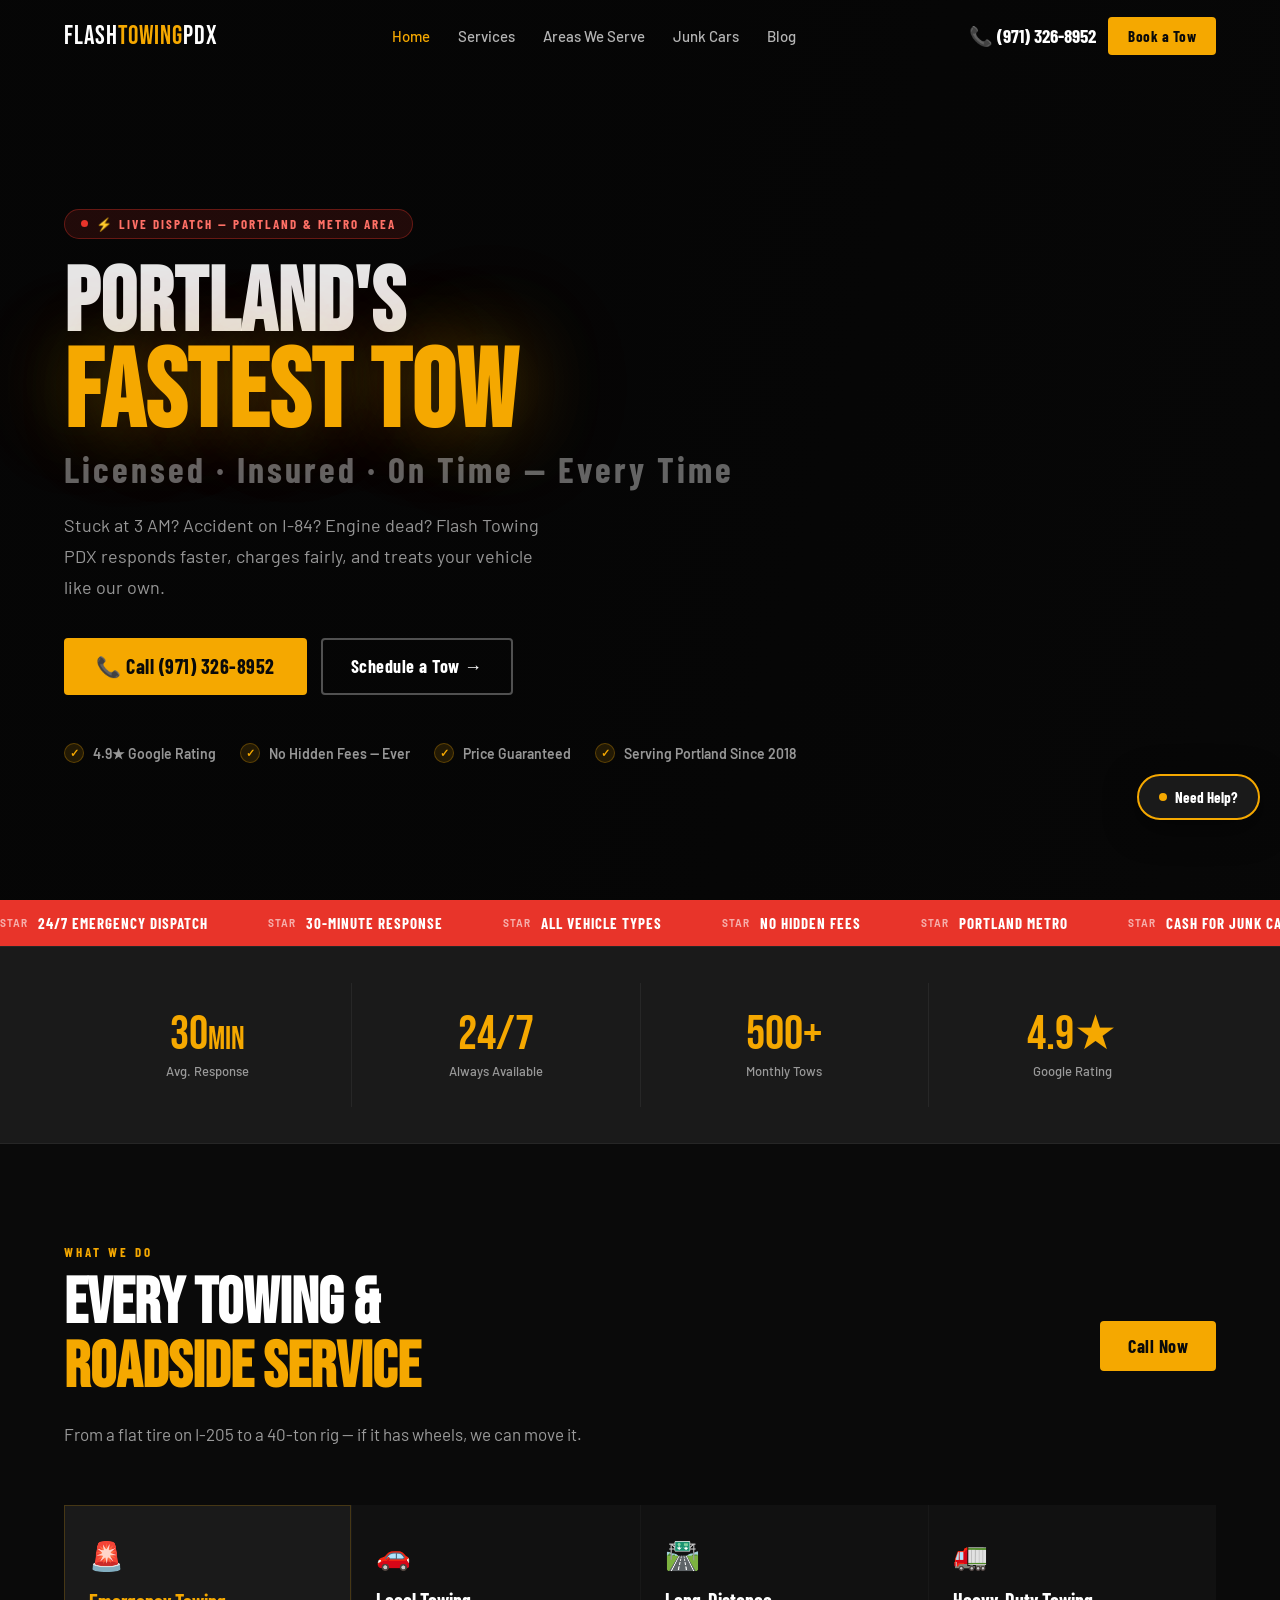
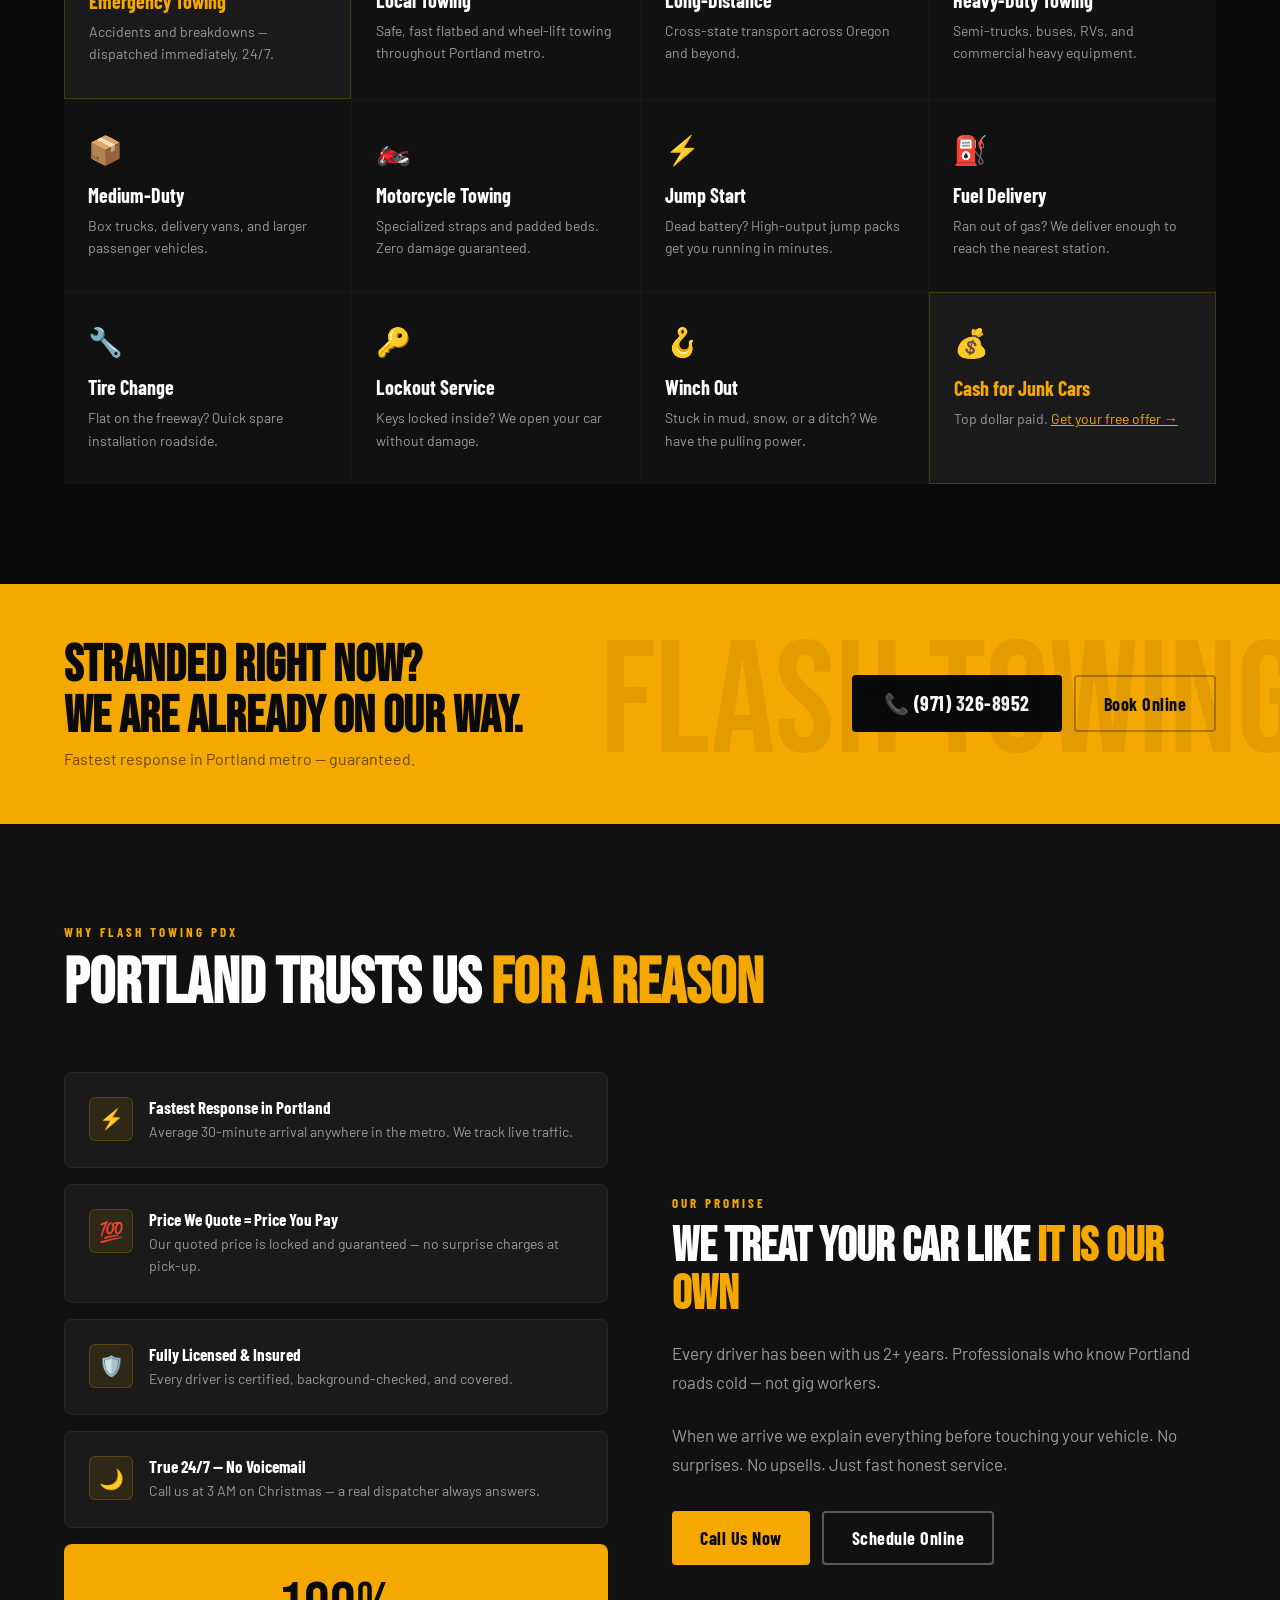
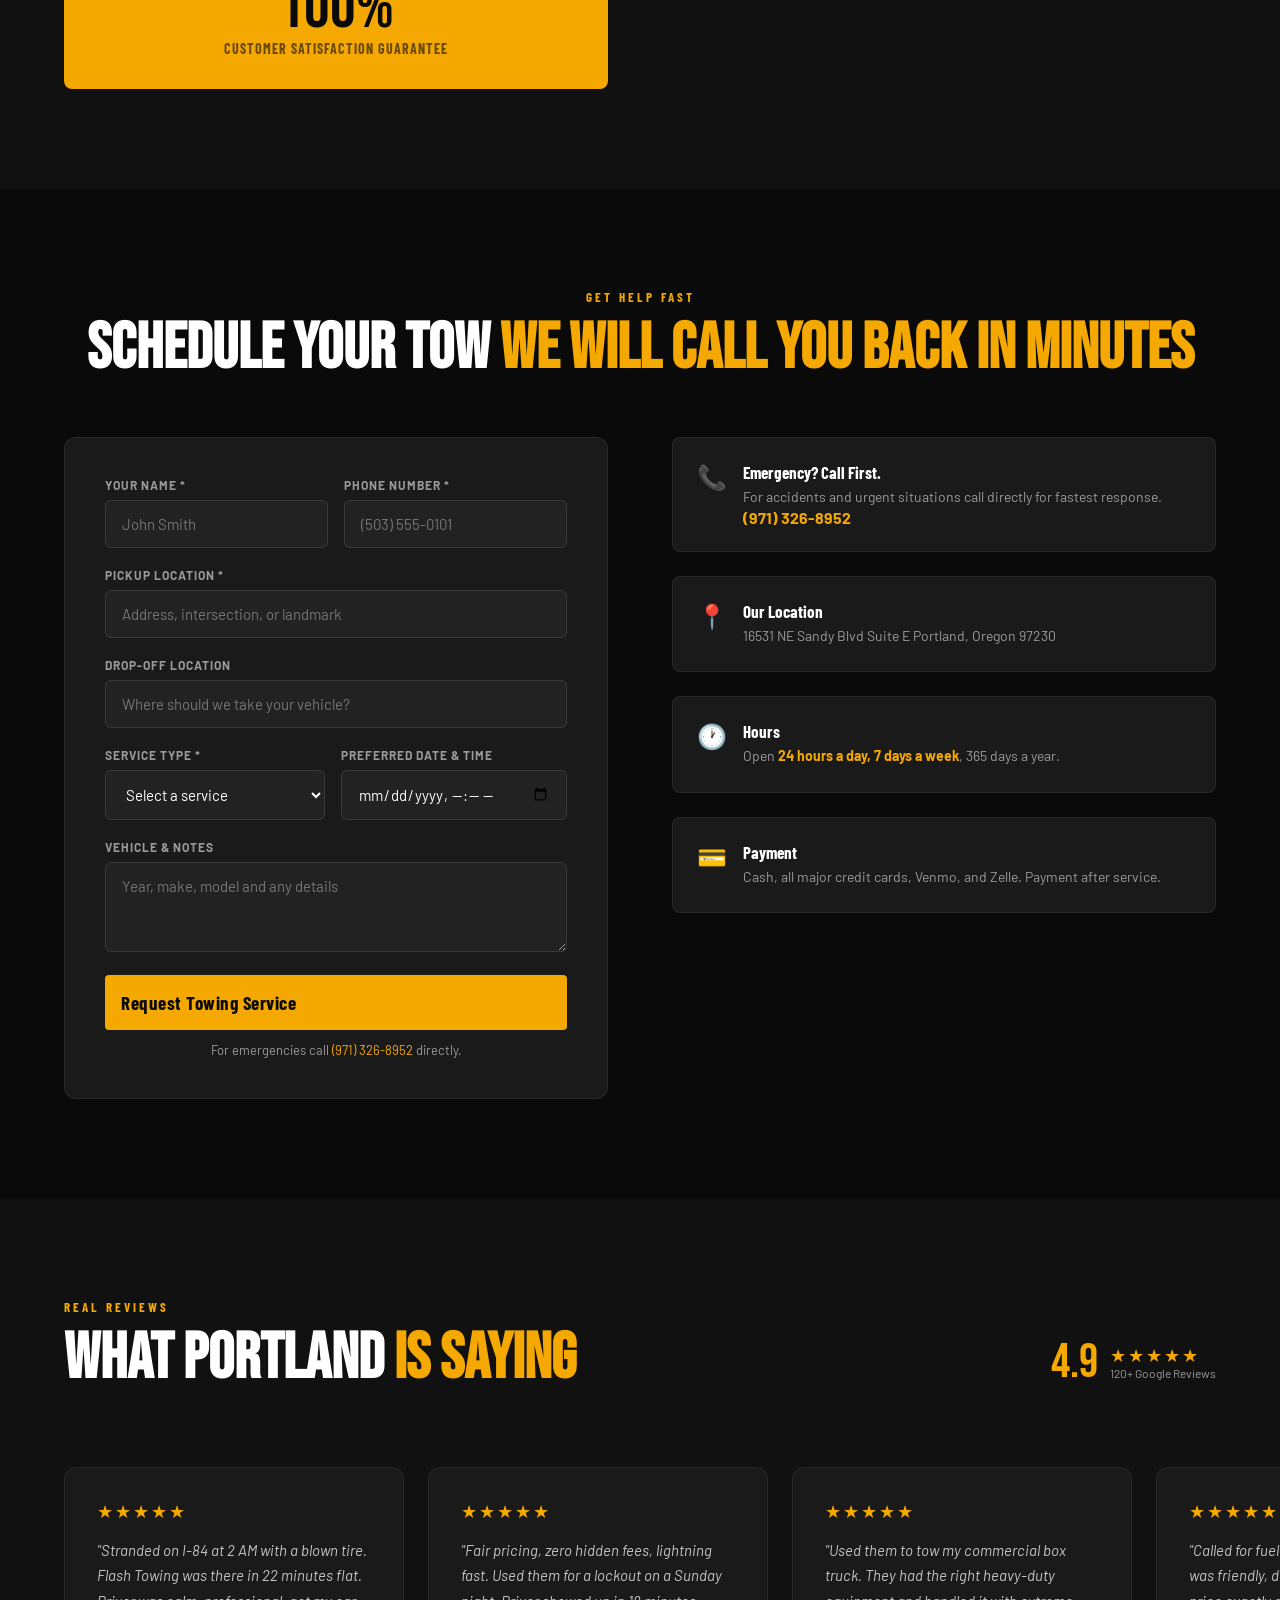
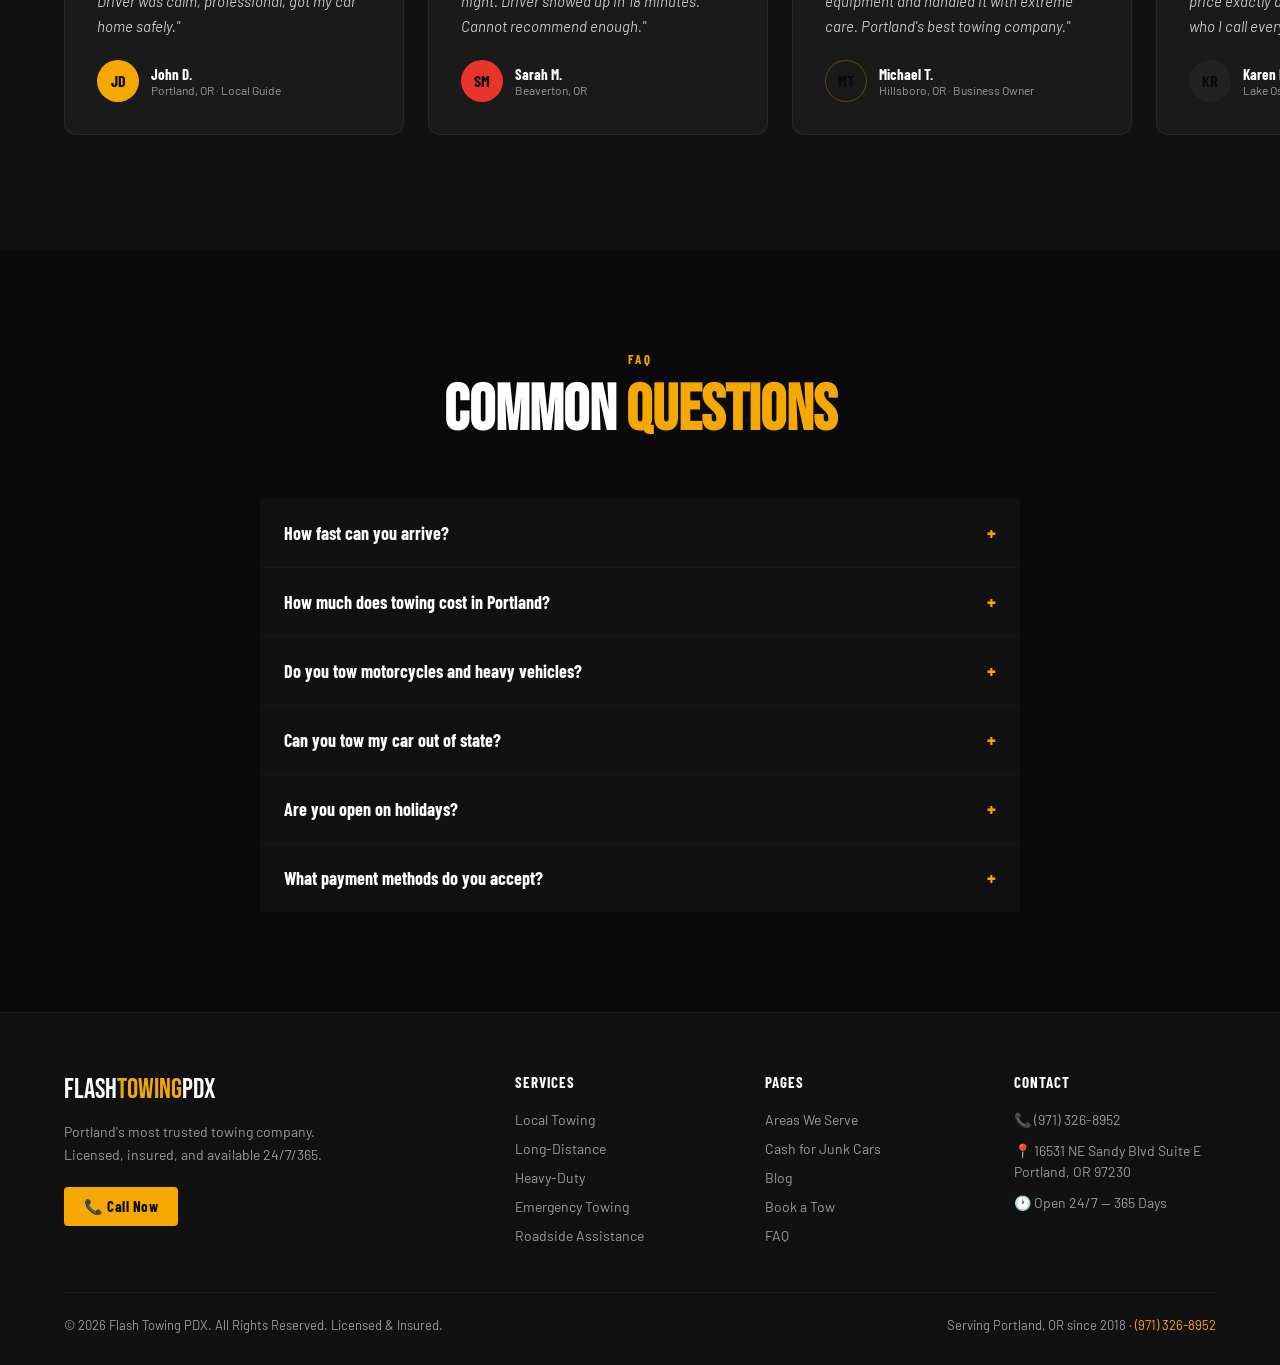
<file: index.html>
<!DOCTYPE html>
<html lang="en">
<head>
<meta charset="UTF-8">
<meta name="viewport" content="width=device-width, initial-scale=1.0">
<title>Flash Towing PDX | 24/7 Towing Service Portland OR | (971) 326-8952</title>
<meta name="description" content="Portland's fastest towing service. 24/7 emergency towing, roadside assistance and cash for junk cars. Licensed and insured. Call (971) 326-8952.">
<link rel="stylesheet" href="shared.css">
<style>
#hero{position:relative;min-height:100vh;display:flex;align-items:center;overflow:hidden;padding-top:72px;background:var(--dark)}
.hero-bg{position:absolute;inset:0;z-index:0;background:url('https://images.unsplash.com/photo-1558618666-fcd25c85cd64?w=1600&q=80') center/cover no-repeat;filter:brightness(.32) saturate(.5)}
.hero-overlay{position:absolute;inset:0;z-index:1;background:linear-gradient(105deg,rgba(5,5,5,.92) 45%,rgba(5,5,5,.55) 100%)}
.hero-content{position:relative;z-index:2;padding:80px 0;width:100%}
.hero-badge{display:inline-flex;align-items:center;gap:8px;background:rgba(232,52,42,.12);border:1px solid rgba(232,52,42,.35);border-radius:100px;padding:6px 16px;font-family:var(--ff-sub);font-size:13px;font-weight:700;letter-spacing:2px;color:#ff7066;text-transform:uppercase;margin-bottom:24px}
.hero-badge::before{content:'';width:7px;height:7px;border-radius:50%;background:var(--red);animation:pdot 1.5s infinite}
@keyframes pdot{0%,100%{opacity:1;transform:scale(1)}50%{opacity:.3;transform:scale(1.5)}}
.hero-h1{font-family:var(--ff-head);line-height:.92;letter-spacing:1px;margin-bottom:8px}
.hero-h1 .l1{font-size:clamp(3rem,7vw,6.5rem);display:block;color:rgba(255,255,255,.9)}
.hero-h1 .l2{font-size:clamp(3.5rem,8.5vw,8rem);display:block;color:var(--gold);text-shadow:0 0 80px rgba(245,168,0,.35),0 0 160px rgba(245,168,0,.15)}
.hero-h1 .l3{font-size:clamp(1.4rem,2.8vw,2.4rem);font-family:var(--ff-sub);font-weight:700;color:rgba(255,255,255,.38);display:block;letter-spacing:3px;margin-top:8px}
.hero-p{font-size:18px;color:rgba(255,255,255,.58);max-width:500px;margin:24px 0 36px;line-height:1.7}
.hero-btns{display:flex;gap:14px;flex-wrap:wrap;margin-bottom:48px}
.hero-trust{display:flex;flex-wrap:wrap;gap:24px}
.trust-pill{display:flex;align-items:center;gap:9px;font-size:14px;font-weight:600;color:rgba(255,255,255,.58)}
.trust-pill::before{content:'✓';display:inline-flex;align-items:center;justify-content:center;width:20px;height:20px;min-width:20px;border-radius:50%;background:rgba(245,168,0,.12);border:1px solid rgba(245,168,0,.28);color:var(--gold);font-size:11px;font-weight:900}
#urgency{background:var(--red);padding:14px 0;overflow:hidden}
.urgency-scroll{display:flex;gap:60px;animation:scrollx 22s linear infinite;white-space:nowrap}
.urgency-scroll span{font-family:var(--ff-sub);font-size:15px;font-weight:700;letter-spacing:1px;text-transform:uppercase;display:flex;align-items:center;gap:10px}
.urgency-scroll span::before{content:'star';font-family:var(--ff-body);font-size:10px;opacity:.6}
@keyframes scrollx{0%{transform:translateX(0)}100%{transform:translateX(-50%)}}
#trust-bar{background:var(--dark3);border-top:1px solid rgba(255,255,255,.05);border-bottom:1px solid rgba(255,255,255,.05);padding:36px 0}
.tnums{display:grid;grid-template-columns:repeat(4,1fr);gap:1px;background:rgba(255,255,255,.06)}
.tnum-item{background:var(--dark3);padding:28px 20px;text-align:center}
.tnum-n{font-family:var(--ff-head);font-size:3rem;color:var(--gold);line-height:1}
.tnum-l{font-size:13px;color:var(--gray);margin-top:4px;font-weight:500}
@media(max-width:700px){.tnums{grid-template-columns:repeat(2,1fr)}}
#services{padding:100px 0}
.svc-hdr{display:grid;grid-template-columns:1fr auto;align-items:end;gap:24px;margin-bottom:56px}
.svc-grid{display:grid;grid-template-columns:repeat(4,1fr);gap:1px;background:rgba(255,255,255,.06)}
.sc{background:var(--dark2);padding:32px 24px;transition:all .25s;position:relative;overflow:hidden}
.sc::before{content:'';position:absolute;bottom:0;left:0;right:0;height:2px;background:var(--gold);transform:scaleX(0);transition:transform .3s;transform-origin:left}
.sc:hover{background:var(--dark3);transform:translateY(-2px)}.sc:hover::before{transform:scaleX(1)}
.sc-icon{font-size:28px;margin-bottom:16px;display:block}
.sc-name{font-family:var(--ff-sub);font-size:20px;font-weight:700;color:var(--white);margin-bottom:8px}
.sc-desc{font-size:14px;color:var(--gray);line-height:1.6}
.sc.feat{background:var(--dark3);border:1px solid rgba(245,168,0,.2)}.sc.feat .sc-name{color:var(--gold)}
@media(max-width:900px){.svc-grid{grid-template-columns:repeat(2,1fr)}.svc-hdr{grid-template-columns:1fr}}
@media(max-width:500px){.svc-grid{grid-template-columns:1fr}}
.cta-strip{background:var(--gold);padding:56px 0;position:relative;overflow:hidden}
.cta-strip::before{content:'FLASH TOWING';position:absolute;font-family:var(--ff-head);font-size:10rem;color:rgba(0,0,0,.07);right:-20px;top:50%;transform:translateY(-50%);white-space:nowrap;pointer-events:none}
.cta-si{display:flex;align-items:center;justify-content:space-between;gap:24px;flex-wrap:wrap}
.cta-st h2{font-family:var(--ff-head);font-size:clamp(2rem,4vw,3.2rem);color:var(--dark);line-height:1}
.cta-st p{font-size:16px;color:rgba(10,10,10,.6);margin-top:6px}
.cta-sbs{display:flex;gap:12px;flex-wrap:wrap}
.btn-dark{background:var(--dark);color:var(--white)}
.btn-dark:hover{background:#1a1a1a;transform:translateY(-1px)}
#why{padding:100px 0;background:var(--dark2)}
.wgrid{display:grid;grid-template-columns:1fr 1fr;gap:64px;align-items:center;margin-top:56px}
.wcards{display:grid;gap:16px}
.wcard{background:var(--dark3);border:1px solid rgba(255,255,255,.06);border-radius:8px;padding:24px;display:flex;gap:16px;align-items:flex-start;transition:border-color .2s}
.wcard:hover{border-color:rgba(245,168,0,.3)}
.wci{width:44px;height:44px;border-radius:6px;background:rgba(245,168,0,.1);border:1px solid rgba(245,168,0,.2);display:flex;align-items:center;justify-content:center;flex-shrink:0;font-size:20px}
.wct h4{font-family:var(--ff-sub);font-size:17px;font-weight:700;margin-bottom:4px}
.wct p{font-size:14px;color:var(--gray);line-height:1.6}
.wstat{background:var(--gold);border-radius:8px;padding:32px;text-align:center}
.wstat .wn{font-family:var(--ff-head);font-size:4rem;color:var(--dark);line-height:1}
.wstat .wl{font-family:var(--ff-sub);font-size:14px;font-weight:700;color:rgba(10,10,10,.6);letter-spacing:1px;text-transform:uppercase}
@media(max-width:800px){.wgrid{grid-template-columns:1fr}}
#book{padding:100px 0}
.bgrid{display:grid;grid-template-columns:1fr 1fr;gap:64px;align-items:start;margin-top:56px}
.bform{background:var(--dark3);border:1px solid rgba(255,255,255,.07);border-radius:12px;padding:40px}
.frow{display:grid;grid-template-columns:1fr 1fr;gap:16px}
.fg{margin-bottom:20px}
.fg label{display:block;font-size:12px;font-weight:700;letter-spacing:1px;text-transform:uppercase;color:var(--gray);margin-bottom:8px}
.fg input,.fg select,.fg textarea{width:100%;background:var(--dark4);border:1px solid rgba(255,255,255,.1);border-radius:6px;padding:14px 16px;color:var(--white);font-family:var(--ff-body);font-size:15px;outline:none;transition:border-color .2s}
.fg input:focus,.fg select:focus,.fg textarea:focus{border-color:var(--gold)}
.fg select option{background:var(--dark4)}
.fg textarea{resize:vertical;min-height:90px}
.fsub{width:100%;padding:16px;font-size:19px}
.fnote{text-align:center;font-size:13px;color:var(--gray);margin-top:12px}
.fnote a{color:var(--gold);text-decoration:none}
.binfo{display:flex;flex-direction:column;gap:24px}
.bicard{background:var(--dark3);border:1px solid rgba(255,255,255,.06);border-radius:8px;padding:24px;display:flex;gap:16px}
.bicard h4{font-family:var(--ff-sub);font-size:17px;font-weight:700;margin-bottom:4px}
.bicard p{font-size:14px;color:var(--gray);line-height:1.6}
.bicard a{color:var(--gold);text-decoration:none;font-weight:700}
#fsuccess{display:none;background:rgba(40,180,80,.15);border:1px solid rgba(40,180,80,.3);border-radius:8px;padding:20px;text-align:center;color:#4ade80;font-family:var(--ff-sub);font-size:18px;font-weight:700;margin-top:16px}
@media(max-width:800px){.bgrid{grid-template-columns:1fr}.frow{grid-template-columns:1fr}}
#reviews{padding:100px 0;background:var(--dark2);overflow:hidden}
.rtrack{display:flex;gap:24px;margin-top:56px;overflow-x:auto;padding-bottom:16px;scroll-snap-type:x mandatory}
.rtrack::-webkit-scrollbar{height:3px}.rtrack::-webkit-scrollbar-thumb{background:var(--gold)}
.rcard{background:var(--dark3);border:1px solid rgba(255,255,255,.06);border-radius:12px;padding:32px;min-width:340px;max-width:340px;scroll-snap-align:start;flex-shrink:0;transition:border-color .2s}
.rcard:hover{border-color:rgba(245,168,0,.2)}
.rstars{color:var(--gold);font-size:18px;letter-spacing:2px;margin-bottom:16px}
.rtext{font-size:15px;color:rgba(255,255,255,.75);line-height:1.7;margin-bottom:20px;font-style:italic}
.rauth{display:flex;align-items:center;gap:12px}
.ravatar{width:42px;height:42px;border-radius:50%;background:var(--gold);display:flex;align-items:center;justify-content:center;font-family:var(--ff-sub);font-size:16px;font-weight:700;color:var(--dark);flex-shrink:0}
.rname{font-family:var(--ff-sub);font-size:15px;font-weight:700}
.rmeta{font-size:12px;color:var(--gray)}
#faq{padding:100px 0}
.flist{max-width:760px;margin:56px auto 0;display:grid;gap:1px;background:rgba(255,255,255,.06)}
.fi{background:var(--dark2)}
.fq{width:100%;text-align:left;background:none;border:none;padding:22px 24px;display:flex;justify-content:space-between;align-items:center;font-family:var(--ff-sub);font-size:18px;font-weight:700;color:var(--white);cursor:pointer;gap:16px;transition:color .2s}
.fq:hover{color:var(--gold)}.fq .ficon{font-size:20px;flex-shrink:0;transition:transform .3s;color:var(--gold)}
.fq.open .ficon{transform:rotate(45deg)}
.fa{max-height:0;overflow:hidden;transition:max-height .35s ease}.fa.open{max-height:300px}
.fa-inner{padding:0 24px 22px;font-size:15px;color:var(--gray);line-height:1.7}
#chat-bubble{position:fixed;bottom:80px;right:20px;z-index:998;background:var(--dark3);border:2px solid var(--gold);border-radius:100px;padding:12px 20px;cursor:pointer;display:flex;align-items:center;gap:8px;font-family:var(--ff-sub);font-size:15px;font-weight:700;color:var(--white);box-shadow:0 8px 32px rgba(0,0,0,.5);transition:all .2s}
#chat-bubble:hover{background:var(--gold);color:var(--dark)}
#chat-bubble .dot{width:8px;height:8px;border-radius:50%;background:var(--gold);animation:pdot 1.5s infinite}
#chat-bubble:hover .dot{background:var(--dark)}
#chat-panel{position:fixed;bottom:150px;right:20px;width:340px;background:var(--dark3);border:1px solid rgba(255,255,255,.1);border-radius:16px;z-index:998;overflow:hidden;box-shadow:0 20px 60px rgba(0,0,0,.6);display:none;flex-direction:column;max-height:480px}
#chat-panel.open{display:flex}
.chead{background:var(--dark4);padding:16px 20px;display:flex;align-items:center;justify-content:space-between;border-bottom:1px solid rgba(255,255,255,.07)}
.cheadl{display:flex;align-items:center;gap:10px}
.cavatar{width:36px;height:36px;border-radius:50%;background:var(--gold);display:flex;align-items:center;justify-content:center;font-family:var(--ff-head);font-size:16px;color:var(--dark)}
.cname{font-family:var(--ff-sub);font-size:15px;font-weight:700}
.cstatus{font-size:11px;color:#4ade80;display:flex;align-items:center;gap:4px}
.cstatus::before{content:'';width:6px;height:6px;border-radius:50%;background:#4ade80}
#cclose{background:none;border:none;color:var(--gray);font-size:20px;cursor:pointer;line-height:1}
#cclose:hover{color:var(--white)}
#cmsgs{flex:1;overflow-y:auto;padding:16px;display:flex;flex-direction:column;gap:12px}
.msg{max-width:85%;padding:12px 14px;border-radius:10px;font-size:14px;line-height:1.5}
.mbot{background:var(--dark4);border:1px solid rgba(255,255,255,.07);align-self:flex-start;border-radius:4px 12px 12px 12px}
.musr{background:var(--gold);color:var(--dark);align-self:flex-end;font-weight:600;border-radius:12px 4px 12px 12px}
.mtyping{display:flex;gap:4px;align-items:center;padding:14px 16px}
.mtyping span{width:7px;height:7px;border-radius:50%;background:var(--gold);animation:bounce .8s infinite}
.mtyping span:nth-child(2){animation-delay:.15s}.mtyping span:nth-child(3){animation-delay:.3s}
@keyframes bounce{0%,100%{transform:translateY(0)}50%{transform:translateY(-5px)}}
.cinrow{padding:12px;border-top:1px solid rgba(255,255,255,.07);display:flex;gap:8px}
#cinput{flex:1;background:var(--dark4);border:1px solid rgba(255,255,255,.1);border-radius:8px;padding:10px 14px;color:var(--white);font-family:var(--ff-body);font-size:14px;outline:none;transition:border-color .2s}
#cinput:focus{border-color:var(--gold)}
#csend{background:var(--gold);color:var(--dark);border:none;border-radius:8px;padding:10px 16px;cursor:pointer;font-family:var(--ff-sub);font-size:14px;font-weight:700}
@media(max-width:768px){#chat-bubble,#chat-panel{display:none!important}}
</style>
</head>
<body>
<section id="hero">
  <div class="hero-bg"></div>
  <div class="hero-overlay"></div>
  <div class="container">
    <div class="hero-content">
      <div class="hero-badge">⚡ Live Dispatch — Portland &amp; Metro Area</div>
      <h1 class="hero-h1">
        <span class="l1">PORTLAND'S</span>
        <span class="l2">FASTEST TOW</span>
        <span class="l3">Licensed · Insured · On Time — Every Time</span>
      </h1>
      <p class="hero-p">Stuck at 3 AM? Accident on I-84? Engine dead? Flash Towing PDX responds faster, charges fairly, and treats your vehicle like our own.</p>
      <div class="hero-btns">
        <a href="tel:9713268952" class="btn btn-gold" style="font-size:20px;padding:16px 32px">📞 Call (971) 326-8952</a>
        <a href="#book" class="btn btn-outline">Schedule a Tow →</a>
      </div>
      <div class="hero-trust">
        <div class="trust-pill">4.9★ Google Rating</div>
        <div class="trust-pill">No Hidden Fees — Ever</div>
        <div class="trust-pill">Price Guaranteed</div>
        <div class="trust-pill">Serving Portland Since 2018</div>
      </div>
    </div>
  </div>
</section>
<div id="urgency" aria-hidden="true">
  <div class="urgency-scroll">
    <span>24/7 Emergency Dispatch</span><span>30-Minute Response</span><span>All Vehicle Types</span><span>No Hidden Fees</span><span>Portland Metro</span><span>Cash for Junk Cars</span><span>Licensed &amp; Insured</span><span>Call (971) 326-8952</span>
    <span>24/7 Emergency Dispatch</span><span>30-Minute Response</span><span>All Vehicle Types</span><span>No Hidden Fees</span><span>Portland Metro</span><span>Cash for Junk Cars</span><span>Licensed &amp; Insured</span><span>Call (971) 326-8952</span>
  </div>
</div>
<section id="trust-bar">
  <div class="container">
    <div class="tnums">
      <div class="tnum-item fade-up"><div class="tnum-n">30<span style="font-size:2rem">min</span></div><div class="tnum-l">Avg. Response</div></div>
      <div class="tnum-item fade-up" style="transition-delay:.1s"><div class="tnum-n">24/7</div><div class="tnum-l">Always Available</div></div>
      <div class="tnum-item fade-up" style="transition-delay:.2s"><div class="tnum-n">500+</div><div class="tnum-l">Monthly Tows</div></div>
      <div class="tnum-item fade-up" style="transition-delay:.3s"><div class="tnum-n">4.9★</div><div class="tnum-l">Google Rating</div></div>
    </div>
  </div>
</section>
<section id="services">
  <div class="container">
    <div class="svc-hdr fade-up">
      <div>
        <span class="section-label">What We Do</span>
        <h2 class="section-title">Every Towing &amp;<br><span>Roadside Service</span></h2>
        <p class="section-sub">From a flat tire on I-205 to a 40-ton rig — if it has wheels, we can move it.</p>
      </div>
      <a href="tel:9713268952" class="btn btn-gold" style="align-self:center">Call Now</a>
    </div>
    <div class="svc-grid fade-up">
      <div class="sc feat"><span class="sc-icon">🚨</span><div class="sc-name">Emergency Towing</div><div class="sc-desc">Accidents and breakdowns — dispatched immediately, 24/7.</div></div>
      <div class="sc"><span class="sc-icon">🚗</span><div class="sc-name">Local Towing</div><div class="sc-desc">Safe, fast flatbed and wheel-lift towing throughout Portland metro.</div></div>
      <div class="sc"><span class="sc-icon">🛣️</span><div class="sc-name">Long-Distance</div><div class="sc-desc">Cross-state transport across Oregon and beyond.</div></div>
      <div class="sc"><span class="sc-icon">🚛</span><div class="sc-name">Heavy-Duty Towing</div><div class="sc-desc">Semi-trucks, buses, RVs, and commercial heavy equipment.</div></div>
      <div class="sc"><span class="sc-icon">📦</span><div class="sc-name">Medium-Duty</div><div class="sc-desc">Box trucks, delivery vans, and larger passenger vehicles.</div></div>
      <div class="sc"><span class="sc-icon">🏍️</span><div class="sc-name">Motorcycle Towing</div><div class="sc-desc">Specialized straps and padded beds. Zero damage guaranteed.</div></div>
      <div class="sc"><span class="sc-icon">⚡</span><div class="sc-name">Jump Start</div><div class="sc-desc">Dead battery? High-output jump packs get you running in minutes.</div></div>
      <div class="sc"><span class="sc-icon">⛽</span><div class="sc-name">Fuel Delivery</div><div class="sc-desc">Ran out of gas? We deliver enough to reach the nearest station.</div></div>
      <div class="sc"><span class="sc-icon">🔧</span><div class="sc-name">Tire Change</div><div class="sc-desc">Flat on the freeway? Quick spare installation roadside.</div></div>
      <div class="sc"><span class="sc-icon">🔑</span><div class="sc-name">Lockout Service</div><div class="sc-desc">Keys locked inside? We open your car without damage.</div></div>
      <div class="sc"><span class="sc-icon">🪝</span><div class="sc-name">Winch Out</div><div class="sc-desc">Stuck in mud, snow, or a ditch? We have the pulling power.</div></div>
      <div class="sc feat"><span class="sc-icon">💰</span><div class="sc-name">Cash for Junk Cars</div><div class="sc-desc">Top dollar paid. <a href="junk-car.html" style="color:var(--gold)">Get your free offer →</a></div></div>
    </div>
  </div>
</section>
<div class="cta-strip">
  <div class="container">
    <div class="cta-si">
      <div class="cta-st"><h2>Stranded Right Now?<br>We Are Already On Our Way.</h2><p>Fastest response in Portland metro — guaranteed.</p></div>
      <div class="cta-sbs">
        <a href="tel:9713268952" class="btn btn-dark" style="font-size:20px;padding:16px 32px">📞 (971) 326-8952</a>
        <a href="#book" class="btn btn-outline" style="border-color:rgba(10,10,10,.3);color:var(--dark)">Book Online</a>
      </div>
    </div>
  </div>
</div>
<section id="why">
  <div class="container">
    <span class="section-label fade-up">Why Flash Towing PDX</span>
    <h2 class="section-title fade-up">Portland Trusts Us <span>For a Reason</span></h2>
    <div class="wgrid">
      <div class="wcards fade-up">
        <div class="wcard"><div class="wci">⚡</div><div class="wct"><h4>Fastest Response in Portland</h4><p>Average 30-minute arrival anywhere in the metro. We track live traffic.</p></div></div>
        <div class="wcard"><div class="wci">💯</div><div class="wct"><h4>Price We Quote = Price You Pay</h4><p>Our quoted price is locked and guaranteed — no surprise charges at pick-up.</p></div></div>
        <div class="wcard"><div class="wci">🛡️</div><div class="wct"><h4>Fully Licensed &amp; Insured</h4><p>Every driver is certified, background-checked, and covered.</p></div></div>
        <div class="wcard"><div class="wci">🌙</div><div class="wct"><h4>True 24/7 — No Voicemail</h4><p>Call us at 3 AM on Christmas — a real dispatcher always answers.</p></div></div>
        <div class="wstat"><div class="wn">100%</div><div class="wl">Customer Satisfaction Guarantee</div></div>
      </div>
      <div class="fade-up" style="transition-delay:.15s">
        <span class="section-label">Our Promise</span>
        <h3 class="section-title" style="font-size:clamp(2rem,4vw,3rem)">We Treat Your Car Like <span>It Is Our Own</span></h3>
        <p class="section-sub" style="margin-bottom:24px">Every driver has been with us 2+ years. Professionals who know Portland roads cold — not gig workers.</p>
        <p class="section-sub">When we arrive we explain everything before touching your vehicle. No surprises. No upsells. Just fast honest service.</p>
        <div style="margin-top:32px;display:flex;gap:12px;flex-wrap:wrap">
          <a href="tel:9713268952" class="btn btn-gold">Call Us Now</a>
          <a href="#book" class="btn btn-outline">Schedule Online</a>
        </div>
      </div>
    </div>
  </div>
</section>
<section id="book">
  <div class="container">
    <div style="text-align:center" class="fade-up">
      <span class="section-label">Get Help Fast</span>
      <h2 class="section-title">Schedule Your Tow <span>We Will Call You Back in Minutes</span></h2>
    </div>
    <div class="bgrid">
      <div class="bform fade-up">
        <form id="towform" onsubmit="submitForm(event)">
          <div class="frow"><div class="fg"><label>Your Name *</label><input type="text" name="name" placeholder="John Smith" required></div><div class="fg"><label>Phone Number *</label><input type="tel" name="phone" placeholder="(503) 555-0101" required></div></div>
          <div class="fg"><label>Pickup Location *</label><input type="text" name="pickup" placeholder="Address, intersection, or landmark" required></div>
          <div class="fg"><label>Drop-off Location</label><input type="text" name="dropoff" placeholder="Where should we take your vehicle?"></div>
          <div class="frow">
            <div class="fg"><label>Service Type *</label><select name="service" required><option value="">Select a service</option><option>Emergency Towing</option><option>Local Towing</option><option>Long-Distance Towing</option><option>Heavy-Duty Towing</option><option>Medium-Duty Towing</option><option>Motorcycle Towing</option><option>Jump Start</option><option>Fuel Delivery</option><option>Tire Change</option><option>Lockout Service</option><option>Winch Out</option><option>Cash for Junk Car</option></select></div>
            <div class="fg"><label>Preferred Date &amp; Time</label><input type="datetime-local" name="datetime"></div>
          </div>
          <div class="fg"><label>Vehicle &amp; Notes</label><textarea name="notes" placeholder="Year, make, model and any details"></textarea></div>
          <button type="submit" class="btn btn-gold fsub">Request Towing Service</button>
          <p class="fnote">For emergencies call <a href="tel:9713268952">(971) 326-8952</a> directly.</p>
        </form>
        <div id="fsuccess">Request received! We will call you within 5 minutes.</div>
      </div>
      <div class="binfo fade-up" style="transition-delay:.15s">
        <div class="bicard"><div style="font-size:24px;flex-shrink:0">📞</div><div><h4>Emergency? Call First.</h4><p>For accidents and urgent situations call directly for fastest response.</p><a href="tel:9713268952">(971) 326-8952</a></div></div>
        <div class="bicard"><div style="font-size:24px;flex-shrink:0">📍</div><div><h4>Our Location</h4><p>16531 NE Sandy Blvd Suite E Portland, Oregon 97230</p></div></div>
        <div class="bicard"><div style="font-size:24px;flex-shrink:0">🕐</div><div><h4>Hours</h4><p>Open <strong style="color:var(--gold)">24 hours a day, 7 days a week</strong>, 365 days a year.</p></div></div>
        <div class="bicard"><div style="font-size:24px;flex-shrink:0">💳</div><div><h4>Payment</h4><p>Cash, all major credit cards, Venmo, and Zelle. Payment after service.</p></div></div>
      </div>
    </div>
  </div>
</section>
<section id="reviews">
  <div class="container">
    <div class="fade-up" style="display:flex;justify-content:space-between;align-items:flex-end;flex-wrap:wrap;gap:16px">
      <div><span class="section-label">Real Reviews</span><h2 class="section-title">What Portland <span>Is Saying</span></h2></div>
      <div style="display:flex;align-items:center;gap:12px;margin-bottom:20px"><span style="font-family:var(--ff-head);font-size:3rem;color:var(--gold)">4.9</span><div><div style="color:var(--gold);font-size:18px;letter-spacing:2px">★★★★★</div><div style="font-size:12px;color:var(--gray)">120+ Google Reviews</div></div></div>
    </div>
  </div>
  <div style="padding-left:max(24px,calc((100vw - 1200px)/2 + 24px))">
    <div class="rtrack fade-up">
      <div class="rcard"><div class="rstars">★★★★★</div><p class="rtext">"Stranded on I-84 at 2 AM with a blown tire. Flash Towing was there in 22 minutes flat. Driver was calm, professional, got my car home safely."</p><div class="rauth"><div class="ravatar">JD</div><div><div class="rname">John D.</div><div class="rmeta">Portland, OR · Local Guide</div></div></div></div>
      <div class="rcard"><div class="rstars">★★★★★</div><p class="rtext">"Fair pricing, zero hidden fees, lightning fast. Used them for a lockout on a Sunday night. Driver showed up in 18 minutes. Cannot recommend enough."</p><div class="rauth"><div class="ravatar" style="background:#E8342A">SM</div><div><div class="rname">Sarah M.</div><div class="rmeta">Beaverton, OR</div></div></div></div>
      <div class="rcard"><div class="rstars">★★★★★</div><p class="rtext">"Used them to tow my commercial box truck. They had the right heavy-duty equipment and handled it with extreme care. Portland's best towing company."</p><div class="rauth"><div class="ravatar" style="background:#1A1A1A;border:1px solid rgba(245,168,0,.3)">MT</div><div><div class="rname">Michael T.</div><div class="rmeta">Hillsboro, OR · Business Owner</div></div></div></div>
      <div class="rcard"><div class="rstars">★★★★★</div><p class="rtext">"Called for fuel delivery at 11 PM. Dispatcher was friendly, driver there in 25 minutes, price exactly as quoted. No games. This is who I call every time."</p><div class="rauth"><div class="ravatar" style="background:#222">KR</div><div><div class="rname">Karen R.</div><div class="rmeta">Lake Oswego, OR</div></div></div></div>
    </div>
  </div>
</section>
<section id="faq">
  <div class="container">
    <div style="text-align:center" class="fade-up"><span class="section-label">FAQ</span><h2 class="section-title">Common <span>Questions</span></h2></div>
    <div class="flist fade-up">
      <div class="fi"><button class="fq" onclick="tFaq(this)">How fast can you arrive? <span class="ficon">+</span></button><div class="fa"><div class="fa-inner">Average 30 minutes anywhere in Portland metro. Real ETA given when you call.</div></div></div>
      <div class="fi"><button class="fq" onclick="tFaq(this)">How much does towing cost in Portland? <span class="ficon">+</span></button><div class="fa"><div class="fa-inner">Depends on vehicle type and distance. We provide a transparent quote before dispatching — no hidden fees ever.</div></div></div>
      <div class="fi"><button class="fq" onclick="tFaq(this)">Do you tow motorcycles and heavy vehicles? <span class="ficon">+</span></button><div class="fa"><div class="fa-inner">Yes — motorcycles to semi-trucks. Specialized flatbeds and heavy wreckers in our fleet.</div></div></div>
      <div class="fi"><button class="fq" onclick="tFaq(this)">Can you tow my car out of state? <span class="ficon">+</span></button><div class="fa"><div class="fa-inner">Absolutely. Long-distance towing statewide and into Washington, Idaho, and California.</div></div></div>
      <div class="fi"><button class="fq" onclick="tFaq(this)">Are you open on holidays? <span class="ficon">+</span></button><div class="fa"><div class="fa-inner">Yes — 24 hours a day, 365 days a year including Christmas and Thanksgiving.</div></div></div>
      <div class="fi"><button class="fq" onclick="tFaq(this)">What payment methods do you accept? <span class="ficon">+</span></button><div class="fa"><div class="fa-inner">Cash, all major credit/debit cards, Venmo, Zelle, and Apple Pay. Payment after service.</div></div></div>
    </div>
  </div>
</section>
<button id="chat-bubble" onclick="toggleChat()"><span class="dot"></span> Need Help?</button>
<div id="chat-panel">
  <div class="chead"><div class="cheadl"><div class="cavatar">F</div><div><div class="cname">Flash Assistant</div><div class="cstatus">Online</div></div></div><button id="cclose" onclick="toggleChat()">x</button></div>
  <div id="cmsgs"><div class="msg mbot">Hi! I am Flash. Need a tow in Portland? Call <a href="tel:9713268952" style="color:var(--gold)">(971) 326-8952</a> or ask me anything!</div></div>
  <div class="cinrow"><input id="cinput" type="text" placeholder="Ask about towing..." onkeydown="if(event.key==='Enter')sChat()"><button id="csend" onclick="sChat()">Send</button></div>
</div>
<script src="shared.js"></script>
<script>
initShared('Home');
function tFaq(btn){btn.classList.toggle('open');btn.nextElementSibling.classList.toggle('open');}
function submitForm(e){e.preventDefault();const b=e.target.querySelector('button[type=submit]');b.textContent='Sending...';b.disabled=true;setTimeout(()=>{e.target.style.display='none';document.getElementById('fsuccess').style.display='block';},1200);}
const CK='YOUR_GEMINI_API_KEY_HERE';const SYS='You are Flash, AI assistant for Flash Towing PDX Portland Oregon. 2-3 sentences max. Phone (971)326-8952. Open 24/7. For emergencies always say call (971)326-8952. Never quote exact prices.';
let ch=[];
function toggleChat(){document.getElementById('chat-panel').classList.toggle('open');}
async function sChat(){
  const inp=document.getElementById('cinput');const msgs=document.getElementById('cmsgs');
  const t=inp.value.trim();if(!t)return;inp.value='';
  const um=document.createElement('div');um.className='msg musr';um.textContent=t;msgs.appendChild(um);
  const ty=document.createElement('div');ty.className='msg mbot mtyping';ty.innerHTML='<span></span><span></span><span></span>';msgs.appendChild(ty);msgs.scrollTop=msgs.scrollHeight;
  ch.push({role:'user',parts:[{text:t}]});
  try{
    const r=await fetch(`https://generativelanguage.googleapis.com/v1beta/models/gemini-2.0-flash:generateContent?key=${CK}`,{method:'POST',headers:{'Content-Type':'application/json'},body:JSON.stringify({contents:[{role:'user',parts:[{text:SYS}]},{role:'model',parts:[{text:'Ready!'}]},...ch],generationConfig:{maxOutputTokens:200}})});
    const d=await r.json();const rep=d.candidates?.[0]?.content?.parts?.[0]?.text||'Please call us at (971) 326-8952!';
    ch.push({role:'model',parts:[{text:rep}]});msgs.removeChild(ty);
    const bm=document.createElement('div');bm.className='msg mbot';bm.innerHTML=rep.replace(/\(971\) 326-8952/g,'<a href="tel:9713268952" style="color:var(--gold)">(971) 326-8952</a>');msgs.appendChild(bm);msgs.scrollTop=msgs.scrollHeight;
  }catch(e){msgs.removeChild(ty);const bm=document.createElement('div');bm.className='msg mbot';bm.textContent='Please call us at (971) 326-8952!';msgs.appendChild(bm);}
}
</script>
</body>
</html>
</file>
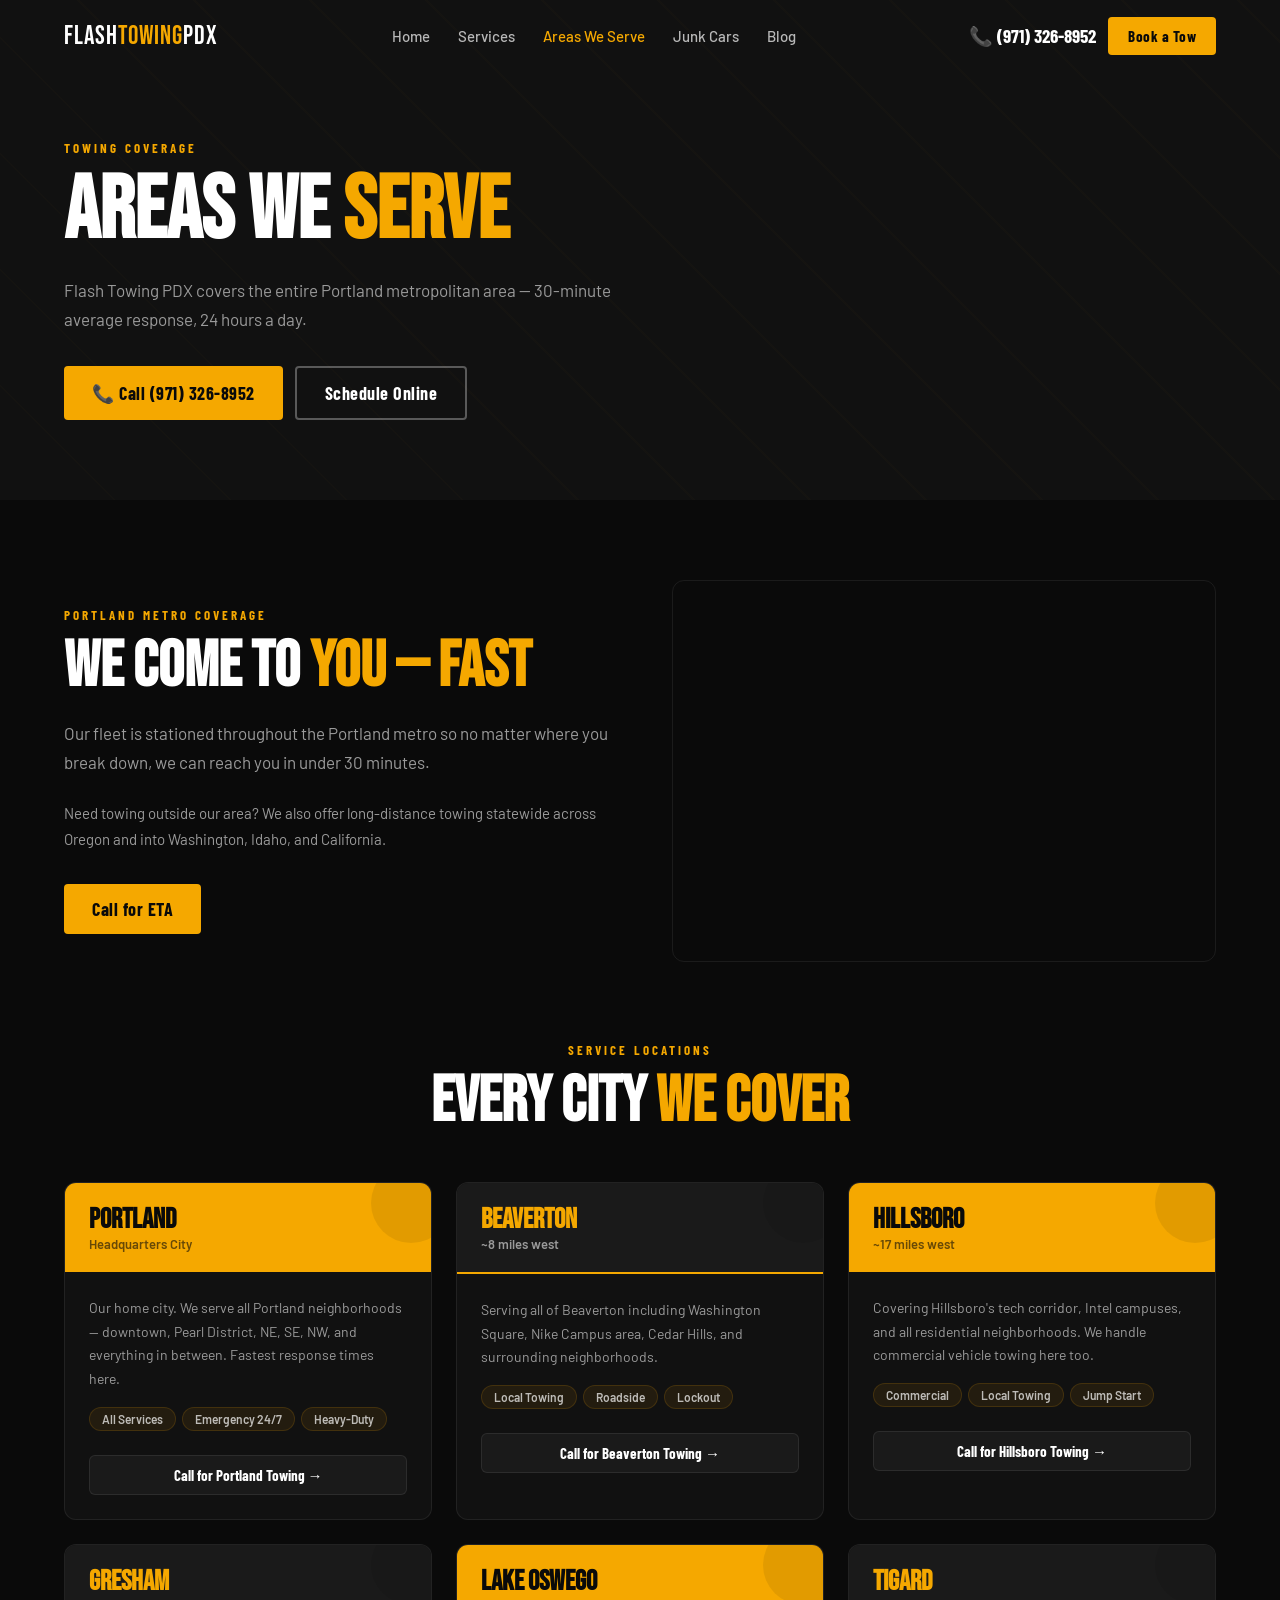
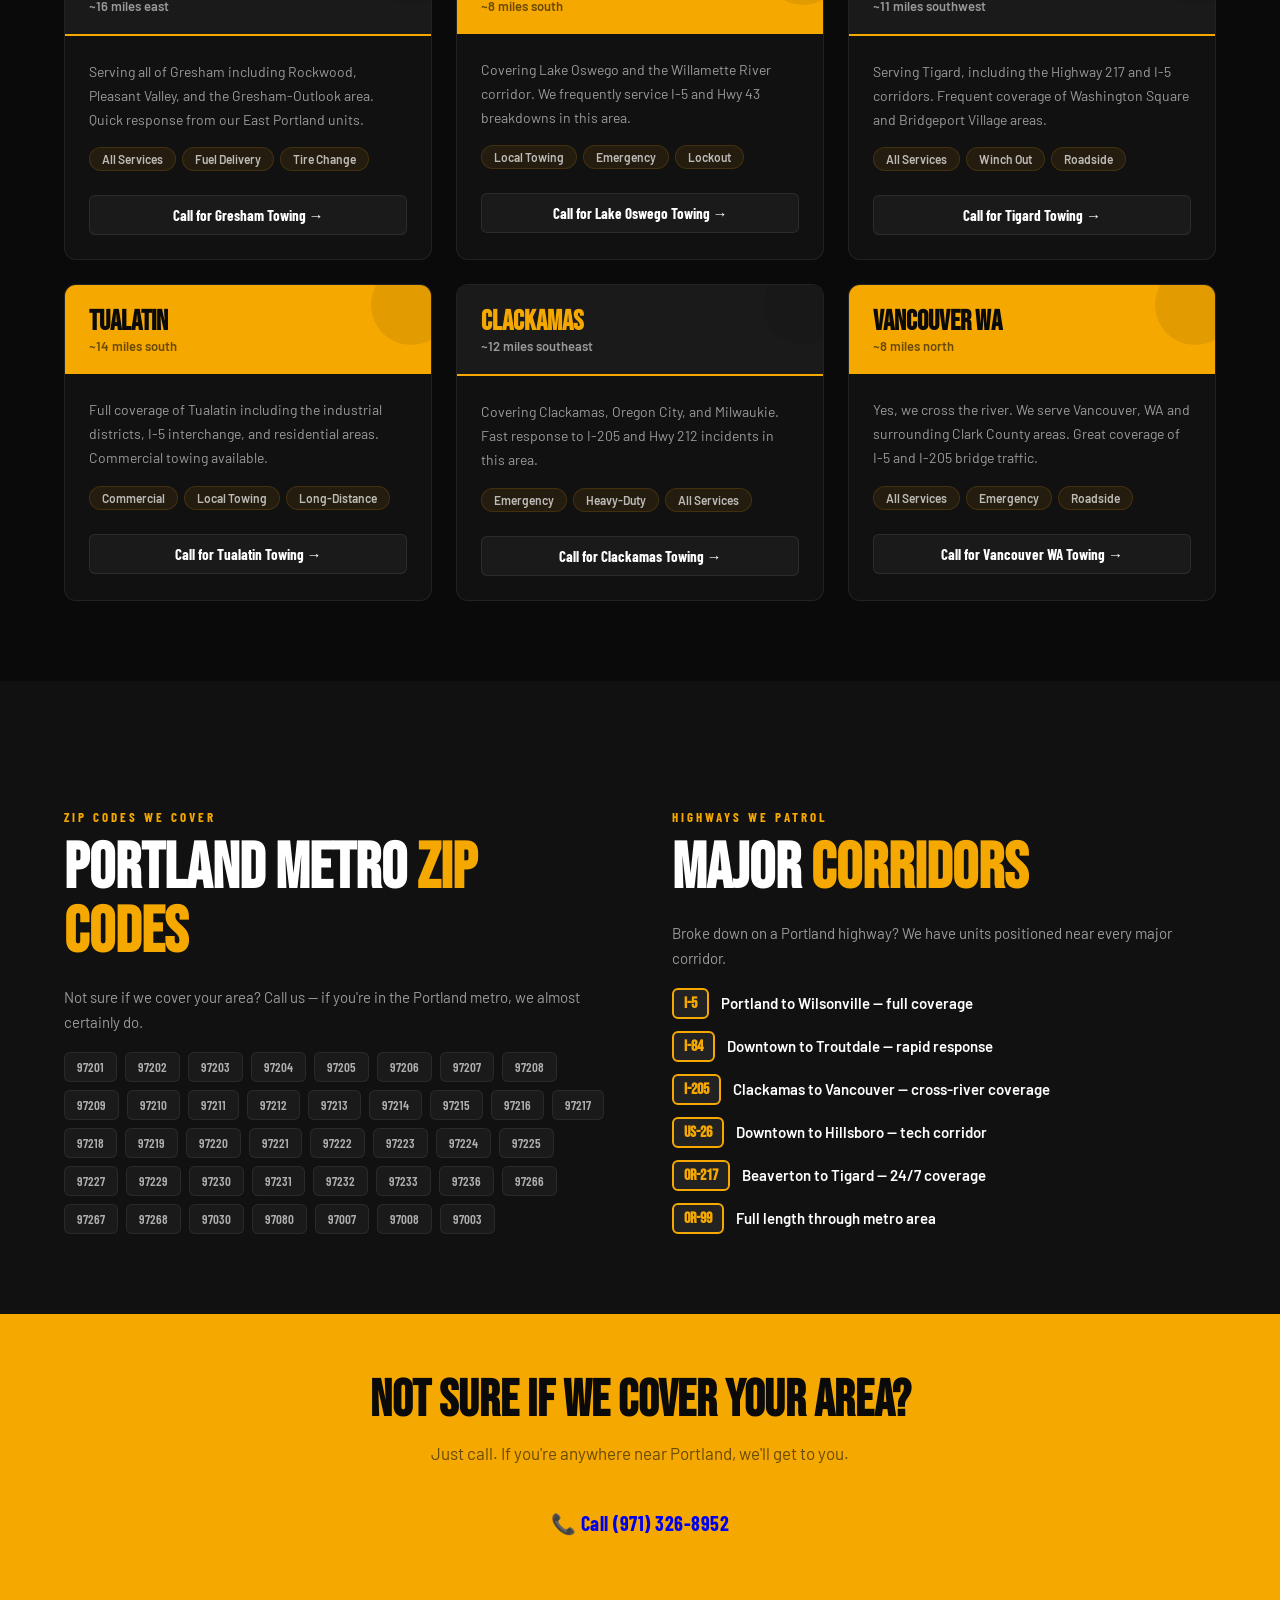
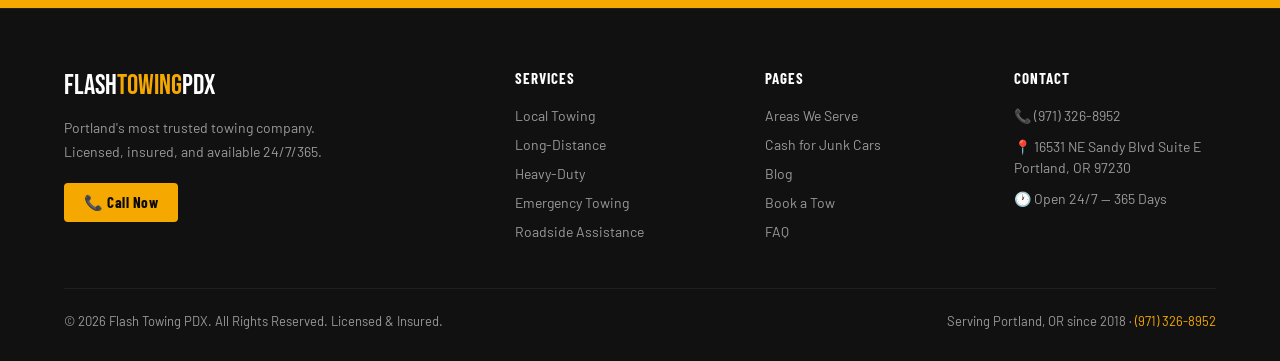
<file: areas.html>
<!DOCTYPE html>
<html lang="en">
<head>
<meta charset="UTF-8">
<meta name="viewport" content="width=device-width, initial-scale=1.0">
<title>Towing Service Areas Portland OR | Flash Towing PDX Serves All Metro</title>
<meta name="description" content="Flash Towing PDX serves all of Portland metro — Beaverton, Gresham, Hillsboro, Lake Oswego, Tigard, and more. 24/7 towing, 30-min response. Call (971) 326-8952.">
<link rel="stylesheet" href="shared.css">
<style>
.page-hero{padding:140px 0 80px;position:relative;overflow:hidden;background:var(--dark2)}
.page-hero::before{content:'';position:absolute;inset:0;background:repeating-linear-gradient(45deg,transparent,transparent 80px,rgba(245,168,0,.015) 80px,rgba(245,168,0,.015) 82px)}
#areas-main{padding:80px 0;background:var(--dark)}
.areas-intro{display:grid;grid-template-columns:1fr 1fr;gap:64px;align-items:center;margin-bottom:80px}
.map-wrap{border-radius:12px;overflow:hidden;border:1px solid rgba(255,255,255,.07)}
.area-cards{display:grid;grid-template-columns:repeat(3,1fr);gap:24px;margin-top:48px}
.area-card{background:var(--dark2);border:1px solid rgba(255,255,255,.07);border-radius:12px;overflow:hidden;transition:all .25s}
.area-card:hover{border-color:rgba(245,168,0,.3);transform:translateY(-3px)}
.area-card-top{background:var(--gold);padding:20px 24px;position:relative;overflow:hidden}
.area-card-top::before{content:'';position:absolute;top:-20px;right:-20px;width:80px;height:80px;border-radius:50%;background:rgba(0,0,0,.08)}
.area-card-top h3{font-family:var(--ff-head);font-size:28px;color:var(--dark);position:relative;z-index:1}
.area-card-top .dist{font-size:13px;color:rgba(10,10,10,.6);font-weight:600;position:relative;z-index:1}
.area-card-body{padding:24px}
.area-card-body p{font-size:14px;color:var(--gray);line-height:1.7;margin-bottom:16px}
.area-services{display:flex;flex-wrap:wrap;gap:6px}
.area-svc-tag{background:rgba(245,168,0,.08);border:1px solid rgba(245,168,0,.15);border-radius:100px;padding:4px 12px;font-size:12px;color:rgba(255,255,255,.7);font-weight:600}
.area-card-cta{padding:0 24px 24px}
.area-card-cta a{display:block;text-align:center;background:var(--dark3);border:1px solid rgba(255,255,255,.08);border-radius:6px;padding:10px;font-family:var(--ff-sub);font-size:15px;font-weight:700;color:var(--white);text-decoration:none;transition:all .2s}
.area-card-cta a:hover{background:var(--gold);color:var(--dark);border-color:var(--gold)}
@media(max-width:900px){.area-cards{grid-template-columns:repeat(2,1fr)}.areas-intro{grid-template-columns:1fr}}
@media(max-width:600px){.area-cards{grid-template-columns:1fr}}
#coverage{padding:80px 0;background:var(--dark2)}
.coverage-grid{display:grid;grid-template-columns:1fr 1fr;gap:64px;align-items:center;margin-top:48px}
.zip-list{display:flex;flex-wrap:wrap;gap:8px;margin-top:16px}
.zip-tag{background:var(--dark3);border:1px solid rgba(255,255,255,.07);border-radius:6px;padding:6px 12px;font-size:13px;font-weight:600;color:rgba(255,255,255,.65);font-family:var(--ff-sub)}
.highway-list{display:grid;gap:12px;margin-top:16px}
.hway{display:flex;align-items:center;gap:12px;font-size:15px;font-weight:600}
.hway-badge{background:var(--dark4);border:2px solid var(--gold);border-radius:6px;padding:4px 10px;font-family:var(--ff-head);font-size:16px;color:var(--gold);flex-shrink:0}
@media(max-width:800px){.coverage-grid{grid-template-columns:1fr}}
</style>
</head>
<body>

<div class="page-hero">
  <div class="container">
    <div class="page-hero-content">
      <span class="section-label">Towing Coverage</span>
      <h1 class="section-title" style="font-size:clamp(3rem,7vw,5.5rem)">Areas We <span>Serve</span></h1>
      <p class="section-sub">Flash Towing PDX covers the entire Portland metropolitan area — 30-minute average response, 24 hours a day.</p>
      <div style="margin-top:32px;display:flex;gap:12px;flex-wrap:wrap">
        <a href="tel:9713268952" class="btn btn-gold">📞 Call (971) 326-8952</a>
        <a href="index.html#book" class="btn btn-outline">Schedule Online</a>
      </div>
    </div>
  </div>
</div>

<section id="areas-main">
  <div class="container">
    <div class="areas-intro fade-up">
      <div>
        <span class="section-label">Portland Metro Coverage</span>
        <h2 class="section-title">We Come to <span>You — Fast</span></h2>
        <p class="section-sub" style="margin-bottom:24px">Our fleet is stationed throughout the Portland metro so no matter where you break down, we can reach you in under 30 minutes.</p>
        <p style="font-size:15px;color:var(--gray);line-height:1.7;">Need towing outside our area? We also offer long-distance towing statewide across Oregon and into Washington, Idaho, and California.</p>
        <div style="margin-top:32px;display:flex;gap:12px;flex-wrap:wrap">
          <a href="tel:9713268952" class="btn btn-gold">Call for ETA</a>
        </div>
      </div>
      <div class="map-wrap fade-up" style="transition-delay:.15s">
        <iframe src="https://www.google.com/maps/embed?pb=!1m18!1m12!1m3!1d178933.56996706!2d-122.83081!3d45.54728!2m3!1f0!2f0!3f0!3m2!1i1024!2i768!4f13.1!3m3!1m2!1s0x54950b0b7da97427%3A0x1c36b9e6f6d18591!2sPortland%2C%20OR!5e0!3m2!1sen!2sus!4v1680000000000" width="100%" height="380" style="border:0;display:block;filter:grayscale(1) invert(1) contrast(.8)" allowfullscreen loading="lazy"></iframe>
      </div>
    </div>

    <div style="text-align:center;margin-bottom:48px" class="fade-up">
      <span class="section-label">Service Locations</span>
      <h2 class="section-title">Every City <span>We Cover</span></h2>
    </div>
    <div class="area-cards">
      <div class="area-card fade-up">
        <div class="area-card-top"><h3>Portland</h3><div class="dist">Headquarters City</div></div>
        <div class="area-card-body">
          <p>Our home city. We serve all Portland neighborhoods — downtown, Pearl District, NE, SE, NW, and everything in between. Fastest response times here.</p>
          <div class="area-services"><span class="area-svc-tag">All Services</span><span class="area-svc-tag">Emergency 24/7</span><span class="area-svc-tag">Heavy-Duty</span></div>
        </div>
        <div class="area-card-cta"><a href="tel:9713268952">Call for Portland Towing →</a></div>
      </div>
      <div class="area-card fade-up" style="transition-delay:.05s">
        <div class="area-card-top" style="background:#1a1a1a;border-bottom:2px solid var(--gold)"><h3 style="color:var(--gold)">Beaverton</h3><div class="dist" style="color:var(--gray)">~8 miles west</div></div>
        <div class="area-card-body"><p>Serving all of Beaverton including Washington Square, Nike Campus area, Cedar Hills, and surrounding neighborhoods.</p><div class="area-services"><span class="area-svc-tag">Local Towing</span><span class="area-svc-tag">Roadside</span><span class="area-svc-tag">Lockout</span></div></div>
        <div class="area-card-cta"><a href="tel:9713268952">Call for Beaverton Towing →</a></div>
      </div>
      <div class="area-card fade-up" style="transition-delay:.1s">
        <div class="area-card-top"><h3>Hillsboro</h3><div class="dist">~17 miles west</div></div>
        <div class="area-card-body"><p>Covering Hillsboro's tech corridor, Intel campuses, and all residential neighborhoods. We handle commercial vehicle towing here too.</p><div class="area-services"><span class="area-svc-tag">Commercial</span><span class="area-svc-tag">Local Towing</span><span class="area-svc-tag">Jump Start</span></div></div>
        <div class="area-card-cta"><a href="tel:9713268952">Call for Hillsboro Towing →</a></div>
      </div>
      <div class="area-card fade-up" style="transition-delay:.15s">
        <div class="area-card-top" style="background:#1a1a1a;border-bottom:2px solid var(--gold)"><h3 style="color:var(--gold)">Gresham</h3><div class="dist" style="color:var(--gray)">~16 miles east</div></div>
        <div class="area-card-body"><p>Serving all of Gresham including Rockwood, Pleasant Valley, and the Gresham-Outlook area. Quick response from our East Portland units.</p><div class="area-services"><span class="area-svc-tag">All Services</span><span class="area-svc-tag">Fuel Delivery</span><span class="area-svc-tag">Tire Change</span></div></div>
        <div class="area-card-cta"><a href="tel:9713268952">Call for Gresham Towing →</a></div>
      </div>
      <div class="area-card fade-up" style="transition-delay:.2s">
        <div class="area-card-top"><h3>Lake Oswego</h3><div class="dist">~8 miles south</div></div>
        <div class="area-card-body"><p>Covering Lake Oswego and the Willamette River corridor. We frequently service I-5 and Hwy 43 breakdowns in this area.</p><div class="area-services"><span class="area-svc-tag">Local Towing</span><span class="area-svc-tag">Emergency</span><span class="area-svc-tag">Lockout</span></div></div>
        <div class="area-card-cta"><a href="tel:9713268952">Call for Lake Oswego Towing →</a></div>
      </div>
      <div class="area-card fade-up" style="transition-delay:.25s">
        <div class="area-card-top" style="background:#1a1a1a;border-bottom:2px solid var(--gold)"><h3 style="color:var(--gold)">Tigard</h3><div class="dist" style="color:var(--gray)">~11 miles southwest</div></div>
        <div class="area-card-body"><p>Serving Tigard, including the Highway 217 and I-5 corridors. Frequent coverage of Washington Square and Bridgeport Village areas.</p><div class="area-services"><span class="area-svc-tag">All Services</span><span class="area-svc-tag">Winch Out</span><span class="area-svc-tag">Roadside</span></div></div>
        <div class="area-card-cta"><a href="tel:9713268952">Call for Tigard Towing →</a></div>
      </div>
      <div class="area-card fade-up" style="transition-delay:.3s">
        <div class="area-card-top"><h3>Tualatin</h3><div class="dist">~14 miles south</div></div>
        <div class="area-card-body"><p>Full coverage of Tualatin including the industrial districts, I-5 interchange, and residential areas. Commercial towing available.</p><div class="area-services"><span class="area-svc-tag">Commercial</span><span class="area-svc-tag">Local Towing</span><span class="area-svc-tag">Long-Distance</span></div></div>
        <div class="area-card-cta"><a href="tel:9713268952">Call for Tualatin Towing →</a></div>
      </div>
      <div class="area-card fade-up" style="transition-delay:.35s">
        <div class="area-card-top" style="background:#1a1a1a;border-bottom:2px solid var(--gold)"><h3 style="color:var(--gold)">Clackamas</h3><div class="dist" style="color:var(--gray)">~12 miles southeast</div></div>
        <div class="area-card-body"><p>Covering Clackamas, Oregon City, and Milwaukie. Fast response to I-205 and Hwy 212 incidents in this area.</p><div class="area-services"><span class="area-svc-tag">Emergency</span><span class="area-svc-tag">Heavy-Duty</span><span class="area-svc-tag">All Services</span></div></div>
        <div class="area-card-cta"><a href="tel:9713268952">Call for Clackamas Towing →</a></div>
      </div>
      <div class="area-card fade-up" style="transition-delay:.4s">
        <div class="area-card-top"><h3>Vancouver WA</h3><div class="dist">~8 miles north</div></div>
        <div class="area-card-body"><p>Yes, we cross the river. We serve Vancouver, WA and surrounding Clark County areas. Great coverage of I-5 and I-205 bridge traffic.</p><div class="area-services"><span class="area-svc-tag">All Services</span><span class="area-svc-tag">Emergency</span><span class="area-svc-tag">Roadside</span></div></div>
        <div class="area-card-cta"><a href="tel:9713268952">Call for Vancouver WA Towing →</a></div>
      </div>
    </div>
  </div>
</section>

<section id="coverage">
  <div class="container">
    <div class="coverage-grid">
      <div class="fade-up">
        <span class="section-label">ZIP Codes We Cover</span>
        <h2 class="section-title">Portland Metro <span>ZIP Codes</span></h2>
        <p style="font-size:15px;color:var(--gray);line-height:1.7;margin-bottom:16px">Not sure if we cover your area? Call us — if you're in the Portland metro, we almost certainly do.</p>
        <div class="zip-list">
          <span class="zip-tag">97201</span><span class="zip-tag">97202</span><span class="zip-tag">97203</span><span class="zip-tag">97204</span><span class="zip-tag">97205</span>
          <span class="zip-tag">97206</span><span class="zip-tag">97207</span><span class="zip-tag">97208</span><span class="zip-tag">97209</span><span class="zip-tag">97210</span>
          <span class="zip-tag">97211</span><span class="zip-tag">97212</span><span class="zip-tag">97213</span><span class="zip-tag">97214</span><span class="zip-tag">97215</span>
          <span class="zip-tag">97216</span><span class="zip-tag">97217</span><span class="zip-tag">97218</span><span class="zip-tag">97219</span><span class="zip-tag">97220</span>
          <span class="zip-tag">97221</span><span class="zip-tag">97222</span><span class="zip-tag">97223</span><span class="zip-tag">97224</span><span class="zip-tag">97225</span>
          <span class="zip-tag">97227</span><span class="zip-tag">97229</span><span class="zip-tag">97230</span><span class="zip-tag">97231</span><span class="zip-tag">97232</span>
          <span class="zip-tag">97233</span><span class="zip-tag">97236</span><span class="zip-tag">97266</span><span class="zip-tag">97267</span><span class="zip-tag">97268</span>
          <span class="zip-tag">97030</span><span class="zip-tag">97080</span><span class="zip-tag">97007</span><span class="zip-tag">97008</span><span class="zip-tag">97003</span>
        </div>
      </div>
      <div class="fade-up" style="transition-delay:.15s">
        <span class="section-label">Highways We Patrol</span>
        <h2 class="section-title">Major <span>Corridors</span></h2>
        <p style="font-size:15px;color:var(--gray);line-height:1.7;margin-bottom:16px">Broke down on a Portland highway? We have units positioned near every major corridor.</p>
        <div class="highway-list">
          <div class="hway"><span class="hway-badge">I-5</span>Portland to Wilsonville — full coverage</div>
          <div class="hway"><span class="hway-badge">I-84</span>Downtown to Troutdale — rapid response</div>
          <div class="hway"><span class="hway-badge">I-205</span>Clackamas to Vancouver — cross-river coverage</div>
          <div class="hway"><span class="hway-badge">US-26</span>Downtown to Hillsboro — tech corridor</div>
          <div class="hway"><span class="hway-badge">OR-217</span>Beaverton to Tigard — 24/7 coverage</div>
          <div class="hway"><span class="hway-badge">OR-99</span>Full length through metro area</div>
        </div>
      </div>
    </div>
  </div>
</section>

<div style="background:var(--gold);padding:56px 0;text-align:center">
  <div class="container">
    <h2 style="font-family:var(--ff-head);font-size:clamp(2rem,4vw,3.5rem);color:var(--dark);margin-bottom:12px">Not Sure If We Cover Your Area?</h2>
    <p style="font-size:17px;color:rgba(10,10,10,.6);margin-bottom:32px">Just call. If you're anywhere near Portland, we'll get to you.</p>
    <a href="tel:9713268952" class="btn btn-dark" style="font-size:20px;padding:16px 40px">📞 Call (971) 326-8952</a>
  </div>
</div>

<script src="shared.js"></script>
<script>initShared('Areas We Serve');</script>
</body>
</html>
</file>
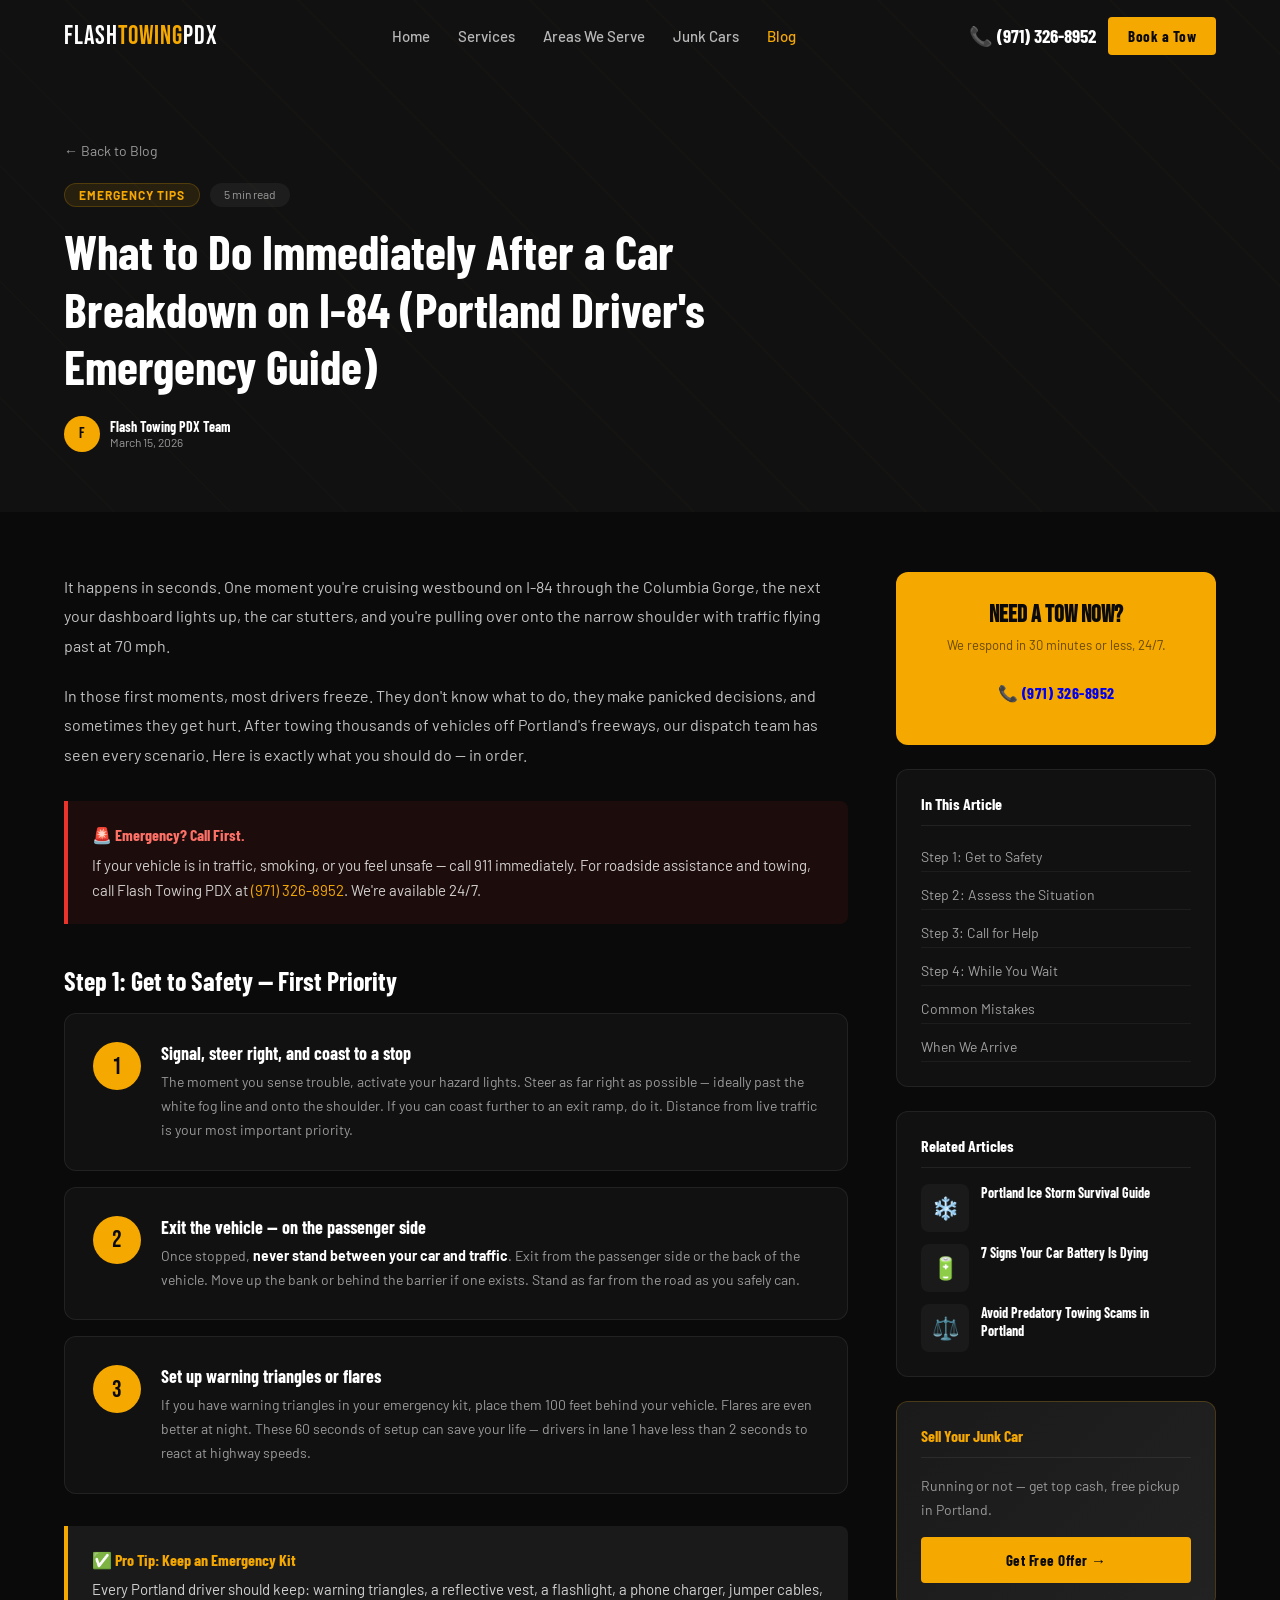
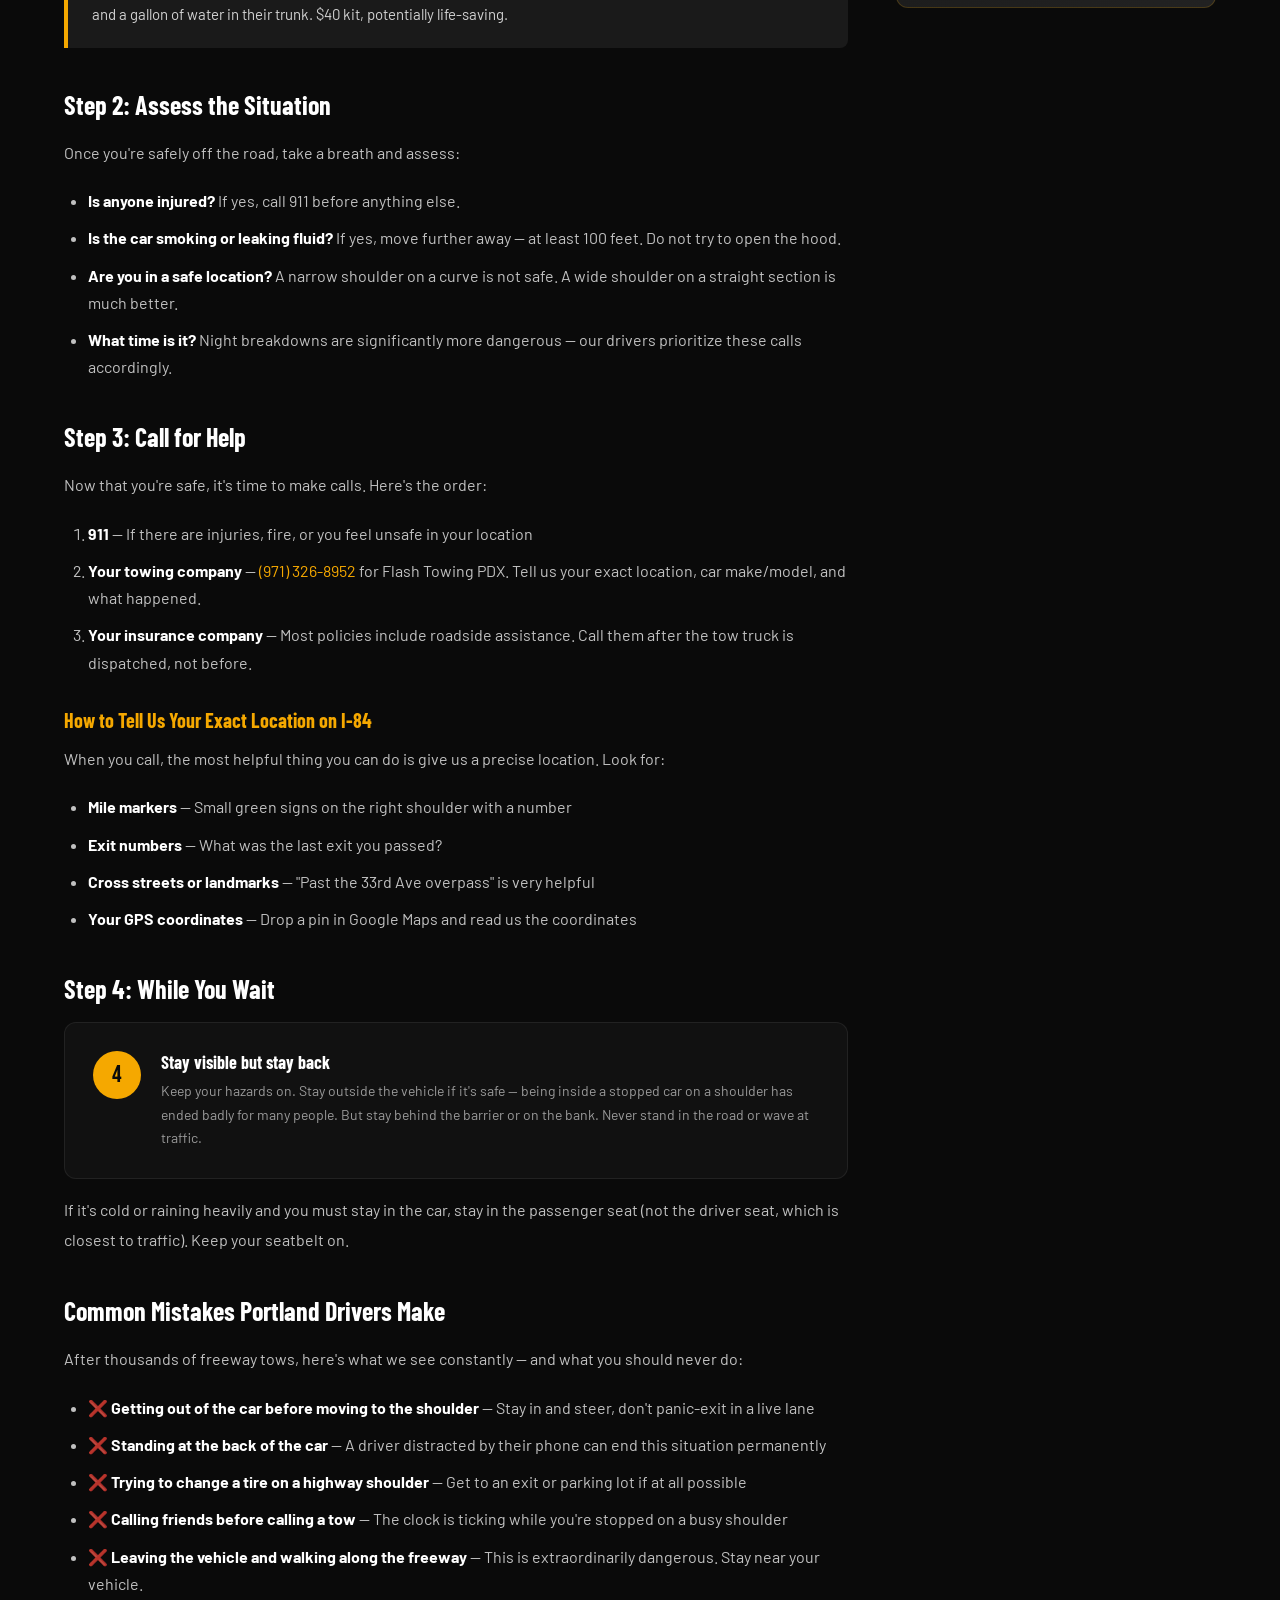
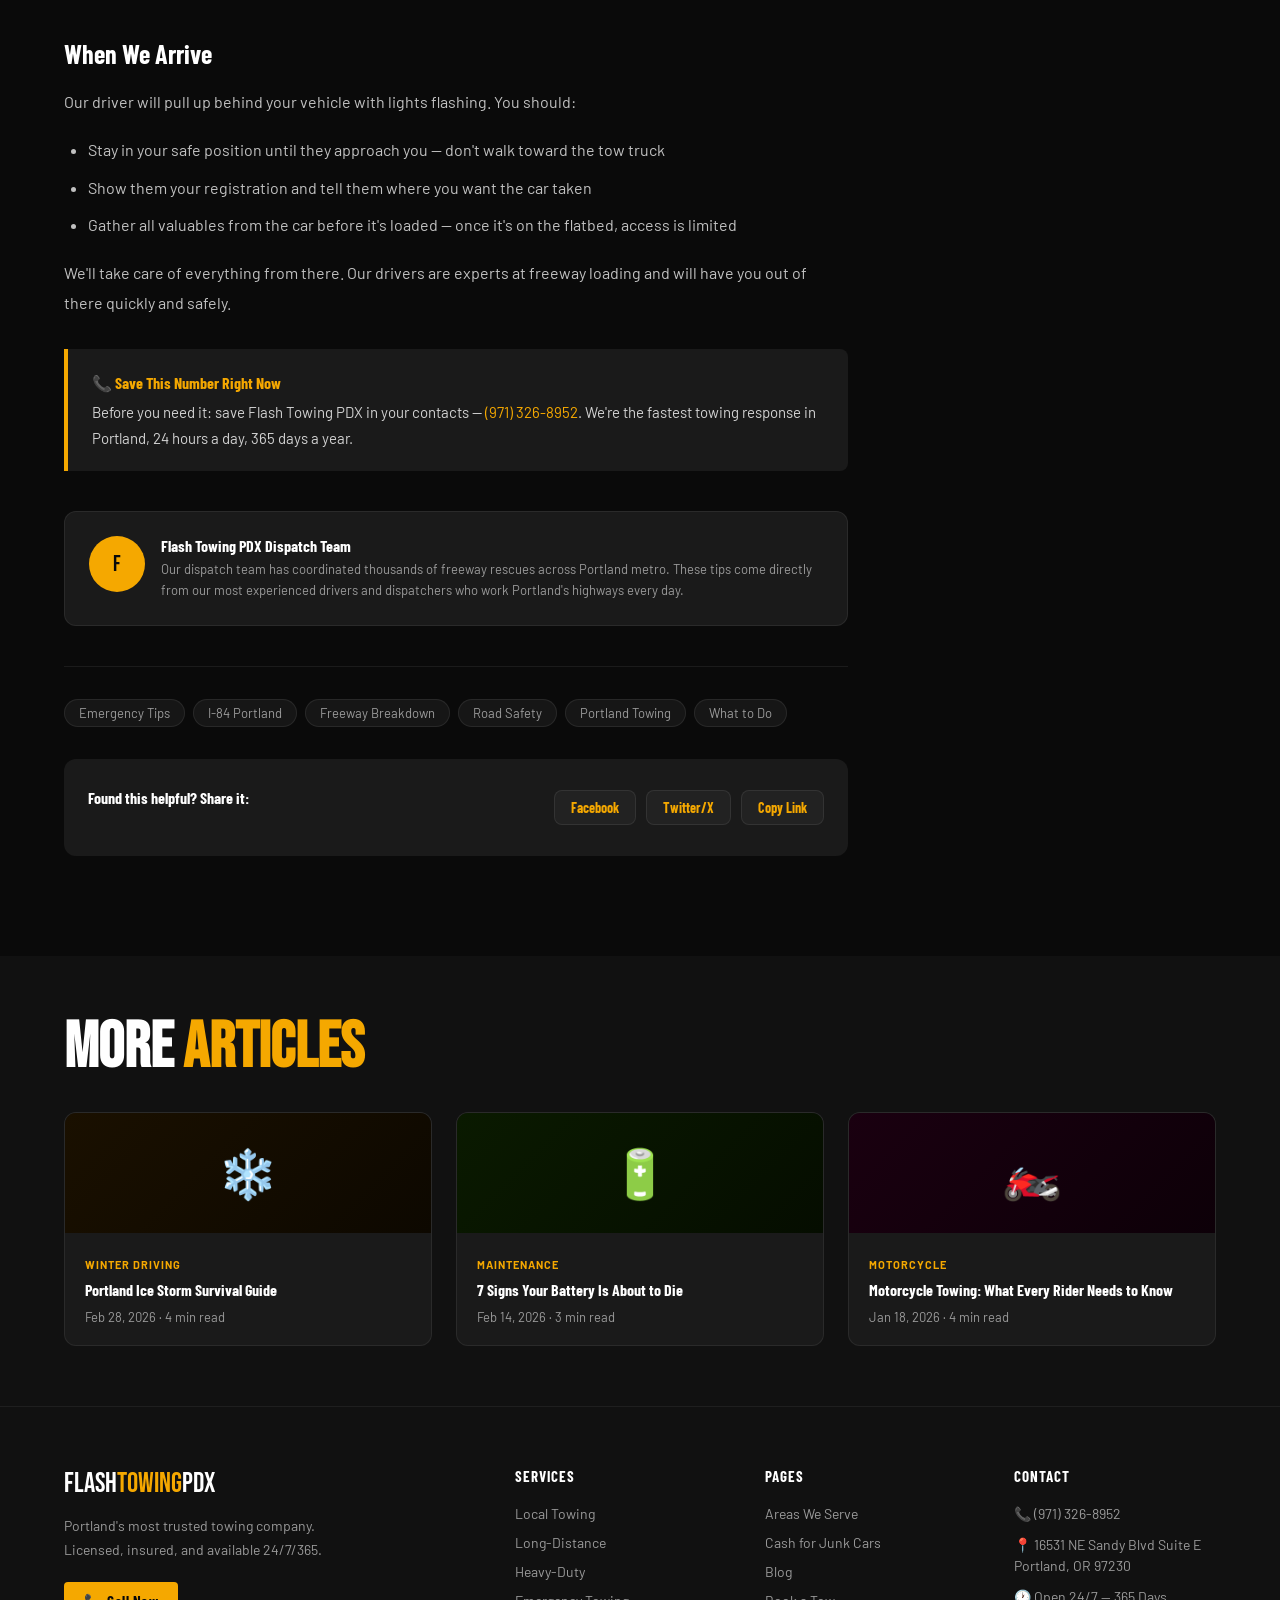
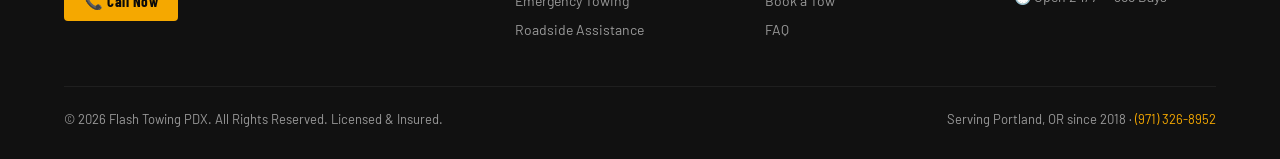
<file: blog-post.html>
<!DOCTYPE html>
<html lang="en">
<head>
<meta charset="UTF-8">
<meta name="viewport" content="width=device-width, initial-scale=1.0">
<title>What to Do After a Car Breakdown on I-84 Portland | Flash Towing PDX</title>
<meta name="description" content="Broke down on I-84 or another Portland freeway? Here is the exact step-by-step guide — from the moment your car stops to when the tow truck arrives. Stay safe.">
<link rel="stylesheet" href="shared.css">
<style>
.post-hero{padding:140px 0 60px;position:relative;overflow:hidden;background:var(--dark2)}
.post-hero::before{content:'';position:absolute;inset:0;background:repeating-linear-gradient(45deg,transparent,transparent 80px,rgba(245,168,0,.015) 80px,rgba(245,168,0,.015) 82px)}
.post-layout{display:grid;grid-template-columns:1fr 320px;gap:48px;align-items:start;padding:60px 0 100px}
.post-content{min-width:0}
.post-content h2{font-family:var(--ff-sub);font-size:26px;font-weight:700;color:var(--white);margin:40px 0 16px;line-height:1.3}
.post-content h3{font-family:var(--ff-sub);font-size:20px;font-weight:700;color:var(--gold);margin:32px 0 12px}
.post-content p{font-size:16px;color:rgba(255,255,255,.75);line-height:1.85;margin-bottom:20px}
.post-content ul,.post-content ol{margin:0 0 20px 24px;display:grid;gap:10px}
.post-content li{font-size:16px;color:rgba(255,255,255,.75);line-height:1.7}
.post-content strong{color:var(--white);font-weight:700}
.post-content a{color:var(--gold);text-decoration:none}
.post-content a:hover{text-decoration:underline}
.callout{background:var(--dark3);border-left:4px solid var(--gold);border-radius:0 8px 8px 0;padding:20px 24px;margin:32px 0;font-size:15px;color:rgba(255,255,255,.8);line-height:1.7}
.callout strong{color:var(--gold);display:block;margin-bottom:4px;font-family:var(--ff-sub);font-size:16px;font-weight:700}
.callout-red{border-left-color:var(--red);background:rgba(232,52,42,.08)}
.callout-red strong{color:#ff7066}
.step-block{background:var(--dark2);border:1px solid rgba(255,255,255,.07);border-radius:12px;padding:28px;margin:16px 0;display:flex;gap:20px;align-items:flex-start}
.step-num-big{width:48px;height:48px;border-radius:50%;background:var(--gold);display:flex;align-items:center;justify-content:center;font-family:var(--ff-head);font-size:24px;color:var(--dark);flex-shrink:0}
.step-block h4{font-family:var(--ff-sub);font-size:18px;font-weight:700;color:var(--white);margin-bottom:6px}
.step-block p{font-size:14px;color:var(--gray);line-height:1.7;margin:0}
.post-tags{display:flex;flex-wrap:wrap;gap:8px;margin-top:40px;padding-top:32px;border-top:1px solid rgba(255,255,255,.07)}
.tag{background:rgba(255,255,255,.05);border:1px solid rgba(255,255,255,.08);border-radius:100px;padding:5px 14px;font-size:13px;color:var(--gray)}
.share-bar{background:var(--dark3);border-radius:12px;padding:24px;margin-top:32px;display:flex;align-items:center;justify-content:space-between;flex-wrap:wrap;gap:16px}
.share-bar p{font-family:var(--ff-sub);font-size:16px;font-weight:700;color:var(--white)}
.share-btns{display:flex;gap:10px}
.share-btn{background:var(--dark4);border:1px solid rgba(255,255,255,.08);border-radius:8px;padding:8px 16px;font-family:var(--ff-sub);font-size:14px;font-weight:700;color:var(--white);text-decoration:none;transition:all .2s}
.share-btn:hover{border-color:var(--gold);color:var(--gold)}
.related-posts{padding:60px 0;background:var(--dark2)}
.related-grid{display:grid;grid-template-columns:repeat(3,1fr);gap:24px;margin-top:32px}
.sidebar-widget{background:var(--dark2);border:1px solid rgba(255,255,255,.07);border-radius:12px;padding:24px;margin-bottom:24px}
.sidebar-widget h4{font-family:var(--ff-sub);font-size:16px;font-weight:700;color:var(--white);margin-bottom:16px;border-bottom:1px solid rgba(255,255,255,.07);padding-bottom:12px}
.sidebar-cta{background:var(--gold);border-radius:12px;padding:28px;text-align:center;margin-bottom:24px}
.sidebar-cta h4{font-family:var(--ff-head);font-size:24px;color:var(--dark);margin-bottom:8px}
.sidebar-cta p{font-size:13px;color:rgba(10,10,10,.6);margin-bottom:16px}
.toc-list{display:grid;gap:8px}
.toc-item{font-size:14px;color:rgba(255,255,255,.6);text-decoration:none;padding:6px 0;border-bottom:1px solid rgba(255,255,255,.05);transition:color .2s;display:block}
.toc-item:hover{color:var(--gold)}
.author-box{background:var(--dark3);border:1px solid rgba(255,255,255,.07);border-radius:12px;padding:24px;margin-top:40px;display:flex;gap:16px;align-items:flex-start}
.author-avatar{width:56px;height:56px;border-radius:50%;background:var(--gold);display:flex;align-items:center;justify-content:center;font-family:var(--ff-head);font-size:22px;color:var(--dark);flex-shrink:0}
.author-name{font-family:var(--ff-sub);font-size:16px;font-weight:700;margin-bottom:4px}
.author-bio{font-size:13px;color:var(--gray);line-height:1.6}
@media(max-width:1000px){.post-layout{grid-template-columns:1fr}}
@media(max-width:700px){.related-grid{grid-template-columns:1fr}.share-bar{flex-direction:column}.step-block{flex-direction:column;gap:12px}}
</style>
</head>
<body>

<div class="post-hero">
  <div class="container">
    <a href="blog.html" style="display:inline-flex;align-items:center;gap:8px;color:var(--gray);text-decoration:none;font-size:14px;margin-bottom:24px;transition:color .2s" onmouseover="this.style.color='var(--gold)'" onmouseout="this.style.color='var(--gray)'">← Back to Blog</a>
    <div style="display:flex;flex-wrap:wrap;gap:10px;margin-bottom:16px">
      <span style="display:inline-block;background:rgba(245,168,0,.1);border:1px solid rgba(245,168,0,.2);border-radius:100px;padding:4px 14px;font-size:12px;font-weight:700;color:var(--gold);text-transform:uppercase;letter-spacing:1px">Emergency Tips</span>
      <span style="display:inline-block;background:rgba(255,255,255,.05);border-radius:100px;padding:4px 14px;font-size:12px;color:var(--gray)">5 min read</span>
    </div>
    <h1 style="font-family:var(--ff-sub);font-size:clamp(1.8rem,4vw,3rem);font-weight:700;color:var(--white);line-height:1.2;max-width:780px;margin-bottom:20px">What to Do Immediately After a Car Breakdown on I-84 (Portland Driver's Emergency Guide)</h1>
    <div style="display:flex;align-items:center;gap:20px;flex-wrap:wrap">
      <div style="display:flex;align-items:center;gap:10px">
        <div style="width:36px;height:36px;border-radius:50%;background:var(--gold);display:flex;align-items:center;justify-content:center;font-family:var(--ff-head);font-size:16px;color:var(--dark)">F</div>
        <div><div style="font-family:var(--ff-sub);font-size:14px;font-weight:700">Flash Towing PDX Team</div><div style="font-size:12px;color:var(--gray)">March 15, 2026</div></div>
      </div>
    </div>
  </div>
</div>

<div class="container">
  <div class="post-layout">
    <article class="post-content fade-up">

      <p>It happens in seconds. One moment you're cruising westbound on I-84 through the Columbia Gorge, the next your dashboard lights up, the car stutters, and you're pulling over onto the narrow shoulder with traffic flying past at 70 mph.</p>

      <p>In those first moments, most drivers freeze. They don't know what to do, they make panicked decisions, and sometimes they get hurt. After towing thousands of vehicles off Portland's freeways, our dispatch team has seen every scenario. Here is exactly what you should do — in order.</p>

      <div class="callout-red callout">
        <strong>🚨 Emergency? Call First.</strong>
        If your vehicle is in traffic, smoking, or you feel unsafe — call 911 immediately. For roadside assistance and towing, call Flash Towing PDX at <a href="tel:9713268952">(971) 326-8952</a>. We're available 24/7.
      </div>

      <h2>Step 1: Get to Safety — First Priority</h2>

      <div class="step-block">
        <div class="step-num-big">1</div>
        <div>
          <h4>Signal, steer right, and coast to a stop</h4>
          <p>The moment you sense trouble, activate your hazard lights. Steer as far right as possible — ideally past the white fog line and onto the shoulder. If you can coast further to an exit ramp, do it. Distance from live traffic is your most important priority.</p>
        </div>
      </div>

      <div class="step-block">
        <div class="step-num-big">2</div>
        <div>
          <h4>Exit the vehicle — on the passenger side</h4>
          <p>Once stopped, <strong>never stand between your car and traffic</strong>. Exit from the passenger side or the back of the vehicle. Move up the bank or behind the barrier if one exists. Stand as far from the road as you safely can.</p>
        </div>
      </div>

      <div class="step-block">
        <div class="step-num-big">3</div>
        <div>
          <h4>Set up warning triangles or flares</h4>
          <p>If you have warning triangles in your emergency kit, place them 100 feet behind your vehicle. Flares are even better at night. These 60 seconds of setup can save your life — drivers in lane 1 have less than 2 seconds to react at highway speeds.</p>
        </div>
      </div>

      <div class="callout">
        <strong>✅ Pro Tip: Keep an Emergency Kit</strong>
        Every Portland driver should keep: warning triangles, a reflective vest, a flashlight, a phone charger, jumper cables, and a gallon of water in their trunk. $40 kit, potentially life-saving.
      </div>

      <h2>Step 2: Assess the Situation</h2>

      <p>Once you're safely off the road, take a breath and assess:</p>

      <ul>
        <li><strong>Is anyone injured?</strong> If yes, call 911 before anything else.</li>
        <li><strong>Is the car smoking or leaking fluid?</strong> If yes, move further away — at least 100 feet. Do not try to open the hood.</li>
        <li><strong>Are you in a safe location?</strong> A narrow shoulder on a curve is not safe. A wide shoulder on a straight section is much better.</li>
        <li><strong>What time is it?</strong> Night breakdowns are significantly more dangerous — our drivers prioritize these calls accordingly.</li>
      </ul>

      <h2>Step 3: Call for Help</h2>

      <p>Now that you're safe, it's time to make calls. Here's the order:</p>

      <ol>
        <li><strong>911</strong> — If there are injuries, fire, or you feel unsafe in your location</li>
        <li><strong>Your towing company</strong> — <a href="tel:9713268952">(971) 326-8952</a> for Flash Towing PDX. Tell us your exact location, car make/model, and what happened.</li>
        <li><strong>Your insurance company</strong> — Most policies include roadside assistance. Call them after the tow truck is dispatched, not before.</li>
      </ol>

      <h3>How to Tell Us Your Exact Location on I-84</h3>

      <p>When you call, the most helpful thing you can do is give us a precise location. Look for:</p>
      <ul>
        <li><strong>Mile markers</strong> — Small green signs on the right shoulder with a number</li>
        <li><strong>Exit numbers</strong> — What was the last exit you passed?</li>
        <li><strong>Cross streets or landmarks</strong> — "Past the 33rd Ave overpass" is very helpful</li>
        <li><strong>Your GPS coordinates</strong> — Drop a pin in Google Maps and read us the coordinates</li>
      </ul>

      <h2>Step 4: While You Wait</h2>

      <div class="step-block">
        <div class="step-num-big">4</div>
        <div>
          <h4>Stay visible but stay back</h4>
          <p>Keep your hazards on. Stay outside the vehicle if it's safe — being inside a stopped car on a shoulder has ended badly for many people. But stay behind the barrier or on the bank. Never stand in the road or wave at traffic.</p>
        </div>
      </div>

      <p>If it's cold or raining heavily and you must stay in the car, stay in the passenger seat (not the driver seat, which is closest to traffic). Keep your seatbelt on.</p>

      <h2>Common Mistakes Portland Drivers Make</h2>

      <p>After thousands of freeway tows, here's what we see constantly — and what you should never do:</p>

      <ul>
        <li>❌ <strong>Getting out of the car before moving to the shoulder</strong> — Stay in and steer, don't panic-exit in a live lane</li>
        <li>❌ <strong>Standing at the back of the car</strong> — A driver distracted by their phone can end this situation permanently</li>
        <li>❌ <strong>Trying to change a tire on a highway shoulder</strong> — Get to an exit or parking lot if at all possible</li>
        <li>❌ <strong>Calling friends before calling a tow</strong> — The clock is ticking while you're stopped on a busy shoulder</li>
        <li>❌ <strong>Leaving the vehicle and walking along the freeway</strong> — This is extraordinarily dangerous. Stay near your vehicle.</li>
      </ul>

      <h2>When We Arrive</h2>

      <p>Our driver will pull up behind your vehicle with lights flashing. You should:</p>
      <ul>
        <li>Stay in your safe position until they approach you — don't walk toward the tow truck</li>
        <li>Show them your registration and tell them where you want the car taken</li>
        <li>Gather all valuables from the car before it's loaded — once it's on the flatbed, access is limited</li>
      </ul>

      <p>We'll take care of everything from there. Our drivers are experts at freeway loading and will have you out of there quickly and safely.</p>

      <div class="callout">
        <strong>📞 Save This Number Right Now</strong>
        Before you need it: save Flash Towing PDX in your contacts — <a href="tel:9713268952">(971) 326-8952</a>. We're the fastest towing response in Portland, 24 hours a day, 365 days a year.
      </div>

      <!-- Author -->
      <div class="author-box">
        <div class="author-avatar">F</div>
        <div>
          <div class="author-name">Flash Towing PDX Dispatch Team</div>
          <div class="author-bio">Our dispatch team has coordinated thousands of freeway rescues across Portland metro. These tips come directly from our most experienced drivers and dispatchers who work Portland's highways every day.</div>
        </div>
      </div>

      <!-- Tags -->
      <div class="post-tags">
        <span class="tag">Emergency Tips</span>
        <span class="tag">I-84 Portland</span>
        <span class="tag">Freeway Breakdown</span>
        <span class="tag">Road Safety</span>
        <span class="tag">Portland Towing</span>
        <span class="tag">What to Do</span>
      </div>

      <!-- Share -->
      <div class="share-bar">
        <p>Found this helpful? Share it:</p>
        <div class="share-btns">
          <a href="#" class="share-btn">Facebook</a>
          <a href="#" class="share-btn">Twitter/X</a>
          <a href="#" class="share-btn">Copy Link</a>
        </div>
      </div>

    </article>

    <!-- SIDEBAR -->
    <aside>
      <div class="sidebar-cta">
        <h4>Need a Tow NOW?</h4>
        <p>We respond in 30 minutes or less, 24/7.</p>
        <a href="tel:9713268952" class="btn btn-dark" style="width:100%;justify-content:center;font-size:16px">📞 (971) 326-8952</a>
      </div>

      <div class="sidebar-widget">
        <h4>In This Article</h4>
        <div class="toc-list">
          <a class="toc-item" href="#">Step 1: Get to Safety</a>
          <a class="toc-item" href="#">Step 2: Assess the Situation</a>
          <a class="toc-item" href="#">Step 3: Call for Help</a>
          <a class="toc-item" href="#">Step 4: While You Wait</a>
          <a class="toc-item" href="#">Common Mistakes</a>
          <a class="toc-item" href="#">When We Arrive</a>
        </div>
      </div>

      <div class="sidebar-widget">
        <h4>Related Articles</h4>
        <div style="display:grid;gap:12px">
          <a href="blog-post.html" style="text-decoration:none;display:flex;gap:12px;align-items:flex-start">
            <div style="width:48px;height:48px;border-radius:8px;background:var(--dark3);display:flex;align-items:center;justify-content:center;font-size:22px;flex-shrink:0">❄️</div>
            <div style="font-family:var(--ff-sub);font-size:14px;font-weight:700;color:var(--white);line-height:1.3">Portland Ice Storm Survival Guide</div>
          </a>
          <a href="blog-post.html" style="text-decoration:none;display:flex;gap:12px;align-items:flex-start">
            <div style="width:48px;height:48px;border-radius:8px;background:var(--dark3);display:flex;align-items:center;justify-content:center;font-size:22px;flex-shrink:0">🔋</div>
            <div style="font-family:var(--ff-sub);font-size:14px;font-weight:700;color:var(--white);line-height:1.3">7 Signs Your Car Battery Is Dying</div>
          </a>
          <a href="blog-post.html" style="text-decoration:none;display:flex;gap:12px;align-items:flex-start">
            <div style="width:48px;height:48px;border-radius:8px;background:var(--dark3);display:flex;align-items:center;justify-content:center;font-size:22px;flex-shrink:0">⚖️</div>
            <div style="font-family:var(--ff-sub);font-size:14px;font-weight:700;color:var(--white);line-height:1.3">Avoid Predatory Towing Scams in Portland</div>
          </a>
        </div>
      </div>

      <div class="sidebar-widget" style="background:linear-gradient(135deg,var(--dark3),var(--dark4));border-color:rgba(245,168,0,.2)">
        <h4 style="color:var(--gold)">Sell Your Junk Car</h4>
        <p style="font-size:14px;color:var(--gray);line-height:1.7;margin-bottom:16px">Running or not — get top cash, free pickup in Portland.</p>
        <a href="junk-car.html" class="btn btn-gold" style="width:100%;justify-content:center;font-size:15px">Get Free Offer →</a>
      </div>
    </aside>
  </div>
</div>

<!-- Related Posts -->
<section class="related-posts">
  <div class="container">
    <h2 class="section-title" style="margin-bottom:0">More <span>Articles</span></h2>
    <div class="related-grid">
      <a href="blog-post.html" style="text-decoration:none">
        <div style="background:var(--dark3);border:1px solid rgba(255,255,255,.07);border-radius:12px;overflow:hidden;transition:all .25s" onmouseover="this.style.borderColor='rgba(245,168,0,.3)';this.style.transform='translateY(-3px)'" onmouseout="this.style.borderColor='rgba(255,255,255,.07)';this.style.transform='none'">
          <div style="height:120px;display:flex;align-items:center;justify-content:center;font-size:48px;background:linear-gradient(135deg,#1a1000,#0d0800)">❄️</div>
          <div style="padding:20px"><span style="font-size:11px;color:var(--gold);font-weight:700;text-transform:uppercase;letter-spacing:1px">Winter Driving</span><h4 style="font-family:var(--ff-sub);font-size:16px;font-weight:700;color:var(--white);margin:8px 0;line-height:1.3">Portland Ice Storm Survival Guide</h4><p style="font-size:13px;color:var(--gray)">Feb 28, 2026 · 4 min read</p></div>
        </div>
      </a>
      <a href="blog-post.html" style="text-decoration:none">
        <div style="background:var(--dark3);border:1px solid rgba(255,255,255,.07);border-radius:12px;overflow:hidden;transition:all .25s" onmouseover="this.style.borderColor='rgba(245,168,0,.3)';this.style.transform='translateY(-3px)'" onmouseout="this.style.borderColor='rgba(255,255,255,.07)';this.style.transform='none'">
          <div style="height:120px;display:flex;align-items:center;justify-content:center;font-size:48px;background:linear-gradient(135deg,#0a1a00,#050d00)">🔋</div>
          <div style="padding:20px"><span style="font-size:11px;color:var(--gold);font-weight:700;text-transform:uppercase;letter-spacing:1px">Maintenance</span><h4 style="font-family:var(--ff-sub);font-size:16px;font-weight:700;color:var(--white);margin:8px 0;line-height:1.3">7 Signs Your Battery Is About to Die</h4><p style="font-size:13px;color:var(--gray)">Feb 14, 2026 · 3 min read</p></div>
        </div>
      </a>
      <a href="blog-post.html" style="text-decoration:none">
        <div style="background:var(--dark3);border:1px solid rgba(255,255,255,.07);border-radius:12px;overflow:hidden;transition:all .25s" onmouseover="this.style.borderColor='rgba(245,168,0,.3)';this.style.transform='translateY(-3px)'" onmouseout="this.style.borderColor='rgba(255,255,255,.07)';this.style.transform='none'">
          <div style="height:120px;display:flex;align-items:center;justify-content:center;font-size:48px;background:linear-gradient(135deg,#1a0010,#0d0008)">🏍️</div>
          <div style="padding:20px"><span style="font-size:11px;color:var(--gold);font-weight:700;text-transform:uppercase;letter-spacing:1px">Motorcycle</span><h4 style="font-family:var(--ff-sub);font-size:16px;font-weight:700;color:var(--white);margin:8px 0;line-height:1.3">Motorcycle Towing: What Every Rider Needs to Know</h4><p style="font-size:13px;color:var(--gray)">Jan 18, 2026 · 4 min read</p></div>
        </div>
      </a>
    </div>
  </div>
</section>

<script src="shared.js"></script>
<script>initShared('Blog');</script>
</body>
</html>
</file>
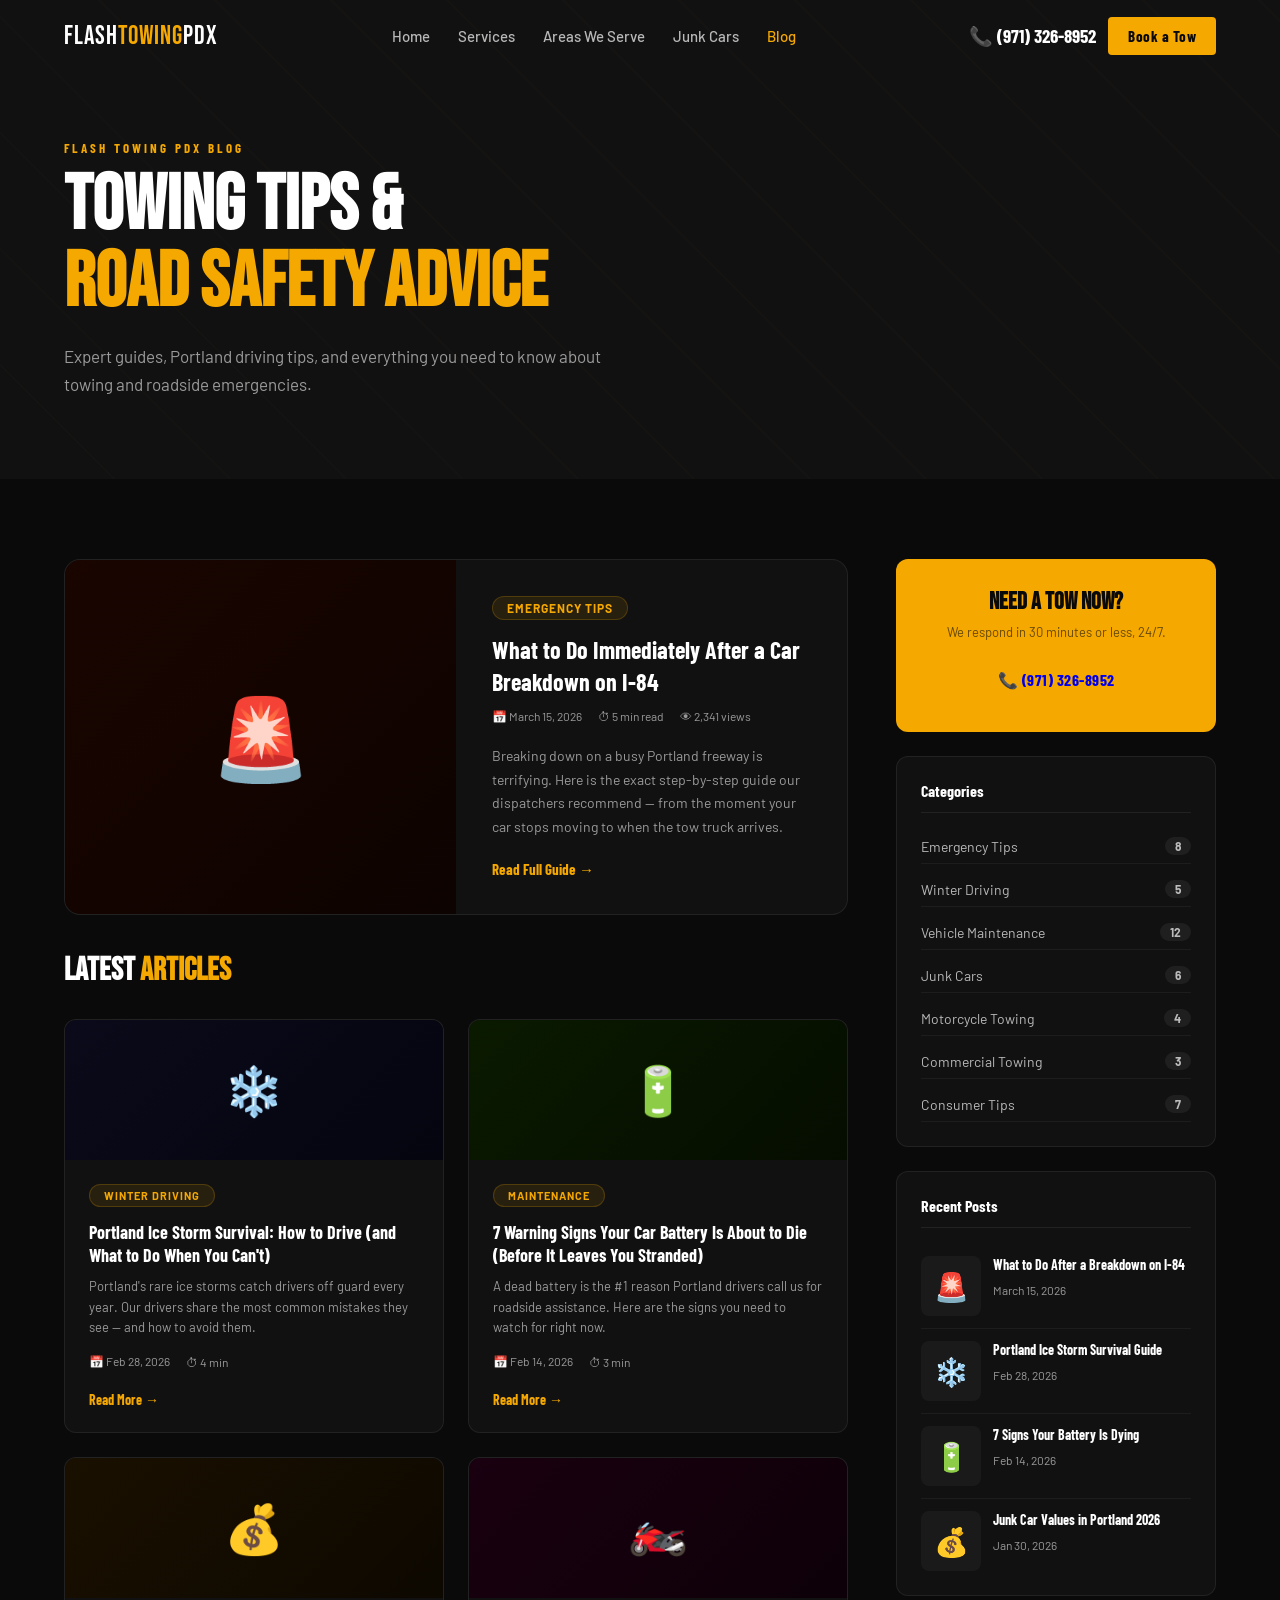
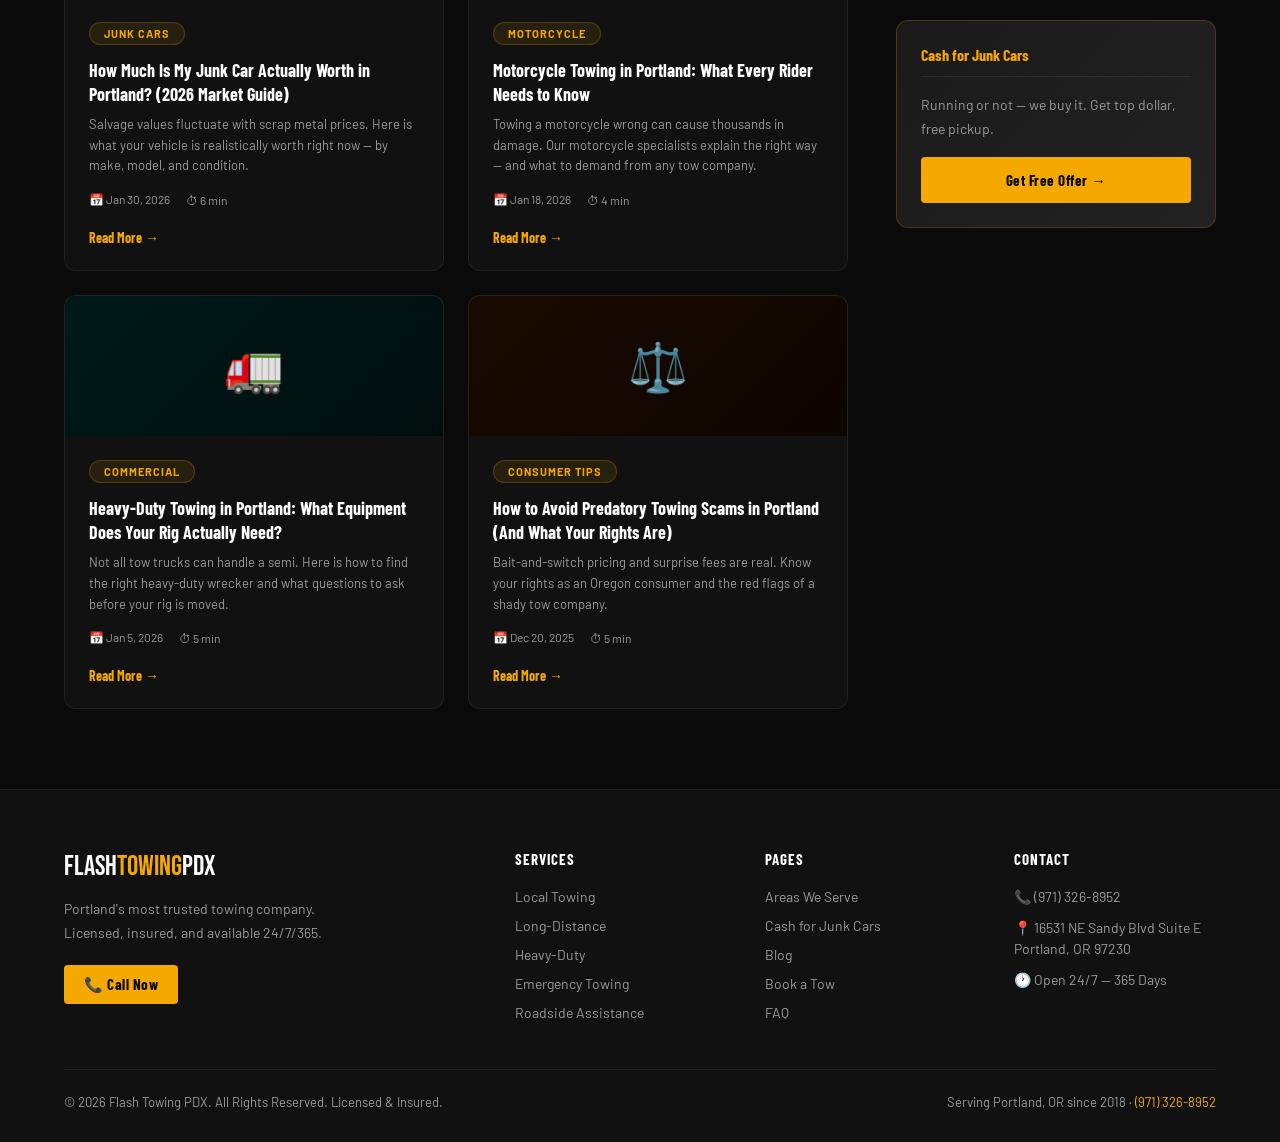
<file: blog.html>
<!DOCTYPE html>
<html lang="en">
<head>
<meta charset="UTF-8">
<meta name="viewport" content="width=device-width, initial-scale=1.0">
<title>Towing Tips & Advice Blog | Flash Towing PDX Portland</title>
<meta name="description" content="Expert towing tips, roadside safety advice, and Portland driving guides from Flash Towing PDX. Stay safe and informed on Portland roads.">
<link rel="stylesheet" href="shared.css">
<style>
.page-hero{padding:140px 0 80px;position:relative;overflow:hidden;background:var(--dark2)}
.page-hero::before{content:'';position:absolute;inset:0;background:repeating-linear-gradient(45deg,transparent,transparent 80px,rgba(245,168,0,.015) 80px,rgba(245,168,0,.015) 82px)}
#blog-main{padding:80px 0;background:var(--dark)}
.blog-layout{display:grid;grid-template-columns:1fr 320px;gap:48px;align-items:start}
/* FEATURED POST */
.blog-featured{background:var(--dark2);border:1px solid rgba(255,255,255,.07);border-radius:16px;overflow:hidden;margin-bottom:40px;display:grid;grid-template-columns:1fr 1fr;transition:border-color .2s}
.blog-featured:hover{border-color:rgba(245,168,0,.25)}
.blog-featured-img{background:linear-gradient(135deg,#1a0a00,#0a0500);display:flex;align-items:center;justify-content:center;font-size:80px;min-height:280px}
.blog-featured-body{padding:36px}
.post-cat{display:inline-block;background:rgba(245,168,0,.1);border:1px solid rgba(245,168,0,.2);border-radius:100px;padding:4px 14px;font-size:12px;font-weight:700;color:var(--gold);text-transform:uppercase;letter-spacing:1px;margin-bottom:14px}
.blog-featured-body h2{font-family:var(--ff-sub);font-size:24px;font-weight:700;color:var(--white);line-height:1.3;margin-bottom:12px}
.blog-featured-body p{font-size:14px;color:var(--gray);line-height:1.7;margin-bottom:20px}
.post-meta{display:flex;align-items:center;gap:16px;font-size:12px;color:var(--gray);margin-bottom:20px}
.post-meta span{display:flex;align-items:center;gap:4px}
.read-more{font-family:var(--ff-sub);font-size:15px;font-weight:700;color:var(--gold);text-decoration:none;display:inline-flex;align-items:center;gap:6px;transition:gap .2s}
.read-more:hover{gap:10px}
/* BLOG GRID */
.blog-grid{display:grid;grid-template-columns:1fr 1fr;gap:24px}
.blog-card{background:var(--dark2);border:1px solid rgba(255,255,255,.07);border-radius:12px;overflow:hidden;transition:all .25s}
.blog-card:hover{border-color:rgba(245,168,0,.25);transform:translateY(-3px)}
.blog-card-img{height:140px;display:flex;align-items:center;justify-content:center;font-size:48px}
.blog-card-body{padding:24px}
.blog-card-body h3{font-family:var(--ff-sub);font-size:18px;font-weight:700;color:var(--white);line-height:1.3;margin-bottom:8px}
.blog-card-body p{font-size:13px;color:var(--gray);line-height:1.6;margin-bottom:16px}
/* SIDEBAR */
.sidebar-widget{background:var(--dark2);border:1px solid rgba(255,255,255,.07);border-radius:12px;padding:24px;margin-bottom:24px}
.sidebar-widget h4{font-family:var(--ff-sub);font-size:16px;font-weight:700;color:var(--white);margin-bottom:16px;border-bottom:1px solid rgba(255,255,255,.07);padding-bottom:12px}
.sidebar-cta{background:var(--gold);border-radius:12px;padding:28px;text-align:center;margin-bottom:24px}
.sidebar-cta h4{font-family:var(--ff-head);font-size:24px;color:var(--dark);margin-bottom:8px}
.sidebar-cta p{font-size:13px;color:rgba(10,10,10,.6);margin-bottom:16px}
.cat-list{display:grid;gap:8px}
.cat-item{display:flex;justify-content:space-between;align-items:center;font-size:14px;color:rgba(255,255,255,.7);padding:8px 0;border-bottom:1px solid rgba(255,255,255,.05);cursor:pointer;transition:color .2s}
.cat-item:hover{color:var(--gold)}
.cat-count{background:rgba(255,255,255,.06);border-radius:100px;padding:2px 10px;font-size:12px;font-weight:700}
.recent-post{display:flex;gap:12px;padding:12px 0;border-bottom:1px solid rgba(255,255,255,.05)}
.recent-post:last-child{border-bottom:none;padding-bottom:0}
.recent-post-thumb{width:60px;height:60px;border-radius:8px;flex-shrink:0;display:flex;align-items:center;justify-content:center;font-size:28px;background:var(--dark3)}
.recent-post-info h5{font-family:var(--ff-sub);font-size:14px;font-weight:700;color:var(--white);line-height:1.3;margin-bottom:4px}
.recent-post-info span{font-size:12px;color:var(--gray)}
@media(max-width:1000px){.blog-layout{grid-template-columns:1fr}}
@media(max-width:700px){.blog-featured{grid-template-columns:1fr}.blog-featured-img{min-height:160px}.blog-grid{grid-template-columns:1fr}}
</style>
</head>
<body>

<div class="page-hero">
  <div class="container">
    <div class="page-hero-content">
      <span class="section-label">Flash Towing PDX Blog</span>
      <h1 class="section-title" style="font-size:clamp(3rem,6vw,5rem)">Towing Tips &amp;<br><span>Road Safety Advice</span></h1>
      <p class="section-sub">Expert guides, Portland driving tips, and everything you need to know about towing and roadside emergencies.</p>
    </div>
  </div>
</div>

<section id="blog-main">
  <div class="container">
    <div class="blog-layout">
      <!-- MAIN CONTENT -->
      <div>
        <!-- Featured Post -->
        <a href="blog-post.html" style="text-decoration:none">
          <div class="blog-featured fade-up">
            <div class="blog-featured-img" style="background:linear-gradient(135deg,#1a0500,#0d0300)">🚨</div>
            <div class="blog-featured-body">
              <span class="post-cat">Emergency Tips</span>
              <h2>What to Do Immediately After a Car Breakdown on I-84</h2>
              <div class="post-meta">
                <span>📅 March 15, 2026</span>
                <span>⏱ 5 min read</span>
                <span>👁 2,341 views</span>
              </div>
              <p>Breaking down on a busy Portland freeway is terrifying. Here is the exact step-by-step guide our dispatchers recommend — from the moment your car stops moving to when the tow truck arrives.</p>
              <span class="read-more">Read Full Guide →</span>
            </div>
          </div>
        </a>

        <!-- Blog Grid -->
        <h2 class="section-title" style="margin-bottom:32px;font-size:2rem" class="fade-up">Latest <span>Articles</span></h2>
        <div class="blog-grid">
          <a href="blog-post.html" style="text-decoration:none">
            <div class="blog-card fade-up">
              <div class="blog-card-img" style="background:linear-gradient(135deg,#0a0a1a,#050510)">❄️</div>
              <div class="blog-card-body">
                <span class="post-cat" style="font-size:11px">Winter Driving</span>
                <h3>Portland Ice Storm Survival: How to Drive (and What to Do When You Can't)</h3>
                <p>Portland's rare ice storms catch drivers off guard every year. Our drivers share the most common mistakes they see — and how to avoid them.</p>
                <div class="post-meta"><span>📅 Feb 28, 2026</span><span>⏱ 4 min</span></div>
                <span class="read-more" style="font-size:14px">Read More →</span>
              </div>
            </div>
          </a>
          <a href="blog-post.html" style="text-decoration:none">
            <div class="blog-card fade-up" style="transition-delay:.05s">
              <div class="blog-card-img" style="background:linear-gradient(135deg,#0a1a00,#050d00)">🔋</div>
              <div class="blog-card-body">
                <span class="post-cat" style="font-size:11px">Maintenance</span>
                <h3>7 Warning Signs Your Car Battery Is About to Die (Before It Leaves You Stranded)</h3>
                <p>A dead battery is the #1 reason Portland drivers call us for roadside assistance. Here are the signs you need to watch for right now.</p>
                <div class="post-meta"><span>📅 Feb 14, 2026</span><span>⏱ 3 min</span></div>
                <span class="read-more" style="font-size:14px">Read More →</span>
              </div>
            </div>
          </a>
          <a href="blog-post.html" style="text-decoration:none">
            <div class="blog-card fade-up" style="transition-delay:.1s">
              <div class="blog-card-img" style="background:linear-gradient(135deg,#1a1000,#0d0800)">💰</div>
              <div class="blog-card-body">
                <span class="post-cat" style="font-size:11px">Junk Cars</span>
                <h3>How Much Is My Junk Car Actually Worth in Portland? (2026 Market Guide)</h3>
                <p>Salvage values fluctuate with scrap metal prices. Here is what your vehicle is realistically worth right now — by make, model, and condition.</p>
                <div class="post-meta"><span>📅 Jan 30, 2026</span><span>⏱ 6 min</span></div>
                <span class="read-more" style="font-size:14px">Read More →</span>
              </div>
            </div>
          </a>
          <a href="blog-post.html" style="text-decoration:none">
            <div class="blog-card fade-up" style="transition-delay:.15s">
              <div class="blog-card-img" style="background:linear-gradient(135deg,#1a0010,#0d0008)">🏍️</div>
              <div class="blog-card-body">
                <span class="post-cat" style="font-size:11px">Motorcycle</span>
                <h3>Motorcycle Towing in Portland: What Every Rider Needs to Know</h3>
                <p>Towing a motorcycle wrong can cause thousands in damage. Our motorcycle specialists explain the right way — and what to demand from any tow company.</p>
                <div class="post-meta"><span>📅 Jan 18, 2026</span><span>⏱ 4 min</span></div>
                <span class="read-more" style="font-size:14px">Read More →</span>
              </div>
            </div>
          </a>
          <a href="blog-post.html" style="text-decoration:none">
            <div class="blog-card fade-up" style="transition-delay:.2s">
              <div class="blog-card-img" style="background:linear-gradient(135deg,#001a1a,#000d0d)">🚛</div>
              <div class="blog-card-body">
                <span class="post-cat" style="font-size:11px">Commercial</span>
                <h3>Heavy-Duty Towing in Portland: What Equipment Does Your Rig Actually Need?</h3>
                <p>Not all tow trucks can handle a semi. Here is how to find the right heavy-duty wrecker and what questions to ask before your rig is moved.</p>
                <div class="post-meta"><span>📅 Jan 5, 2026</span><span>⏱ 5 min</span></div>
                <span class="read-more" style="font-size:14px">Read More →</span>
              </div>
            </div>
          </a>
          <a href="blog-post.html" style="text-decoration:none">
            <div class="blog-card fade-up" style="transition-delay:.25s">
              <div class="blog-card-img" style="background:linear-gradient(135deg,#1a0a00,#0d0500)">⚖️</div>
              <div class="blog-card-body">
                <span class="post-cat" style="font-size:11px">Consumer Tips</span>
                <h3>How to Avoid Predatory Towing Scams in Portland (And What Your Rights Are)</h3>
                <p>Bait-and-switch pricing and surprise fees are real. Know your rights as an Oregon consumer and the red flags of a shady tow company.</p>
                <div class="post-meta"><span>📅 Dec 20, 2025</span><span>⏱ 5 min</span></div>
                <span class="read-more" style="font-size:14px">Read More →</span>
              </div>
            </div>
          </a>
        </div>
      </div>

      <!-- SIDEBAR -->
      <div>
        <div class="sidebar-cta">
          <h4>Need a Tow NOW?</h4>
          <p>We respond in 30 minutes or less, 24/7.</p>
          <a href="tel:9713268952" class="btn btn-dark" style="width:100%;justify-content:center;font-size:16px">📞 (971) 326-8952</a>
        </div>

        <div class="sidebar-widget">
          <h4>Categories</h4>
          <div class="cat-list">
            <div class="cat-item"><span>Emergency Tips</span><span class="cat-count">8</span></div>
            <div class="cat-item"><span>Winter Driving</span><span class="cat-count">5</span></div>
            <div class="cat-item"><span>Vehicle Maintenance</span><span class="cat-count">12</span></div>
            <div class="cat-item"><span>Junk Cars</span><span class="cat-count">6</span></div>
            <div class="cat-item"><span>Motorcycle Towing</span><span class="cat-count">4</span></div>
            <div class="cat-item"><span>Commercial Towing</span><span class="cat-count">3</span></div>
            <div class="cat-item"><span>Consumer Tips</span><span class="cat-count">7</span></div>
          </div>
        </div>

        <div class="sidebar-widget">
          <h4>Recent Posts</h4>
          <div class="recent-post"><div class="recent-post-thumb">🚨</div><div class="recent-post-info"><h5>What to Do After a Breakdown on I-84</h5><span>March 15, 2026</span></div></div>
          <div class="recent-post"><div class="recent-post-thumb">❄️</div><div class="recent-post-info"><h5>Portland Ice Storm Survival Guide</h5><span>Feb 28, 2026</span></div></div>
          <div class="recent-post"><div class="recent-post-thumb">🔋</div><div class="recent-post-info"><h5>7 Signs Your Battery Is Dying</h5><span>Feb 14, 2026</span></div></div>
          <div class="recent-post"><div class="recent-post-thumb">💰</div><div class="recent-post-info"><h5>Junk Car Values in Portland 2026</h5><span>Jan 30, 2026</span></div></div>
        </div>

        <div class="sidebar-widget" style="background:linear-gradient(135deg,var(--dark3),var(--dark4));border-color:rgba(245,168,0,.2)">
          <h4 style="color:var(--gold)">Cash for Junk Cars</h4>
          <p style="font-size:14px;color:var(--gray);line-height:1.7;margin-bottom:16px">Running or not — we buy it. Get top dollar, free pickup.</p>
          <a href="junk-car.html" class="btn btn-gold" style="width:100%;justify-content:center;font-size:15px">Get Free Offer →</a>
        </div>
      </div>
    </div>
  </div>
</section>

<script src="shared.js"></script>
<script>initShared('Blog');</script>
</body>
</html>
</file>
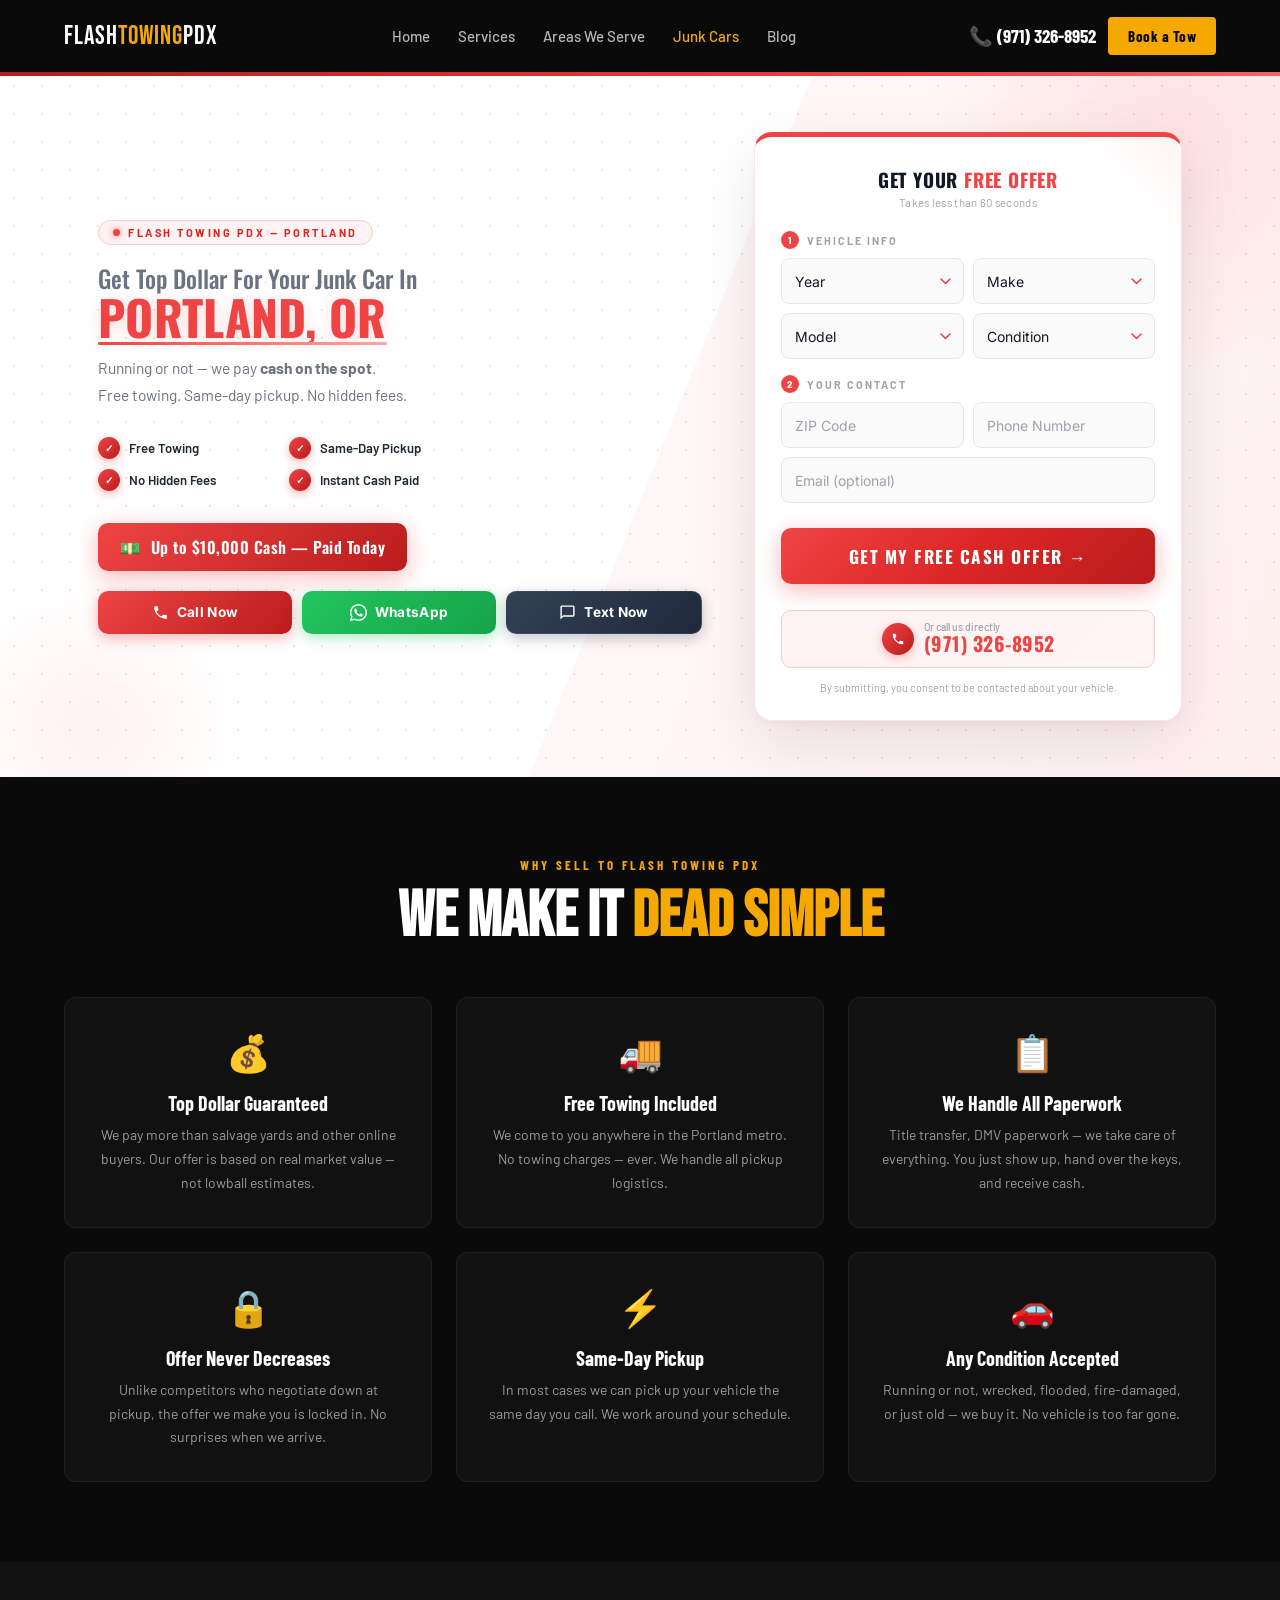
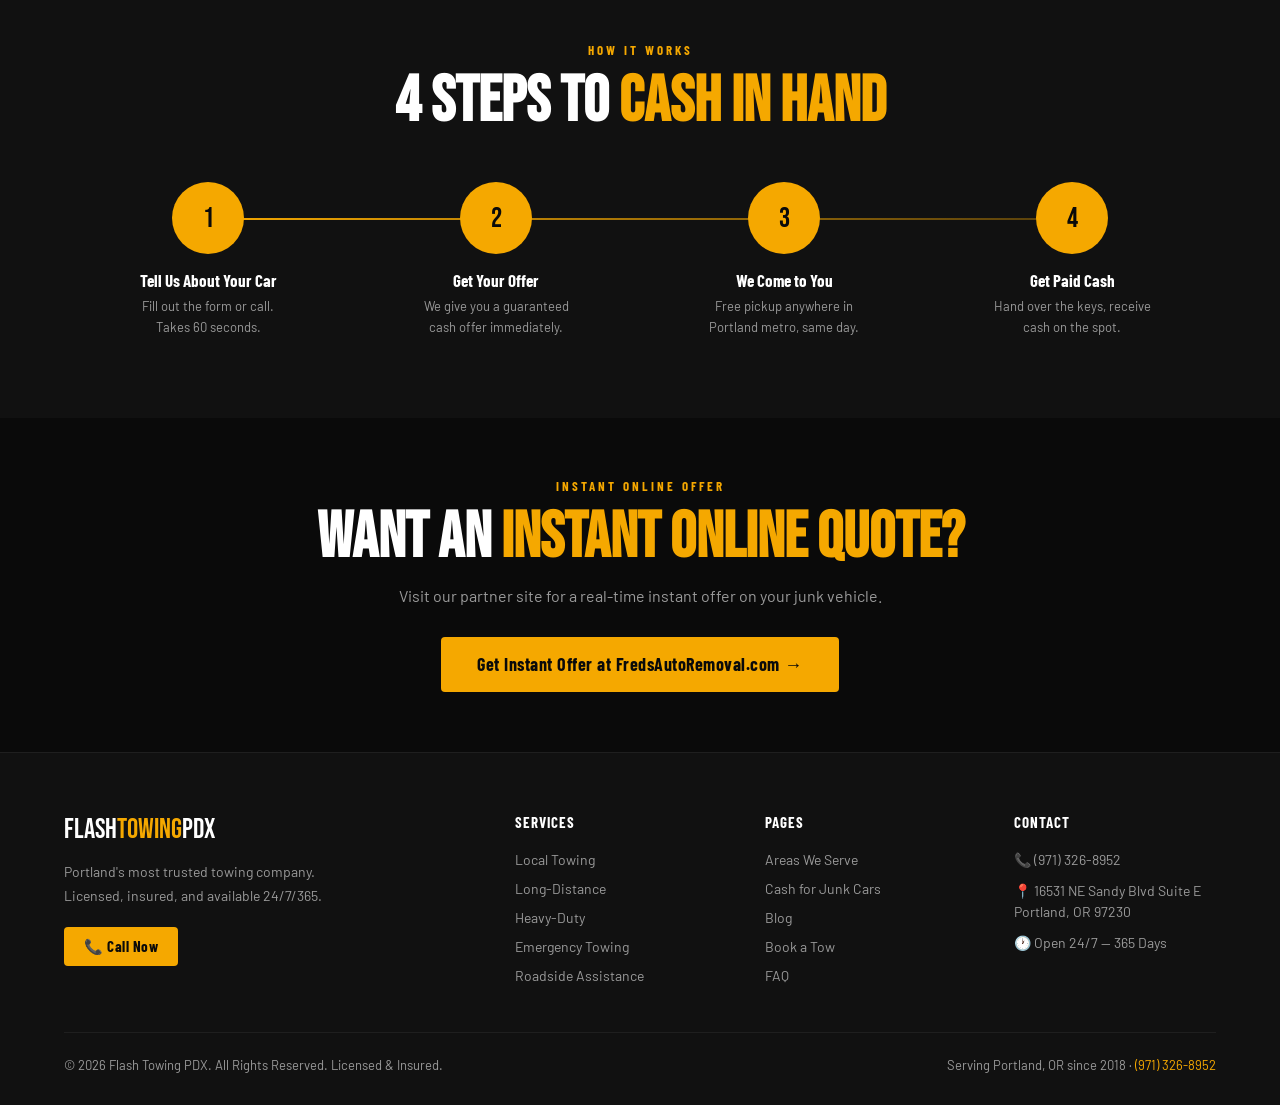
<file: junk-car.html>
<!DOCTYPE html>
<html lang="en">
<head>
<meta charset="UTF-8">
<meta name="viewport" content="width=device-width, initial-scale=1.0">
<title>Cash for Junk Cars Portland OR | Flash Towing PDX | Top Dollar Paid</title>
<meta name="description" content="Get top cash for your junk car in Portland, Oregon. Running or not — we pay cash on the spot. Free towing, same-day pickup, no hidden fees. Call (971) 326-8952.">
<link rel="stylesheet" href="shared.css">
<link href="https://fonts.googleapis.com/css2?family=Oswald:wght@500;600;700&family=Inter:wght@400;500;600;700&display=swap" rel="stylesheet">
<style>
/* ── FRED'S HERO SECTION (adapted from uploaded code) ── */
.junk-hero{position:relative;z-index:0;background:#fff;overflow:hidden;display:flex;align-items:stretch;isolation:isolate;margin-top:72px}
.junk-hero::before{content:'';position:absolute;inset:0;background:linear-gradient(112deg,#fff 0%,#fff 52%,#fff7f7 52%,#fff0f0 100%);z-index:0}
.topbar{position:absolute;top:0;left:0;right:0;height:4px;z-index:30;background:linear-gradient(90deg,#b91c1c,#ef4444,#fca5a5,#ef4444,#b91c1c);background-size:300% 100%;animation:topbar-slide 3s linear infinite}
@keyframes topbar-slide{0%{background-position:0%}100%{background-position:300%}}
.dotgrid{position:absolute;inset:0;z-index:0;pointer-events:none;background-image:radial-gradient(circle,rgba(220,38,38,.12) 1px,transparent 1px);background-size:28px 28px}
.blob{position:absolute;border-radius:50%;pointer-events:none;z-index:0}
.blob-1{width:500px;height:500px;top:-180px;right:-140px;background:radial-gradient(circle,rgba(239,68,68,.1) 0%,transparent 65%)}
.blob-2{width:340px;height:340px;bottom:-120px;left:-80px;background:radial-gradient(circle,rgba(239,68,68,.07) 0%,transparent 65%)}
.hero-inner-j{position:relative;z-index:10;width:100%;max-width:1180px;margin:0 auto;display:flex;align-items:center;gap:52px;padding:60px 48px 56px}
.left-col-j{flex:1;min-width:0}
.eyebrow-j{display:inline-flex;align-items:center;gap:8px;background:#fef2f2;border:1.5px solid #fecaca;color:#dc2626;font-size:.68rem;font-weight:700;letter-spacing:2.5px;text-transform:uppercase;padding:5px 14px;border-radius:20px;margin-bottom:20px}
.eyebrow-dot{width:7px;height:7px;background:#ef4444;border-radius:50%;box-shadow:0 0 6px rgba(239,68,68,.7);animation:blink 1.6s ease-in-out infinite}
@keyframes blink{0%,100%{opacity:1;transform:scale(1)}50%{opacity:.3;transform:scale(.65)}}
.hero-h1-j{font-family:'Oswald',sans-serif;font-size:clamp(1.85rem,3.5vw,2.75rem);font-weight:700;color:#111827;line-height:1.1;text-transform:uppercase;letter-spacing:.3px;margin-bottom:6px}
.hero-h1-j .line-small{font-size:clamp(1.1rem,2vw,1.5rem);color:#6b7280;font-weight:500;display:block;text-transform:none;letter-spacing:0;margin-bottom:2px}
.hero-h1-j .location{display:block;color:#ef4444;font-size:clamp(2rem,4vw,3rem);line-height:1;text-shadow:0 2px 16px rgba(239,68,68,.18)}
.ul-wrap{position:relative;display:inline-block}
.ul-wrap::after{content:'';position:absolute;bottom:-4px;left:0;width:100%;height:3px;border-radius:2px;background:linear-gradient(90deg,#ef4444,#fca5a5);transform:scaleX(0);transform-origin:left;animation:wipe 1s .3s ease forwards}
@keyframes wipe{to{transform:scaleX(1)}}
.hero-sub-j{color:#6b7280;font-size:.97rem;line-height:1.72;margin-top:14px;margin-bottom:28px;max-width:400px}
.trust-grid-j{display:grid;grid-template-columns:1fr 1fr;gap:10px 22px;margin-bottom:32px;max-width:360px}
.trust-item-j{display:flex;align-items:center;gap:9px;font-size:.82rem;font-weight:600;color:#1f2937}
.trust-icon-j{width:22px;height:22px;flex-shrink:0;background:linear-gradient(135deg,#ef4444,#b91c1c);border-radius:50%;display:flex;align-items:center;justify-content:center;font-size:.6rem;color:#fff;font-weight:800;box-shadow:0 3px 10px rgba(239,68,68,.4)}
.cash-badge-j{display:inline-flex;align-items:center;gap:10px;background:linear-gradient(135deg,#ef4444 0%,#b91c1c 100%);color:#fff;font-family:'Oswald',sans-serif;font-size:1rem;font-weight:600;padding:12px 22px;border-radius:10px;letter-spacing:.5px;box-shadow:0 6px 24px rgba(239,68,68,.38);animation:badge-float 2.8s ease-in-out infinite}
@keyframes badge-float{0%,100%{transform:translateY(0);box-shadow:0 6px 24px rgba(239,68,68,.38)}50%{transform:translateY(-3px);box-shadow:0 12px 32px rgba(239,68,68,.55)}}
.badge-coin{animation:coin-bounce 2s ease-in-out infinite}
@keyframes coin-bounce{0%,100%{transform:rotate(0deg)}40%{transform:rotate(-10deg) translateY(-3px)}70%{transform:rotate(5deg)}}
/* Contact buttons */
.contact-btns-j{display:flex;gap:10px;margin-top:20px;flex-wrap:wrap}
.cbtn{display:inline-flex;align-items:center;gap:8px;padding:12px 18px;border-radius:10px;font-family:'Inter',sans-serif;font-size:.85rem;font-weight:700;text-decoration:none;letter-spacing:.3px;transition:transform .18s,box-shadow .18s;flex:1;justify-content:center;min-width:100px}
.cbtn svg{width:17px;height:17px;flex-shrink:0}
.cbtn:hover{transform:translateY(-2px)}
.cbtn-call{background:linear-gradient(135deg,#ef4444,#b91c1c);color:#fff;box-shadow:0 4px 14px rgba(239,68,68,.38)}
.cbtn-call:hover{box-shadow:0 8px 22px rgba(239,68,68,.52)}
.cbtn-whatsapp{background:linear-gradient(135deg,#22c55e,#16a34a);color:#fff;box-shadow:0 4px 14px rgba(34,197,94,.35)}
.cbtn-text{background:linear-gradient(135deg,#334155,#1e293b);color:#fff;box-shadow:0 4px 14px rgba(15,23,42,.25);border:1.5px solid rgba(255,255,255,.08)}
/* Form card */
.form-card-j{width:428px;flex-shrink:0;background:#fff;border-radius:18px;border:1px solid #f3e8e8;border-top:5px solid #ef4444;box-shadow:0 4px 6px rgba(239,68,68,.05),0 20px 60px rgba(0,0,0,.1),0 1px 0 #fff inset;padding:28px 26px 24px;position:relative}
.form-card-j::before{content:'';position:absolute;top:0;right:0;width:90px;height:90px;border-radius:0 18px 0 0;background:linear-gradient(225deg,rgba(239,68,68,.06) 0%,transparent 65%)}
.fc-header-j{text-align:center;margin-bottom:22px}
.fc-title-j{font-family:'Oswald',sans-serif;font-size:1.18rem;font-weight:700;color:#111827;text-transform:uppercase;letter-spacing:.8px}
.fc-title-j em{color:#ef4444;font-style:normal}
.fc-sub-j{font-size:.71rem;color:#9ca3af;margin-top:3px;letter-spacing:.3px}
.step-label-j{display:flex;align-items:center;gap:8px;font-size:.67rem;font-weight:700;letter-spacing:2px;text-transform:uppercase;color:#9ca3af;margin-bottom:9px;margin-top:16px}
.step-label-j:first-of-type{margin-top:0}
.step-num-j{width:18px;height:18px;background:#ef4444;border-radius:50%;display:flex;align-items:center;justify-content:center;font-size:.6rem;font-weight:800;color:#fff;flex-shrink:0}
.row2-j{display:grid;grid-template-columns:1fr 1fr;gap:9px;margin-bottom:9px}
.fsel-j,.finp-j{width:100%;height:46px;padding:0 36px 0 13px;background:#fafafa;border:1.5px solid #e5e7eb;border-radius:8px;font-size:.875rem;font-family:'Inter',sans-serif;color:#111827;outline:none;transition:border-color .18s,box-shadow .18s,background .18s;appearance:none;-webkit-appearance:none;background-image:url("data:image/svg+xml,%3Csvg xmlns='http://www.w3.org/2000/svg' width='11' height='7' viewBox='0 0 11 7'%3E%3Cpath d='M1 1l4.5 4.5L10 1' stroke='%23ef4444' stroke-width='1.6' fill='none' stroke-linecap='round' stroke-linejoin='round'/%3E%3C/svg%3E");background-repeat:no-repeat;background-position:right 12px center;cursor:pointer;box-sizing:border-box}
.finp-j{background-image:none;cursor:text;padding:0 13px}
.fsel-j:focus,.finp-j:focus{border-color:#ef4444;background:#fff;box-shadow:0 0 0 3px rgba(239,68,68,.12)}
.finp-j::placeholder{color:#9ca3af}
.zip-hint-j{font-size:.68rem;margin-top:4px;padding-left:2px;color:#22c55e;display:none;font-weight:600}
.zip-hint-j.show{display:block}
.zip-hint-j.loading{color:#f59e0b}
.err-msg-j{color:#ef4444;font-size:.68rem;margin-top:4px;display:none;padding-left:2px}
.err-msg-j.show{display:block}
.fdivider-j{display:flex;align-items:center;gap:10px;color:#d1d5db;font-size:.64rem;font-weight:700;letter-spacing:1.5px;text-transform:uppercase;margin:16px 0 10px}
.fdivider-j::before,.fdivider-j::after{content:'';flex:1;height:1px;background:#f3f4f6}
.phone-cta-j{display:flex;align-items:center;justify-content:center;gap:10px;margin:12px 0 0;padding:11px 16px;background:linear-gradient(135deg,#fef2f2 0%,#fff5f5 100%);border:1.5px solid #fecaca;border-radius:10px;text-decoration:none;transition:all .2s}
.phone-cta-j:hover{background:linear-gradient(135deg,#fee2e2,#fef2f2);border-color:#fca5a5;transform:translateY(-1px);box-shadow:0 4px 14px rgba(239,68,68,.18)}
.phone-icon-j{width:32px;height:32px;background:linear-gradient(135deg,#ef4444,#b91c1c);border-radius:50%;display:flex;align-items:center;justify-content:center;flex-shrink:0;box-shadow:0 3px 10px rgba(239,68,68,.35);animation:ring 3s ease-in-out infinite}
@keyframes ring{0%,90%,100%{transform:rotate(0deg)}93%{transform:rotate(-12deg)}96%{transform:rotate(12deg)}99%{transform:rotate(-6deg)}}
.phone-icon-j svg{width:14px;height:14px;fill:#fff}
.phone-number-j{font-family:'Oswald',sans-serif;font-size:1.22rem;font-weight:700;color:#ef4444;letter-spacing:.5px;line-height:1.2}
.phone-or-j{font-size:.65rem;color:#9ca3af;font-weight:500;line-height:1}
.btn-offer-j{width:100%;background:linear-gradient(135deg,#ef4444 0%,#dc2626 50%,#b91c1c 100%);color:#fff;border:none;border-radius:10px;padding:15px;font-family:'Oswald',sans-serif;font-size:1.08rem;font-weight:700;letter-spacing:1.5px;text-transform:uppercase;cursor:pointer;margin-top:16px;margin-bottom:14px;position:relative;overflow:hidden;transition:transform .18s,box-shadow .18s;box-shadow:0 6px 22px rgba(239,68,68,.38)}
.btn-offer-j::after{content:'';position:absolute;top:0;left:-110%;width:80%;height:100%;transform:skewX(-20deg);background:linear-gradient(90deg,transparent,rgba(255,255,255,.28),transparent);transition:left .5s ease}
.btn-offer-j:hover{transform:translateY(-2px);box-shadow:0 10px 30px rgba(239,68,68,.52)}
.btn-offer-j:hover::after{left:130%}
.disclaimer-j{font-size:.67rem;color:#9ca3af;text-align:center;line-height:1.55}
.disclaimer-j a{color:#ef4444;text-decoration:none}
.thankyou-box-j{display:none;text-align:center;padding:28px 20px 24px;animation:fadeup .4s ease}
@keyframes fadeup{from{opacity:0;transform:translateY(10px)}to{opacity:1;transform:none}}
.ty-icon-j{width:60px;height:60px;margin:0 auto 16px;background:linear-gradient(135deg,#ef4444,#b91c1c);border-radius:50%;display:flex;align-items:center;justify-content:center;box-shadow:0 6px 24px rgba(239,68,68,.4);animation:check-pop .5s .1s cubic-bezier(.34,1.56,.64,1) both}
@keyframes check-pop{from{transform:scale(0)}to{transform:scale(1)}}
.ty-icon-j svg{width:28px;height:28px;stroke:#fff;stroke-width:3;fill:none}
.ty-title-j{font-family:'Oswald',sans-serif;font-size:1.25rem;font-weight:700;color:#111827;text-transform:uppercase;letter-spacing:.5px;margin-bottom:10px}
.ty-msg-j{font-size:.9rem;color:#4b5563;line-height:1.7;margin-bottom:20px}
.ty-msg-j strong{color:#ef4444}
.ty-phone-j{display:inline-flex;align-items:center;gap:8px;background:linear-gradient(135deg,#ef4444,#b91c1c);color:#fff;text-decoration:none;font-family:'Oswald',sans-serif;font-size:1rem;font-weight:600;padding:12px 22px;border-radius:9px;letter-spacing:.5px;box-shadow:0 4px 16px rgba(239,68,68,.35)}
/* Why us dark section */
#junk-why{padding:80px 0;background:var(--dark)}
.jw-grid{display:grid;grid-template-columns:repeat(3,1fr);gap:24px;margin-top:48px}
.jw-card{background:var(--dark2);border:1px solid rgba(255,255,255,.06);border-radius:12px;padding:32px;text-align:center;transition:border-color .2s}
.jw-card:hover{border-color:rgba(245,168,0,.3)}
.jw-icon{font-size:36px;margin-bottom:16px}
.jw-card h3{font-family:var(--ff-sub);font-size:20px;font-weight:700;color:var(--white);margin-bottom:8px}
.jw-card p{font-size:14px;color:var(--gray);line-height:1.7}
@media(max-width:700px){.jw-grid{grid-template-columns:1fr}}
/* Process steps */
#process{padding:80px 0;background:var(--dark2)}
.steps{display:grid;grid-template-columns:repeat(4,1fr);gap:0;position:relative;margin-top:48px}
.steps::before{content:'';position:absolute;top:36px;left:12.5%;right:12.5%;height:2px;background:linear-gradient(90deg,var(--gold),rgba(245,168,0,.3));z-index:0}
.step{text-align:center;position:relative;z-index:1}
.step-circle{width:72px;height:72px;border-radius:50%;background:var(--gold);margin:0 auto 16px;display:flex;align-items:center;justify-content:center;font-family:var(--ff-head);font-size:28px;color:var(--dark)}
.step h4{font-family:var(--ff-sub);font-size:17px;font-weight:700;margin-bottom:6px}
.step p{font-size:13px;color:var(--gray);line-height:1.6;max-width:160px;margin:0 auto}
@media(max-width:700px){.steps{grid-template-columns:1fr 1fr;gap:32px}.steps::before{display:none}}
@media(max-width:400px){.steps{grid-template-columns:1fr}}
/* Responsive for hero */
@media(max-width:940px){.hero-inner-j{flex-direction:column;padding:44px 28px 50px;gap:36px;align-items:stretch}.left-col-j{text-align:center}.contact-btns-j{justify-content:center}.eyebrow-j{margin:0 auto 20px}.trust-grid-j{margin:0 auto 32px;max-width:360px}.form-card-j{width:100%;max-width:500px;margin:0 auto}.junk-hero::before{background:linear-gradient(180deg,#fff 0%,#fff5f5 100%)}}
@media(max-width:600px){.hero-inner-j{padding:36px 18px 44px;gap:28px}.hero-h1-j{font-size:clamp(1.6rem,6.5vw,2.1rem)}.hero-h1-j .location{font-size:clamp(1.85rem,8vw,2.5rem)}.trust-grid-j{grid-template-columns:1fr 1fr;gap:8px 14px}.form-card-j{padding:22px 18px 20px}}
@media(max-width:420px){.row2-j{grid-template-columns:1fr}.hero-inner-j{padding:28px 14px 38px}}
</style>
</head>
<body>

<!-- JUNK CAR HERO — adapted from Fred's Auto Removal code -->
<section class="junk-hero">
  <div class="topbar"></div>
  <div class="dotgrid"></div>
  <div class="blob blob-1"></div>
  <div class="blob blob-2"></div>

  <div class="hero-inner-j">
    <!-- Left col -->
    <div class="left-col-j">
      <div class="eyebrow-j"><span class="eyebrow-dot"></span>Flash Towing PDX — Portland</div>
      <h1 class="hero-h1-j">
        <span class="line-small">Get Top Dollar For Your Junk Car In</span>
        <span class="location"><span class="ul-wrap">Portland, OR</span></span>
      </h1>
      <p class="hero-sub-j">Running or not — we pay <strong>cash on the spot</strong>.<br>Free towing. Same-day pickup. No hidden fees.</p>
      <div class="trust-grid-j">
        <div class="trust-item-j"><div class="trust-icon-j">✓</div>Free Towing</div>
        <div class="trust-item-j"><div class="trust-icon-j">✓</div>Same-Day Pickup</div>
        <div class="trust-item-j"><div class="trust-icon-j">✓</div>No Hidden Fees</div>
        <div class="trust-item-j"><div class="trust-icon-j">✓</div>Instant Cash Paid</div>
      </div>
      <div class="cash-badge-j"><span class="badge-coin">💵</span>Up to $10,000 Cash — Paid Today</div>
      <div class="contact-btns-j">
        <a href="tel:9713268952" class="cbtn cbtn-call">
          <svg viewBox="0 0 24 24" fill="currentColor"><path d="M6.6 10.8c1.4 2.8 3.8 5.1 6.6 6.6l2.2-2.2c.3-.3.7-.4 1-.2 1.1.4 2.3.6 3.6.6.6 0 1 .4 1 1V20c0 .6-.4 1-1 1C10.6 21 3 13.4 3 4c0-.6.4-1 1-1h3.5c.6 0 1 .4 1 1 0 1.3.2 2.5.6 3.6.1.3 0 .7-.2 1L6.6 10.8z"/></svg>
          Call Now
        </a>
        <a href="https://wa.me/19713268952" target="_blank" class="cbtn cbtn-whatsapp">
          <svg viewBox="0 0 24 24" fill="currentColor"><path d="M17.472 14.382c-.297-.149-1.758-.867-2.03-.967-.273-.099-.471-.148-.67.15-.197.297-.767.966-.94 1.164-.173.199-.347.223-.644.075-.297-.15-1.255-.463-2.39-1.475-.883-.788-1.48-1.761-1.653-2.059-.173-.297-.018-.458.13-.606.134-.133.298-.347.446-.52.149-.174.198-.298.298-.497.099-.198.05-.371-.025-.52-.075-.149-.669-1.612-.916-2.207-.242-.579-.487-.5-.669-.51-.173-.008-.371-.01-.57-.01-.198 0-.52.074-.792.372-.272.297-1.04 1.016-1.04 2.479 0 1.462 1.065 2.875 1.213 3.074.149.198 2.096 3.2 5.077 4.487.709.306 1.262.489 1.694.625.712.227 1.36.195 1.871.118.571-.085 1.758-.719 2.006-1.413.248-.694.248-1.289.173-1.413-.074-.124-.272-.198-.57-.347z"/><path d="M12 0C5.373 0 0 5.373 0 12c0 2.127.558 4.126 1.532 5.86L.057 23.428a.5.5 0 0 0 .609.627l5.716-1.448A11.934 11.934 0 0 0 12 24c6.627 0 12-5.373 12-12S18.627 0 12 0zm0 22c-1.886 0-3.65-.51-5.166-1.398l-.371-.22-3.839.972.999-3.732-.242-.383A9.937 9.937 0 0 1 2 12C2 6.477 6.477 2 12 2s10 4.477 10 10-4.477 10-10 10z"/></svg>
          WhatsApp
        </a>
        <a href="sms:9713268952" class="cbtn cbtn-text">
          <svg viewBox="0 0 24 24" fill="currentColor"><path d="M20 2H4c-1.1 0-2 .9-2 2v18l4-4h14c1.1 0 2-.9 2-2V4c0-1.1-.9-2-2-2zm0 14H6l-2 2V4h16v12z"/></svg>
          Text Now
        </a>
      </div>
    </div>

    <!-- Form card -->
    <div class="form-card-j" id="form-card-j">
      <div id="form-view-j">
        <div class="fc-header-j">
          <div class="fc-title-j">Get Your <em>Free Offer</em></div>
          <div class="fc-sub-j">Takes less than 60 seconds</div>
        </div>
        <div class="step-label-j"><span class="step-num-j">1</span>Vehicle Info</div>
        <div class="row2-j">
          <div><select class="fsel-j" id="jyear"><option value="">Year</option></select></div>
          <div><select class="fsel-j" id="jmake"><option value="">Make</option></select></div>
        </div>
        <div class="row2-j">
          <div><select class="fsel-j" id="jmodel"><option value="">Model</option></select></div>
          <div><select class="fsel-j" id="jcondition"><option value="">Condition</option><option>Running</option><option>Not Running</option><option>Parts Only</option><option>Flood/Fire Damage</option></select></div>
        </div>
        <div class="step-label-j" style="margin-top:16px"><span class="step-num-j">2</span>Your Contact</div>
        <div class="row2-j">
          <div>
            <input type="tel" class="finp-j" id="jzip" placeholder="ZIP Code" maxlength="5" inputmode="numeric">
            <div class="zip-hint-j" id="jzip-hint"></div>
            <div class="err-msg-j" id="jzip-err">Enter a valid ZIP code</div>
          </div>
          <div>
            <input type="tel" class="finp-j" id="jphone" placeholder="Phone Number" inputmode="tel">
            <div class="err-msg-j" id="jphone-err">Enter a valid phone number</div>
          </div>
        </div>
        <div style="margin-bottom:9px">
          <input type="email" class="finp-j" id="jemail" placeholder="Email (optional)" style="width:100%">
        </div>
        <button class="btn-offer-j" onclick="submitJunkForm()">Get My Free Cash Offer →</button>
        <a href="tel:9713268952" class="phone-cta-j">
          <div class="phone-icon-j"><svg viewBox="0 0 24 24"><path d="M6.6 10.8c1.4 2.8 3.8 5.1 6.6 6.6l2.2-2.2c.3-.3.7-.4 1-.2 1.1.4 2.3.6 3.6.6.6 0 1 .4 1 1V20c0 .6-.4 1-1 1C10.6 21 3 13.4 3 4c0-.6.4-1 1-1h3.5c.6 0 1 .4 1 1 0 1.3.2 2.5.6 3.6.1.3 0 .7-.2 1L6.6 10.8z"/></svg></div>
          <div><div class="phone-or-j">Or call us directly</div><div class="phone-number-j">(971) 326-8952</div></div>
        </a>
        <div class="disclaimer-j" style="margin-top:12px">By submitting, you consent to be contacted about your vehicle.</div>
      </div>
      <div class="thankyou-box-j" id="thankyou-j">
        <div class="ty-icon-j"><svg viewBox="0 0 24 24"><polyline points="20 6 9 17 4 12"/></svg></div>
        <div class="ty-title-j">We Have Got Your Info!</div>
        <div class="ty-msg-j">Thank you! <strong>We will call you within minutes</strong> with the best cash offer for your vehicle.</div>
        <a href="tel:9713268952" class="ty-phone-j">📞 (971) 326-8952</a>
      </div>
    </div>
  </div>
</section>

<!-- Why sell to us -->
<section id="junk-why">
  <div class="container">
    <div style="text-align:center" class="fade-up">
      <span class="section-label">Why Sell To Flash Towing PDX</span>
      <h2 class="section-title">We Make It <span>Dead Simple</span></h2>
    </div>
    <div class="jw-grid">
      <div class="jw-card fade-up"><div class="jw-icon">💰</div><h3>Top Dollar Guaranteed</h3><p>We pay more than salvage yards and other online buyers. Our offer is based on real market value — not lowball estimates.</p></div>
      <div class="jw-card fade-up" style="transition-delay:.1s"><div class="jw-icon">🚚</div><h3>Free Towing Included</h3><p>We come to you anywhere in the Portland metro. No towing charges — ever. We handle all pickup logistics.</p></div>
      <div class="jw-card fade-up" style="transition-delay:.2s"><div class="jw-icon">📋</div><h3>We Handle All Paperwork</h3><p>Title transfer, DMV paperwork — we take care of everything. You just show up, hand over the keys, and receive cash.</p></div>
      <div class="jw-card fade-up" style="transition-delay:.3s"><div class="jw-icon">🔒</div><h3>Offer Never Decreases</h3><p>Unlike competitors who negotiate down at pickup, the offer we make you is locked in. No surprises when we arrive.</p></div>
      <div class="jw-card fade-up" style="transition-delay:.4s"><div class="jw-icon">⚡</div><h3>Same-Day Pickup</h3><p>In most cases we can pick up your vehicle the same day you call. We work around your schedule.</p></div>
      <div class="jw-card fade-up" style="transition-delay:.5s"><div class="jw-icon">🚗</div><h3>Any Condition Accepted</h3><p>Running or not, wrecked, flooded, fire-damaged, or just old — we buy it. No vehicle is too far gone.</p></div>
    </div>
  </div>
</section>

<!-- How it works -->
<section id="process">
  <div class="container">
    <div style="text-align:center" class="fade-up">
      <span class="section-label">How It Works</span>
      <h2 class="section-title">4 Steps to <span>Cash in Hand</span></h2>
    </div>
    <div class="steps fade-up">
      <div class="step"><div class="step-circle">1</div><h4>Tell Us About Your Car</h4><p>Fill out the form or call. Takes 60 seconds.</p></div>
      <div class="step"><div class="step-circle">2</div><h4>Get Your Offer</h4><p>We give you a guaranteed cash offer immediately.</p></div>
      <div class="step"><div class="step-circle">3</div><h4>We Come to You</h4><p>Free pickup anywhere in Portland metro, same day.</p></div>
      <div class="step"><div class="step-circle">4</div><h4>Get Paid Cash</h4><p>Hand over the keys, receive cash on the spot.</p></div>
    </div>
  </div>
</section>

<!-- Also redirect to Fred's -->
<div style="background:var(--dark);padding:60px 0;text-align:center">
  <div class="container">
    <span class="section-label">Instant Online Offer</span>
    <h2 class="section-title" style="margin-bottom:16px">Want an <span>Instant Online Quote?</span></h2>
    <p style="color:var(--gray);font-size:16px;margin-bottom:32px">Visit our partner site for a real-time instant offer on your junk vehicle.</p>
    <a href="https://www.fredsautoremoval.com" target="_blank" class="btn btn-gold" style="font-size:18px;padding:16px 36px">Get Instant Offer at FredsAutoRemoval.com →</a>
  </div>
</div>

<script src="shared.js"></script>
<script>
initShared('Junk Cars');

// Populate year dropdown
(function(){
  const sel=document.getElementById('jyear');
  for(let y=new Date().getFullYear();y>=1980;y--){sel.innerHTML+=`<option value="${y}">${y}</option>`}
})();

// Simple makes list
const makes=['Acura','Audi','BMW','Buick','Cadillac','Chevrolet','Chrysler','Dodge','Ford','GMC','Honda','Hyundai','Jeep','Kia','Lexus','Lincoln','Mazda','Mercedes-Benz','Mitsubishi','Nissan','RAM','Subaru','Tesla','Toyota','Volkswagen','Volvo','Other'];
(function(){
  const sel=document.getElementById('jmake');
  makes.forEach(m=>sel.innerHTML+=`<option value="${m}">${m}</option>`);
  sel.addEventListener('change',()=>{document.getElementById('jmodel').innerHTML='<option value="">Model</option><option>Sedan</option><option>SUV/Crossover</option><option>Truck</option><option>Van/Minivan</option><option>Coupe</option><option>Hatchback</option><option>Wagon</option><option>Other</option>'});
})();

// Phone format
document.getElementById('jphone').addEventListener('input',function(){
  let v=this.value.replace(/\D/g,'').substring(0,10);
  if(v.length>6)this.value=`(${v.slice(0,3)}) ${v.slice(3,6)}-${v.slice(6)}`;
  else if(v.length>3)this.value=`(${v.slice(0,3)}) ${v.slice(3)}`;
  else if(v.length>0)this.value=`(${v}`;
  else this.value=v;
});

// ZIP lookup
let zipTimer=null;
document.getElementById('jzip').addEventListener('input',function(){
  const val=this.value.replace(/\D/g,'');this.value=val;clearTimeout(zipTimer);
  const hint=document.getElementById('jzip-hint');hint.className='zip-hint-j';hint.textContent='';
  if(val.length<5)return;
  hint.textContent='Looking up ZIP...';hint.className='zip-hint-j loading show';
  zipTimer=setTimeout(async()=>{
    try{const r=await fetch(`https://api.zippopotam.us/us/${val}`);const d=await r.json();const p=d.places[0];hint.textContent=`${p['place name']}, ${p['state abbreviation']}`;hint.className='zip-hint-j show';}
    catch(e){hint.className='zip-hint-j';document.getElementById('jzip-err').classList.add('show');}
  },400);
});

function submitJunkForm(){
  const phone=document.getElementById('jphone').value;
  if(phone.replace(/\D/g,'').length!==10){document.getElementById('jphone-err').classList.add('show');return;}
  document.getElementById('jphone-err').classList.remove('show');
  document.getElementById('form-view-j').style.display='none';
  document.getElementById('thankyou-j').style.display='block';
}
</script>
</body>
</html>
</file>
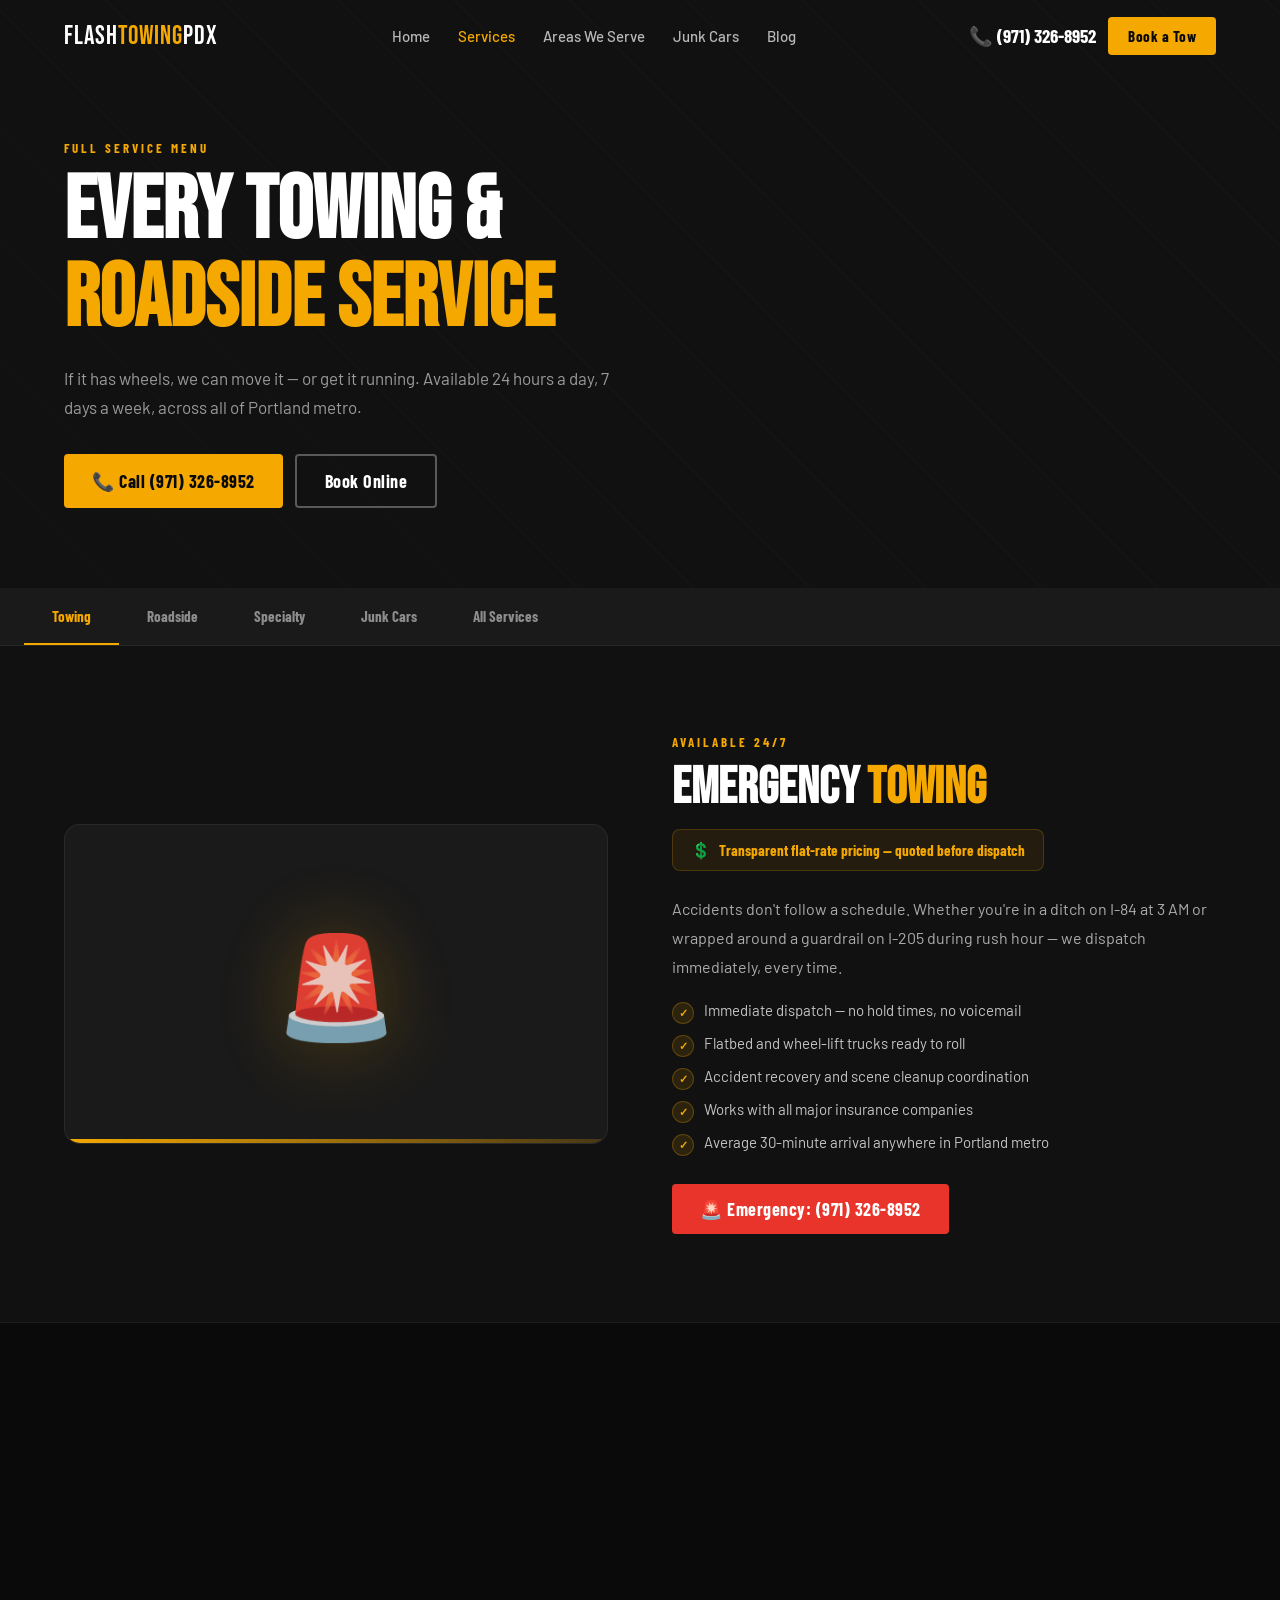
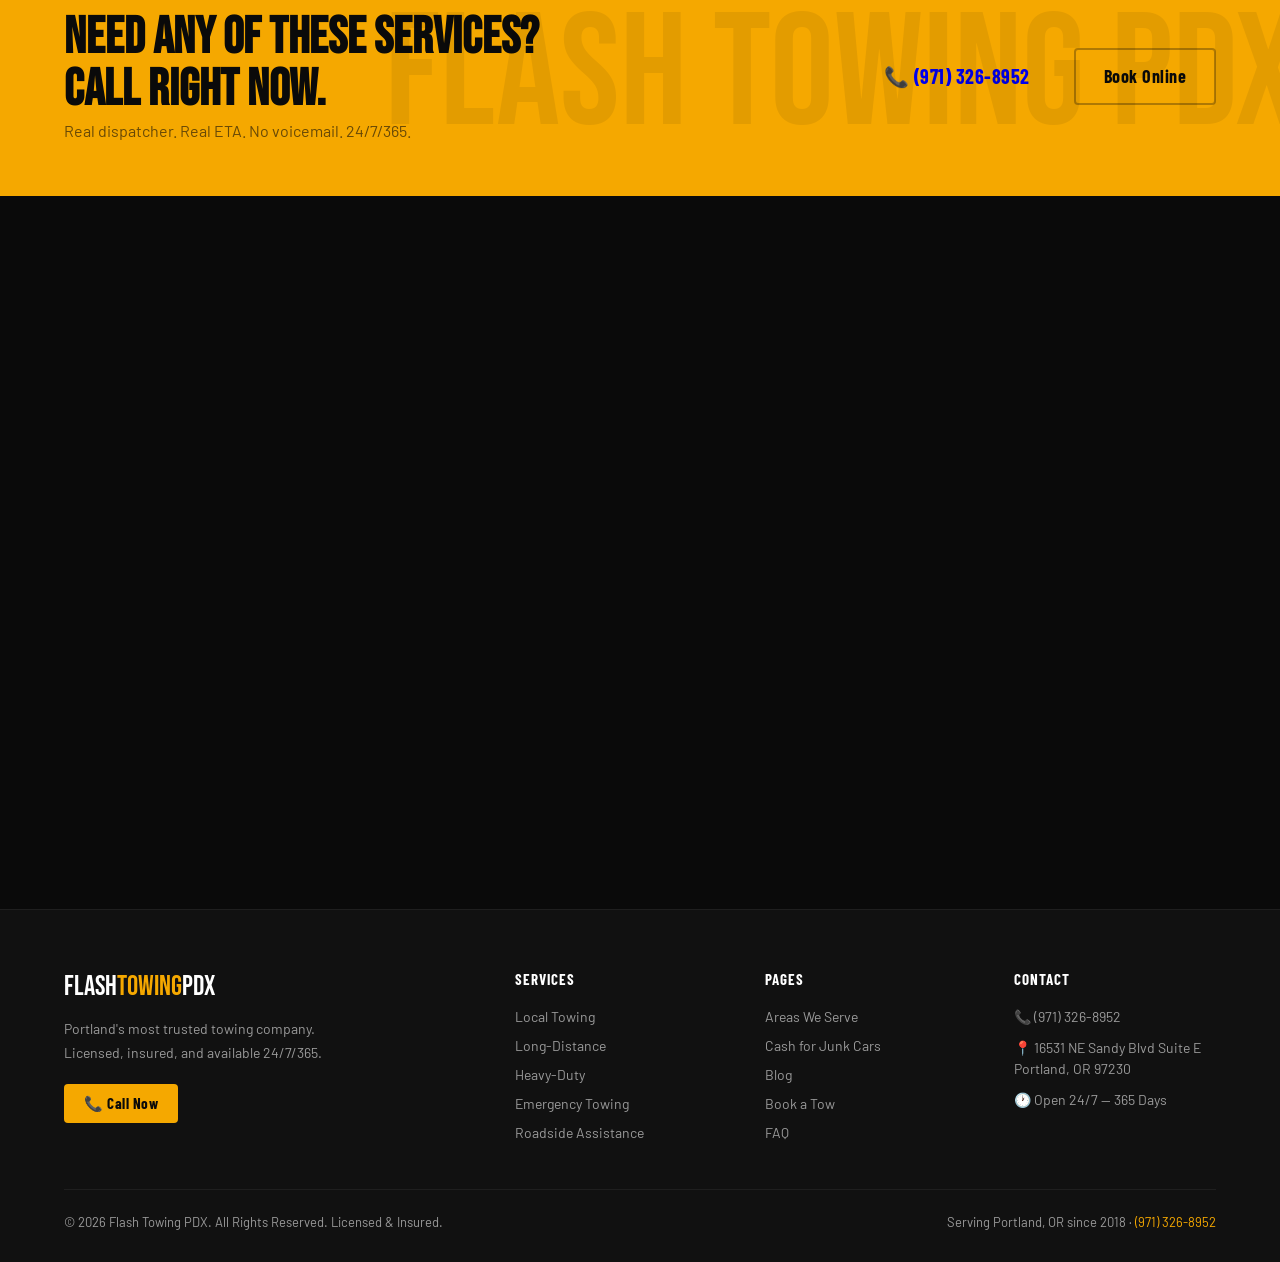
<file: services.html>
<!DOCTYPE html>
<html lang="en">
<head>
<meta charset="UTF-8">
<meta name="viewport" content="width=device-width, initial-scale=1.0">
<title>Towing Services Portland OR | Flash Towing PDX | 24/7 All Vehicle Types</title>
<meta name="description" content="Full towing and roadside service menu — local, long-distance, heavy-duty, motorcycle, jump start, lockout, fuel delivery, winch out, and cash for junk cars. (971) 326-8952.">
<link rel="stylesheet" href="shared.css">
<style>
/* ── PAGE HERO ── */
.page-hero{position:relative;padding:140px 0 80px;overflow:hidden;background:var(--dark2)}
.page-hero::before{content:'';position:absolute;inset:0;background:repeating-linear-gradient(45deg,transparent,transparent 80px,rgba(245,168,0,.015) 80px,rgba(245,168,0,.015) 82px)}
.page-hero-content{position:relative;z-index:2}

/* ── SERVICE CATEGORY TABS ── */
#cat-tabs{background:var(--dark3);border-bottom:1px solid rgba(255,255,255,.06);position:sticky;top:72px;z-index:100}
.tab-scroll{display:flex;overflow-x:auto;padding:0 24px;gap:0;scrollbar-width:none}
.tab-scroll::-webkit-scrollbar{display:none}
.tab-btn{padding:18px 28px;font-family:var(--ff-sub);font-size:15px;font-weight:700;color:rgba(255,255,255,.5);background:none;border:none;cursor:pointer;white-space:nowrap;transition:all .2s;border-bottom:3px solid transparent;position:relative;top:1px}
.tab-btn:hover{color:var(--white)}
.tab-btn.active{color:var(--gold);border-bottom-color:var(--gold)}

/* ── TOWING SECTION ── */
.svc-section{padding:80px 0;border-bottom:1px solid rgba(255,255,255,.05)}
.svc-section:last-of-type{border-bottom:none}
.svc-section:nth-child(even){background:var(--dark2)}
.svc-section:nth-child(odd){background:var(--dark)}
.svc-section-inner{display:grid;grid-template-columns:1fr 1fr;gap:64px;align-items:center}
.svc-section-inner.reverse{direction:rtl}
.svc-section-inner.reverse > *{direction:ltr}
.svc-visual{border-radius:16px;overflow:hidden;position:relative;background:var(--dark3);min-height:320px;display:flex;align-items:center;justify-content:center;border:1px solid rgba(255,255,255,.07)}
.svc-visual-emoji{font-size:100px;opacity:.9;filter:drop-shadow(0 0 40px rgba(245,168,0,.3))}
.svc-visual-accent{position:absolute;bottom:0;left:0;right:0;height:4px;background:linear-gradient(90deg,var(--gold),rgba(245,168,0,.2))}
.svc-detail{padding:8px 0}
.svc-detail h2{font-family:var(--ff-head);font-size:clamp(2.4rem,4vw,3.5rem);line-height:1;color:var(--white);margin-bottom:16px}
.svc-detail h2 span{color:var(--gold)}
.svc-detail p{font-size:16px;color:rgba(255,255,255,.65);line-height:1.8;margin-bottom:20px}
.svc-bullets{display:grid;gap:10px;margin-bottom:28px}
.svc-bullet{display:flex;align-items:flex-start;gap:10px;font-size:15px;color:rgba(255,255,255,.75)}
.svc-bullet::before{content:'✓';min-width:22px;height:22px;border-radius:50%;background:rgba(245,168,0,.12);border:1px solid rgba(245,168,0,.25);display:flex;align-items:center;justify-content:center;color:var(--gold);font-size:11px;font-weight:900;flex-shrink:0;margin-top:1px}
.svc-cta-row{display:flex;gap:12px;flex-wrap:wrap}
.price-tag{display:inline-flex;align-items:center;gap:8px;background:rgba(245,168,0,.08);border:1px solid rgba(245,168,0,.2);border-radius:8px;padding:10px 18px;font-family:var(--ff-sub);font-size:15px;font-weight:700;color:var(--gold);margin-bottom:24px}
.price-tag::before{content:'💲';font-size:16px}
@media(max-width:900px){.svc-section-inner{grid-template-columns:1fr;gap:40px}.svc-section-inner.reverse{direction:ltr}}
@media(max-width:600px){.svc-visual{min-height:200px}.svc-visual-emoji{font-size:72px}}

/* ── ALL SERVICES GRID (quick overview) ── */
#quick-grid{padding:80px 0;background:var(--dark3)}
.quick-grid-inner{display:grid;grid-template-columns:repeat(4,1fr);gap:1px;background:rgba(255,255,255,.06);margin-top:48px}
.qg-item{background:var(--dark4);padding:28px 20px;text-align:center;transition:background .2s;cursor:default;position:relative;overflow:hidden}
.qg-item::after{content:'';position:absolute;bottom:0;left:0;right:0;height:2px;background:var(--gold);transform:scaleX(0);transform-origin:left;transition:transform .3s}
.qg-item:hover{background:var(--dark3)}.qg-item:hover::after{transform:scaleX(1)}
.qg-icon{font-size:32px;margin-bottom:12px}
.qg-name{font-family:var(--ff-sub);font-size:16px;font-weight:700;color:var(--white);margin-bottom:6px}
.qg-avail{font-size:12px;color:var(--gold);font-weight:600}
@media(max-width:900px){.quick-grid-inner{grid-template-columns:repeat(2,1fr)}}
@media(max-width:500px){.quick-grid-inner{grid-template-columns:1fr}}

/* ── FAQ ── */
#svc-faq{padding:80px 0;background:var(--dark)}
.faq-list{max-width:760px;margin:48px auto 0;display:grid;gap:1px;background:rgba(255,255,255,.06)}
.faq-item{background:var(--dark2)}
.faq-q{width:100%;text-align:left;background:none;border:none;padding:22px 24px;display:flex;justify-content:space-between;align-items:center;font-family:var(--ff-sub);font-size:18px;font-weight:700;color:var(--white);cursor:pointer;gap:16px;transition:color .2s}
.faq-q:hover{color:var(--gold)}.faq-q .fi{font-size:20px;flex-shrink:0;transition:transform .3s;color:var(--gold)}
.faq-q.open .fi{transform:rotate(45deg)}
.faq-a{max-height:0;overflow:hidden;transition:max-height .35s ease}.faq-a.open{max-height:300px}
.faq-a-inner{padding:0 24px 22px;font-size:15px;color:var(--gray);line-height:1.7}
</style>
</head>
<body>

<!-- PAGE HERO -->
<div class="page-hero">
  <div class="container">
    <div class="page-hero-content">
      <span class="section-label">Full Service Menu</span>
      <h1 class="section-title" style="font-size:clamp(3rem,7vw,5.5rem)">Every Towing &amp;<br><span>Roadside Service</span></h1>
      <p class="section-sub">If it has wheels, we can move it — or get it running. Available 24 hours a day, 7 days a week, across all of Portland metro.</p>
      <div style="margin-top:32px;display:flex;gap:12px;flex-wrap:wrap">
        <a href="tel:9713268952" class="btn btn-gold">📞 Call (971) 326-8952</a>
        <a href="index.html#book" class="btn btn-outline">Book Online</a>
      </div>
    </div>
  </div>
</div>

<!-- CATEGORY TABS -->
<div id="cat-tabs">
  <div class="tab-scroll">
    <button class="tab-btn active" onclick="scrollTo('towing')">Towing</button>
    <button class="tab-btn" onclick="scrollTo('roadside')">Roadside</button>
    <button class="tab-btn" onclick="scrollTo('specialty')">Specialty</button>
    <button class="tab-btn" onclick="scrollTo('junk')">Junk Cars</button>
    <button class="tab-btn" onclick="scrollTo('quick-grid')">All Services</button>
  </div>
</div>

<!-- ════════════════════════════════════
     TOWING SERVICES
════════════════════════════════════ -->
<div id="towing"></div>

<!-- Emergency Towing -->
<section class="svc-section">
  <div class="container">
    <div class="svc-section-inner">
      <div class="svc-visual fade-up">
        <div class="svc-visual-emoji">🚨</div>
        <div class="svc-visual-accent"></div>
      </div>
      <div class="svc-detail fade-up" style="transition-delay:.1s">
        <span class="section-label">Available 24/7</span>
        <h2>Emergency <span>Towing</span></h2>
        <div class="price-tag">Transparent flat-rate pricing — quoted before dispatch</div>
        <p>Accidents don't follow a schedule. Whether you're in a ditch on I-84 at 3 AM or wrapped around a guardrail on I-205 during rush hour — we dispatch immediately, every time.</p>
        <div class="svc-bullets">
          <div class="svc-bullet">Immediate dispatch — no hold times, no voicemail</div>
          <div class="svc-bullet">Flatbed and wheel-lift trucks ready to roll</div>
          <div class="svc-bullet">Accident recovery and scene cleanup coordination</div>
          <div class="svc-bullet">Works with all major insurance companies</div>
          <div class="svc-bullet">Average 30-minute arrival anywhere in Portland metro</div>
        </div>
        <div class="svc-cta-row">
          <a href="tel:9713268952" class="btn btn-red" style="font-size:18px">🚨 Emergency: (971) 326-8952</a>
        </div>
      </div>
    </div>
  </div>
</section>

<!-- Local Towing -->
<section class="svc-section">
  <div class="container">
    <div class="svc-section-inner reverse">
      <div class="svc-visual fade-up">
        <div class="svc-visual-emoji">🚗</div>
        <div class="svc-visual-accent"></div>
      </div>
      <div class="svc-detail fade-up" style="transition-delay:.1s">
        <span class="section-label">Portland Metro</span>
        <h2>Local <span>Towing</span></h2>
        <div class="price-tag">Starting from a flat rate — no per-mile surprises</div>
        <p>Need your car moved from point A to point B anywhere in Portland metro? We handle hundreds of local tows every month — to shops, to homes, to dealerships.</p>
        <div class="svc-bullets">
          <div class="svc-bullet">Flatbed towing — safest method for all vehicles</div>
          <div class="svc-bullet">Wheel-lift available for tight urban spaces</div>
          <div class="svc-bullet">All makes and models — sedans, SUVs, trucks</div>
          <div class="svc-bullet">Dealership, shop, and home delivery</div>
          <div class="svc-bullet">Same quoted price from dispatch to drop-off</div>
        </div>
        <div class="svc-cta-row">
          <a href="tel:9713268952" class="btn btn-gold">Call for a Quote</a>
          <a href="index.html#book" class="btn btn-outline">Book Online</a>
        </div>
      </div>
    </div>
  </div>
</section>

<!-- Long-Distance -->
<section class="svc-section">
  <div class="container">
    <div class="svc-section-inner">
      <div class="svc-visual fade-up">
        <div class="svc-visual-emoji">🛣️</div>
        <div class="svc-visual-accent"></div>
      </div>
      <div class="svc-detail fade-up" style="transition-delay:.1s">
        <span class="section-label">Statewide &amp; Beyond</span>
        <h2>Long-Distance <span>Towing</span></h2>
        <div class="price-tag">Competitive flat-rate long-haul pricing</div>
        <p>Buying a car out of state? Moving across Oregon? Need your vehicle delivered from Seattle to Portland? We handle long-distance transport with the same care as local tows.</p>
        <div class="svc-bullets">
          <div class="svc-bullet">Statewide coverage across all of Oregon</div>
          <div class="svc-bullet">Interstate transport — WA, ID, CA and beyond</div>
          <div class="svc-bullet">Enclosed transport available for classic cars</div>
          <div class="svc-bullet">Door-to-door vehicle delivery service</div>
          <div class="svc-bullet">Real-time updates during transport</div>
        </div>
        <div class="svc-cta-row">
          <a href="tel:9713268952" class="btn btn-gold">Call for Long-Distance Quote</a>
        </div>
      </div>
    </div>
  </div>
</section>

<!-- Heavy-Duty -->
<section class="svc-section">
  <div class="container">
    <div class="svc-section-inner reverse">
      <div class="svc-visual fade-up">
        <div class="svc-visual-emoji">🚛</div>
        <div class="svc-visual-accent"></div>
      </div>
      <div class="svc-detail fade-up" style="transition-delay:.1s">
        <span class="section-label">Commercial Grade</span>
        <h2>Heavy-Duty <span>Towing</span></h2>
        <div class="price-tag">Commercial fleet pricing available</div>
        <p>Most tow companies can't touch a loaded semi or a 45-foot RV. We have the specialized heavy-duty wreckers and rotators that Portland's commercial operators rely on.</p>
        <div class="svc-bullets">
          <div class="svc-bullet">Semi-trucks, tractor-trailers, and big rigs</div>
          <div class="svc-bullet">Buses, coach vehicles, and transit equipment</div>
          <div class="svc-bullet">Large RVs, fifth-wheels, and motor coaches</div>
          <div class="svc-bullet">Construction equipment and farm machinery</div>
          <div class="svc-bullet">Rotator crane recovery for complex extractions</div>
          <div class="svc-bullet">Commercial fleet accounts with priority dispatch</div>
        </div>
        <div class="svc-cta-row">
          <a href="tel:9713268952" class="btn btn-gold">Call for Heavy-Duty Dispatch</a>
        </div>
      </div>
    </div>
  </div>
</section>

<!-- Medium-Duty -->
<section class="svc-section">
  <div class="container">
    <div class="svc-section-inner">
      <div class="svc-visual fade-up">
        <div class="svc-visual-emoji">📦</div>
        <div class="svc-visual-accent"></div>
      </div>
      <div class="svc-detail fade-up" style="transition-delay:.1s">
        <span class="section-label">Box Trucks &amp; Vans</span>
        <h2>Medium-Duty <span>Towing</span></h2>
        <div class="price-tag">Flat-rate pricing — no hidden charges</div>
        <p>Too big for a standard flatbed, too small for a heavy wrecker — medium-duty vehicles fall in a gap that most companies aren't equipped for. We are.</p>
        <div class="svc-bullets">
          <div class="svc-bullet">Box trucks and delivery vans up to 26,000 lbs GVW</div>
          <div class="svc-bullet">Passenger vans, shuttle buses, and sprinters</div>
          <div class="svc-bullet">Step vans and catering trucks</div>
          <div class="svc-bullet">Loaded cargo vehicles — no need to unload first</div>
          <div class="svc-bullet">Business fleet emergency response</div>
        </div>
        <div class="svc-cta-row">
          <a href="tel:9713268952" class="btn btn-gold">Call for Medium-Duty</a>
        </div>
      </div>
    </div>
  </div>
</section>

<!-- ════════════════════════════════════
     ROADSIDE SERVICES
════════════════════════════════════ -->
<div id="roadside"></div>

<!-- Jump Start -->
<section class="svc-section">
  <div class="container">
    <div class="svc-section-inner reverse">
      <div class="svc-visual fade-up">
        <div class="svc-visual-emoji">⚡</div>
        <div class="svc-visual-accent"></div>
      </div>
      <div class="svc-detail fade-up" style="transition-delay:.1s">
        <span class="section-label">Roadside Assistance</span>
        <h2>Jump <span>Start</span></h2>
        <div class="price-tag">Flat-rate jump start service — no tow required</div>
        <p>Dead battery is the number one reason Portland drivers call for roadside help. Our high-output commercial jump packs start virtually any vehicle — even diesel trucks and large SUVs.</p>
        <div class="svc-bullets">
          <div class="svc-bullet">Professional high-output jump packs — not jumper cables</div>
          <div class="svc-bullet">Works on all gas, diesel, and hybrid vehicles</div>
          <div class="svc-bullet">Battery health assessment included</div>
          <div class="svc-bullet">No risk of electrical system damage</div>
          <div class="svc-bullet">If the battery is dead beyond saving, towing available on the spot</div>
        </div>
        <div class="svc-cta-row">
          <a href="tel:9713268952" class="btn btn-gold">Call for Jump Start</a>
        </div>
      </div>
    </div>
  </div>
</section>

<!-- Fuel Delivery -->
<section class="svc-section">
  <div class="container">
    <div class="svc-section-inner">
      <div class="svc-visual fade-up">
        <div class="svc-visual-emoji">⛽</div>
        <div class="svc-visual-accent"></div>
      </div>
      <div class="svc-detail fade-up" style="transition-delay:.1s">
        <span class="section-label">Roadside Assistance</span>
        <h2>Fuel <span>Delivery</span></h2>
        <div class="price-tag">Fuel cost + flat service fee — no gouging</div>
        <p>Running out of gas happens to everyone. We bring enough fuel to get you to the nearest station safely — no need to walk or wait for a friend.</p>
        <div class="svc-bullets">
          <div class="svc-bullet">Regular gasoline and diesel available</div>
          <div class="svc-bullet">Enough delivered to reach the nearest station</div>
          <div class="svc-bullet">Exact fuel cost charged at current pump prices</div>
          <div class="svc-bullet">Available across all of Portland metro, 24/7</div>
          <div class="svc-bullet">No judgment — we've all been there</div>
        </div>
        <div class="svc-cta-row">
          <a href="tel:9713268952" class="btn btn-gold">Call for Fuel Delivery</a>
        </div>
      </div>
    </div>
  </div>
</section>

<!-- Tire Change -->
<section class="svc-section">
  <div class="container">
    <div class="svc-section-inner reverse">
      <div class="svc-visual fade-up">
        <div class="svc-visual-emoji">🔧</div>
        <div class="svc-visual-accent"></div>
      </div>
      <div class="svc-detail fade-up" style="transition-delay:.1s">
        <span class="section-label">Roadside Assistance</span>
        <h2>Flat Tire <span>Change</span></h2>
        <div class="price-tag">Flat rate — spare installation or towing if no spare</div>
        <p>Changing a tire on a Portland freeway shoulder is dangerous. Let us do it safely. We mount your spare quickly and get you back on the road — or tow you to the nearest shop if the spare isn't an option.</p>
        <div class="svc-bullets">
          <div class="svc-bullet">Professional roadside tire mounting</div>
          <div class="svc-bullet">Works with any spare — full-size, donut, or run-flat</div>
          <div class="svc-bullet">Lug nut torque verified with calibrated tools</div>
          <div class="svc-bullet">No spare? We tow you to the nearest tire shop</div>
          <div class="svc-bullet">Faster and safer than doing it yourself on a busy road</div>
        </div>
        <div class="svc-cta-row">
          <a href="tel:9713268952" class="btn btn-gold">Call for Tire Change</a>
        </div>
      </div>
    </div>
  </div>
</section>

<!-- Lockout -->
<section class="svc-section">
  <div class="container">
    <div class="svc-section-inner">
      <div class="svc-visual fade-up">
        <div class="svc-visual-emoji">🔑</div>
        <div class="svc-visual-accent"></div>
      </div>
      <div class="svc-detail fade-up" style="transition-delay:.1s">
        <span class="section-label">Roadside Assistance</span>
        <h2>Lockout <span>Service</span></h2>
        <div class="price-tag">Flat lockout rate — no damage, guaranteed</div>
        <p>Locked your keys inside? Left them in the ignition? Broken key in the lock? Our technicians use professional slim-jim and air wedge tools to get you in quickly — zero damage to your car or door seals.</p>
        <div class="svc-bullets">
          <div class="svc-bullet">Professional slim-jim and air wedge tools</div>
          <div class="svc-bullet">Works on virtually all car makes and models</div>
          <div class="svc-bullet">No damage to door frames, seals, or paint</div>
          <div class="svc-bullet">Keys locked in trunk — we handle that too</div>
          <div class="svc-bullet">Usually resolved in under 10 minutes</div>
        </div>
        <div class="svc-cta-row">
          <a href="tel:9713268952" class="btn btn-gold">Call for Lockout Service</a>
        </div>
      </div>
    </div>
  </div>
</section>

<!-- Winch Out -->
<section class="svc-section">
  <div class="container">
    <div class="svc-section-inner reverse">
      <div class="svc-visual fade-up">
        <div class="svc-visual-emoji">🪝</div>
        <div class="svc-visual-accent"></div>
      </div>
      <div class="svc-detail fade-up" style="transition-delay:.1s">
        <span class="section-label">Recovery Service</span>
        <h2>Winch <span>Out</span></h2>
        <div class="price-tag">Recovery-based pricing — assessed on arrival</div>
        <p>Slid off the road in an Oregon rain? Buried in mud on a forest service road? Stuck in a ditch on Highway 26? Our powerful winch trucks can pull any vehicle back to solid ground.</p>
        <div class="svc-bullets">
          <div class="svc-bullet">Mud, snow, ditch, and off-road recovery</div>
          <div class="svc-bullet">High-capacity winches for SUVs and trucks</div>
          <div class="svc-bullet">Soft straps used to protect your frame and bumpers</div>
          <div class="svc-bullet">Vehicle inspected after recovery before you drive away</div>
          <div class="svc-bullet">If damage is found, towing arranged immediately</div>
        </div>
        <div class="svc-cta-row">
          <a href="tel:9713268952" class="btn btn-gold">Call for Winch-Out Recovery</a>
        </div>
      </div>
    </div>
  </div>
</section>

<!-- ════════════════════════════════════
     SPECIALTY SERVICES
════════════════════════════════════ -->
<div id="specialty"></div>

<!-- Motorcycle -->
<section class="svc-section">
  <div class="container">
    <div class="svc-section-inner">
      <div class="svc-visual fade-up">
        <div class="svc-visual-emoji">🏍️</div>
        <div class="svc-visual-accent"></div>
      </div>
      <div class="svc-detail fade-up" style="transition-delay:.1s">
        <span class="section-label">Specialty Towing</span>
        <h2>Motorcycle <span>Towing</span></h2>
        <div class="price-tag">Flat motorcycle towing rate — any bike, any condition</div>
        <p>Most standard tow trucks are not equipped to move motorcycles safely. We have dedicated motorcycle carriers with soft tie-down straps, chocks, and padded surfaces — your bike arrives exactly as we found it.</p>
        <div class="svc-bullets">
          <div class="svc-bullet">Dedicated motorcycle flatbeds with wheel chocks</div>
          <div class="svc-bullet">Soft nylon straps — no scratches to fairings or chrome</div>
          <div class="svc-bullet">Sport bikes, cruisers, tourers, dirt bikes, and trikes</div>
          <div class="svc-bullet">Laid-down bike recovery — we've done hundreds</div>
          <div class="svc-bullet">Transport to any dealer, shop, or home location</div>
        </div>
        <div class="svc-cta-row">
          <a href="tel:9713268952" class="btn btn-gold">Call for Motorcycle Towing</a>
        </div>
      </div>
    </div>
  </div>
</section>

<!-- ════════════════════════════════════
     JUNK CARS
════════════════════════════════════ -->
<div id="junk"></div>

<!-- Cash for Junk Cars -->
<section class="svc-section" style="background:var(--dark2)">
  <div class="container">
    <div class="svc-section-inner reverse">
      <div class="svc-visual fade-up" style="background:linear-gradient(135deg,#1a0800,#0d0400);border-color:rgba(245,168,0,.15)">
        <div class="svc-visual-emoji">💰</div>
        <div class="svc-visual-accent"></div>
      </div>
      <div class="svc-detail fade-up" style="transition-delay:.1s">
        <span class="section-label">Cash in Your Pocket</span>
        <h2>Cash for <span>Junk Cars</span></h2>
        <div class="price-tag">Up to $10,000 paid — offer locked before we arrive</div>
        <p>Got a car you don't want anymore? Running or not, wrecked, flooded, or just old — we pay top dollar, handle all the paperwork, and tow it away for free.</p>
        <div class="svc-bullets">
          <div class="svc-bullet">Any make, model, or condition accepted</div>
          <div class="svc-bullet">Free towing — we come to you anywhere in Portland metro</div>
          <div class="svc-bullet">DMV title transfer handled completely by us</div>
          <div class="svc-bullet">Offer never decreases at pickup — it's guaranteed</div>
          <div class="svc-bullet">Same-day pickup in most cases</div>
          <div class="svc-bullet">Higher payouts than salvage yards and online buyers</div>
        </div>
        <div class="svc-cta-row">
          <a href="junk-car.html" class="btn btn-gold" style="font-size:18px">Get Free Junk Car Offer →</a>
          <a href="tel:9713268952" class="btn btn-outline">Call for Quote</a>
        </div>
      </div>
    </div>
  </div>
</section>

<!-- ════════════════════════════════════
     ALL SERVICES QUICK GRID
════════════════════════════════════ -->
<section id="quick-grid">
  <div class="container">
    <div style="text-align:center" class="fade-up">
      <span class="section-label">Full Service Menu</span>
      <h2 class="section-title">All Services at a <span>Glance</span></h2>
      <p class="section-sub" style="margin:0 auto">One call handles it all — (971) 326-8952, available 24/7.</p>
    </div>
    <div class="quick-grid-inner fade-up">
      <div class="qg-item"><div class="qg-icon">🚨</div><div class="qg-name">Emergency Towing</div><div class="qg-avail">24/7 Immediate</div></div>
      <div class="qg-item"><div class="qg-icon">🚗</div><div class="qg-name">Local Towing</div><div class="qg-avail">Portland Metro</div></div>
      <div class="qg-item"><div class="qg-icon">🛣️</div><div class="qg-name">Long-Distance</div><div class="qg-avail">Statewide + Beyond</div></div>
      <div class="qg-item"><div class="qg-icon">🚛</div><div class="qg-name">Heavy-Duty Towing</div><div class="qg-avail">Semis &amp; RVs</div></div>
      <div class="qg-item"><div class="qg-icon">📦</div><div class="qg-name">Medium-Duty</div><div class="qg-avail">Box Trucks &amp; Vans</div></div>
      <div class="qg-item"><div class="qg-icon">🏍️</div><div class="qg-name">Motorcycle Towing</div><div class="qg-avail">All Bike Types</div></div>
      <div class="qg-item"><div class="qg-icon">⚡</div><div class="qg-name">Jump Start</div><div class="qg-avail">Any Vehicle</div></div>
      <div class="qg-item"><div class="qg-icon">⛽</div><div class="qg-name">Fuel Delivery</div><div class="qg-avail">Gas &amp; Diesel</div></div>
      <div class="qg-item"><div class="qg-icon">🔧</div><div class="qg-name">Tire Change</div><div class="qg-avail">Roadside Install</div></div>
      <div class="qg-item"><div class="qg-icon">🔑</div><div class="qg-name">Lockout Service</div><div class="qg-avail">No Damage Guarantee</div></div>
      <div class="qg-item"><div class="qg-icon">🪝</div><div class="qg-name">Winch Out</div><div class="qg-avail">Off-Road Recovery</div></div>
      <div class="qg-item"><div class="qg-icon">💰</div><div class="qg-name">Cash for Junk Cars</div><div class="qg-avail">Any Condition</div></div>
    </div>
  </div>
</section>

<!-- CTA Strip -->
<div style="background:var(--gold);padding:56px 0;position:relative;overflow:hidden">
  <div style="position:absolute;font-family:var(--ff-head);font-size:10rem;color:rgba(0,0,0,.07);right:-20px;top:50%;transform:translateY(-50%);white-space:nowrap;pointer-events:none">FLASH TOWING PDX</div>
  <div class="container">
    <div style="display:flex;align-items:center;justify-content:space-between;gap:24px;flex-wrap:wrap">
      <div>
        <h2 style="font-family:var(--ff-head);font-size:clamp(2rem,4vw,3.2rem);color:var(--dark);line-height:1">Need Any of These Services?<br>Call Right Now.</h2>
        <p style="font-size:16px;color:rgba(10,10,10,.6);margin-top:6px">Real dispatcher. Real ETA. No voicemail. 24/7/365.</p>
      </div>
      <div style="display:flex;gap:12px;flex-wrap:wrap">
        <a href="tel:9713268952" class="btn btn-dark" style="font-size:20px;padding:16px 32px">📞 (971) 326-8952</a>
        <a href="index.html#book" class="btn btn-outline" style="border-color:rgba(10,10,10,.3);color:var(--dark)">Book Online</a>
      </div>
    </div>
  </div>
</div>

<!-- FAQ -->
<section id="svc-faq">
  <div class="container">
    <div style="text-align:center" class="fade-up">
      <span class="section-label">Service FAQ</span>
      <h2 class="section-title">Common <span>Questions</span></h2>
    </div>
    <div class="faq-list fade-up">
      <div class="faq-item"><button class="faq-q" onclick="tFaq(this)">Do you provide quotes before dispatching? <span class="fi">+</span></button><div class="faq-a"><div class="faq-a-inner">Yes — always. We give you a clear flat-rate quote before we send anyone out. The price we quote is the price you pay. No surprise charges when we arrive.</div></div></div>
      <div class="faq-item"><button class="faq-q" onclick="tFaq(this)">What's the difference between flatbed and wheel-lift towing? <span class="fi">+</span></button><div class="faq-a"><div class="faq-a-inner">Flatbed towing lifts your entire vehicle onto a flat platform — safest for all-wheel-drive, low-clearance, and damaged vehicles. Wheel-lift holds your car by two wheels. We recommend flatbed for most situations and always use it for AWD vehicles.</div></div></div>
      <div class="faq-item"><button class="faq-q" onclick="tFaq(this)">Can you tow my car if I don't have the keys? <span class="fi">+</span></button><div class="faq-a"><div class="faq-a-inner">Yes. We can tow vehicles without keys using our flatbed. If it's a lockout situation (keys inside), we can open the car first. If the vehicle needs to be in neutral to tow, our drivers know how to handle this for most makes and models.</div></div></div>
      <div class="faq-item"><button class="faq-q" onclick="tFaq(this)">Does my insurance cover towing? <span class="fi">+</span></button><div class="faq-a"><div class="faq-a-inner">Many auto insurance policies include roadside assistance or towing coverage. Call your insurer after you've called us — we work directly with all major carriers. We provide receipts for reimbursement claims.</div></div></div>
      <div class="faq-item"><button class="faq-q" onclick="tFaq(this)">How do you handle AWD or 4WD vehicles? <span class="fi">+</span></button><div class="faq-a"><div class="faq-a-inner">All-wheel-drive and 4WD vehicles must be transported on a flatbed with all four wheels off the ground — otherwise serious drivetrain damage can occur. We always use flatbeds for AWD/4WD vehicles at no extra charge.</div></div></div>
      <div class="faq-item"><button class="faq-q" onclick="tFaq(this)">What payment methods do you accept? <span class="fi">+</span></button><div class="faq-a"><div class="faq-a-inner">We accept cash, all major credit and debit cards, Venmo, Zelle, and Apple Pay. Payment is collected after the service is completed — never upfront. We provide a receipt for every transaction.</div></div></div>
    </div>
  </div>
</section>

<script src="shared.js"></script>
<script>
initShared('Services');

function scrollTo(id) {
  const el = document.getElementById(id);
  if (!el) return;
  const offset = el.getBoundingClientRect().top + window.scrollY - 140;
  window.scrollTo({ top: offset, behavior: 'smooth' });
  document.querySelectorAll('.tab-btn').forEach(b => b.classList.remove('active'));
  event.target.classList.add('active');
}

function tFaq(btn) {
  btn.classList.toggle('open');
  btn.nextElementSibling.classList.toggle('open');
}

// Auto-highlight active tab on scroll
const sections = ['towing','roadside','specialty','junk','quick-grid'];
const tabBtns = document.querySelectorAll('.tab-btn');
window.addEventListener('scroll', () => {
  let current = 'towing';
  sections.forEach(id => {
    const el = document.getElementById(id);
    if (el && el.getBoundingClientRect().top < 200) current = id;
  });
  tabBtns.forEach((btn, i) => {
    btn.classList.toggle('active', sections[i] === current || (current === 'quick-grid' && i === 4));
  });
}, { passive: true });
</script>
</body>
</html>
</file>
<file: shared.css>
/* ═══════════════════════════════════════════════════
   FLASH TOWING PDX — SHARED STYLES
═══════════════════════════════════════════════════ */
@import url('https://fonts.googleapis.com/css2?family=Bebas+Neue&family=Barlow:wght@400;500;600;700&family=Barlow+Condensed:wght@700;800&display=swap');

*,*::before,*::after{box-sizing:border-box;margin:0;padding:0}
:root{
  --gold:#F5A800;--gold-dark:#C88600;--red:#E8342A;
  --dark:#0A0A0A;--dark2:#111111;--dark3:#1A1A1A;--dark4:#222222;
  --white:#FFFFFF;--gray:#9A9A9A;--light:#F2F2F2;
  --ff-head:'Bebas Neue',sans-serif;
  --ff-sub:'Barlow Condensed',sans-serif;
  --ff-body:'Barlow',sans-serif;
}
html{scroll-behavior:smooth}
body{background:var(--dark);color:var(--white);font-family:var(--ff-body);overflow-x:hidden}
::-webkit-scrollbar{width:4px}
::-webkit-scrollbar-track{background:var(--dark2)}
::-webkit-scrollbar-thumb{background:var(--gold)}

/* UTILITIES */
.container{width:100%;max-width:1200px;margin:0 auto;padding:0 24px}
.btn{display:inline-flex;align-items:center;gap:8px;padding:14px 28px;border-radius:4px;font-family:var(--ff-sub);font-size:18px;font-weight:700;letter-spacing:.5px;text-decoration:none;cursor:pointer;border:none;transition:all .2s;white-space:nowrap}
.btn-gold{background:var(--gold);color:var(--dark)}
.btn-gold:hover{background:var(--gold-dark);transform:translateY(-1px);box-shadow:0 8px 24px rgba(245,168,0,.35)}
.btn-outline{background:transparent;color:var(--white);border:2px solid rgba(255,255,255,.3)}
.btn-outline:hover{border-color:var(--gold);color:var(--gold)}
.btn-red{background:var(--red);color:var(--white)}
.btn-red:hover{background:#c62b22;transform:translateY(-1px);box-shadow:0 8px 24px rgba(232,52,42,.4)}
.section-label{font-family:var(--ff-sub);font-size:13px;font-weight:700;letter-spacing:3px;text-transform:uppercase;color:var(--gold);margin-bottom:12px;display:block}
.section-title{font-family:var(--ff-head);font-size:clamp(2.6rem,5vw,4rem);line-height:1;color:var(--white);margin-bottom:20px}
.section-title span{color:var(--gold)}
.section-sub{font-size:17px;color:var(--gray);max-width:560px;line-height:1.7}
.fade-up{opacity:0;transform:translateY(30px);transition:opacity .6s ease,transform .6s ease}
.fade-up.visible{opacity:1;transform:translateY(0)}

/* NAVBAR */
#navbar{position:fixed;top:0;left:0;right:0;z-index:1000;transition:all .3s}
#navbar.scrolled{background:rgba(10,10,10,.97);backdrop-filter:blur(12px);border-bottom:1px solid rgba(255,255,255,.06);box-shadow:0 4px 30px rgba(0,0,0,.5)}
.nav-inner{display:flex;align-items:center;justify-content:space-between;height:72px}
.nav-logo{font-family:var(--ff-head);font-size:26px;color:var(--white);text-decoration:none;letter-spacing:1px}
.nav-logo span{color:var(--gold)}
.nav-links{display:flex;align-items:center;gap:28px}
.nav-links a{color:rgba(255,255,255,.7);text-decoration:none;font-size:15px;font-weight:500;transition:color .2s}
.nav-links a:hover,.nav-links a.active{color:var(--gold)}
.nav-phone{display:flex;align-items:center;gap:8px;font-family:var(--ff-sub);font-size:19px;font-weight:700;color:var(--white);text-decoration:none;transition:color .2s}
.nav-phone:hover{color:var(--gold)}
.nav-cta{display:flex;align-items:center;gap:12px}
#menu-btn{display:none;background:none;border:none;cursor:pointer;padding:4px}
#menu-btn span{display:block;width:24px;height:2px;background:var(--white);margin:5px 0;transition:all .3s}
#mobile-menu{display:none;position:fixed;inset:0;top:72px;background:var(--dark2);z-index:999;padding:32px 24px;flex-direction:column;gap:0}
#mobile-menu.open{display:flex}
#mobile-menu a{display:block;padding:18px 0;font-size:22px;font-family:var(--ff-sub);font-weight:700;color:var(--white);text-decoration:none;border-bottom:1px solid rgba(255,255,255,.07);transition:color .2s}
#mobile-menu a:hover{color:var(--gold)}
#mobile-menu .mob-cta{margin-top:24px;display:flex;flex-direction:column;gap:12px}
@media(max-width:900px){.nav-links,.nav-phone{display:none}#menu-btn{display:block}}

/* FOOTER */
#footer{background:var(--dark2);border-top:1px solid rgba(255,255,255,.06);padding:60px 0 32px}
.footer-grid{display:grid;grid-template-columns:2fr 1fr 1fr 1fr;gap:48px;margin-bottom:48px}
.footer-brand .logo{font-family:var(--ff-head);font-size:28px;color:var(--white);margin-bottom:14px;display:block;text-decoration:none}
.footer-brand .logo span{color:var(--gold)}
.footer-brand p{font-size:14px;color:var(--gray);line-height:1.7;max-width:300px}
.footer-col h4{font-family:var(--ff-sub);font-size:15px;font-weight:700;letter-spacing:1px;text-transform:uppercase;color:var(--white);margin-bottom:18px}
.footer-col ul{list-style:none;display:grid;gap:10px}
.footer-col ul li a{font-size:14px;color:var(--gray);text-decoration:none;transition:color .2s}
.footer-col ul li a:hover{color:var(--gold)}
.footer-contact a{font-size:14px;color:var(--gray);text-decoration:none;display:flex;align-items:flex-start;gap:8px;line-height:1.5;transition:color .2s;margin-bottom:10px}
.footer-contact a:hover{color:var(--gold)}
.footer-bottom{border-top:1px solid rgba(255,255,255,.06);padding-top:24px;display:flex;justify-content:space-between;align-items:center;flex-wrap:wrap;gap:12px}
.footer-bottom p{font-size:13px;color:var(--gray)}
.footer-bottom a{color:var(--gold);text-decoration:none}
@media(max-width:800px){.footer-grid{grid-template-columns:1fr 1fr}.footer-brand{grid-column:1/-1}}
@media(max-width:500px){.footer-grid{grid-template-columns:1fr}}

/* STICKY BAR */
#sticky-bar{display:none;position:fixed;bottom:0;left:0;right:0;z-index:999;grid-template-columns:1fr 1fr}
#sticky-bar a{display:flex;align-items:center;justify-content:center;gap:8px;padding:16px;font-family:var(--ff-sub);font-size:17px;font-weight:700;text-decoration:none;transition:opacity .2s}
#sticky-bar .s-call{background:var(--red);color:var(--white)}
#sticky-bar .s-book{background:var(--gold);color:var(--dark)}
@media(max-width:768px){#sticky-bar{display:grid}body{padding-bottom:56px}}

/* PAGE HERO (inner pages) */
.page-hero{padding:140px 0 80px;position:relative;overflow:hidden;background:var(--dark2)}
.page-hero::before{content:'';position:absolute;inset:0;background:repeating-linear-gradient(45deg,transparent,transparent 80px,rgba(245,168,0,.015) 80px,rgba(245,168,0,.015) 82px)}
.page-hero-content{position:relative;z-index:2}
</file>
